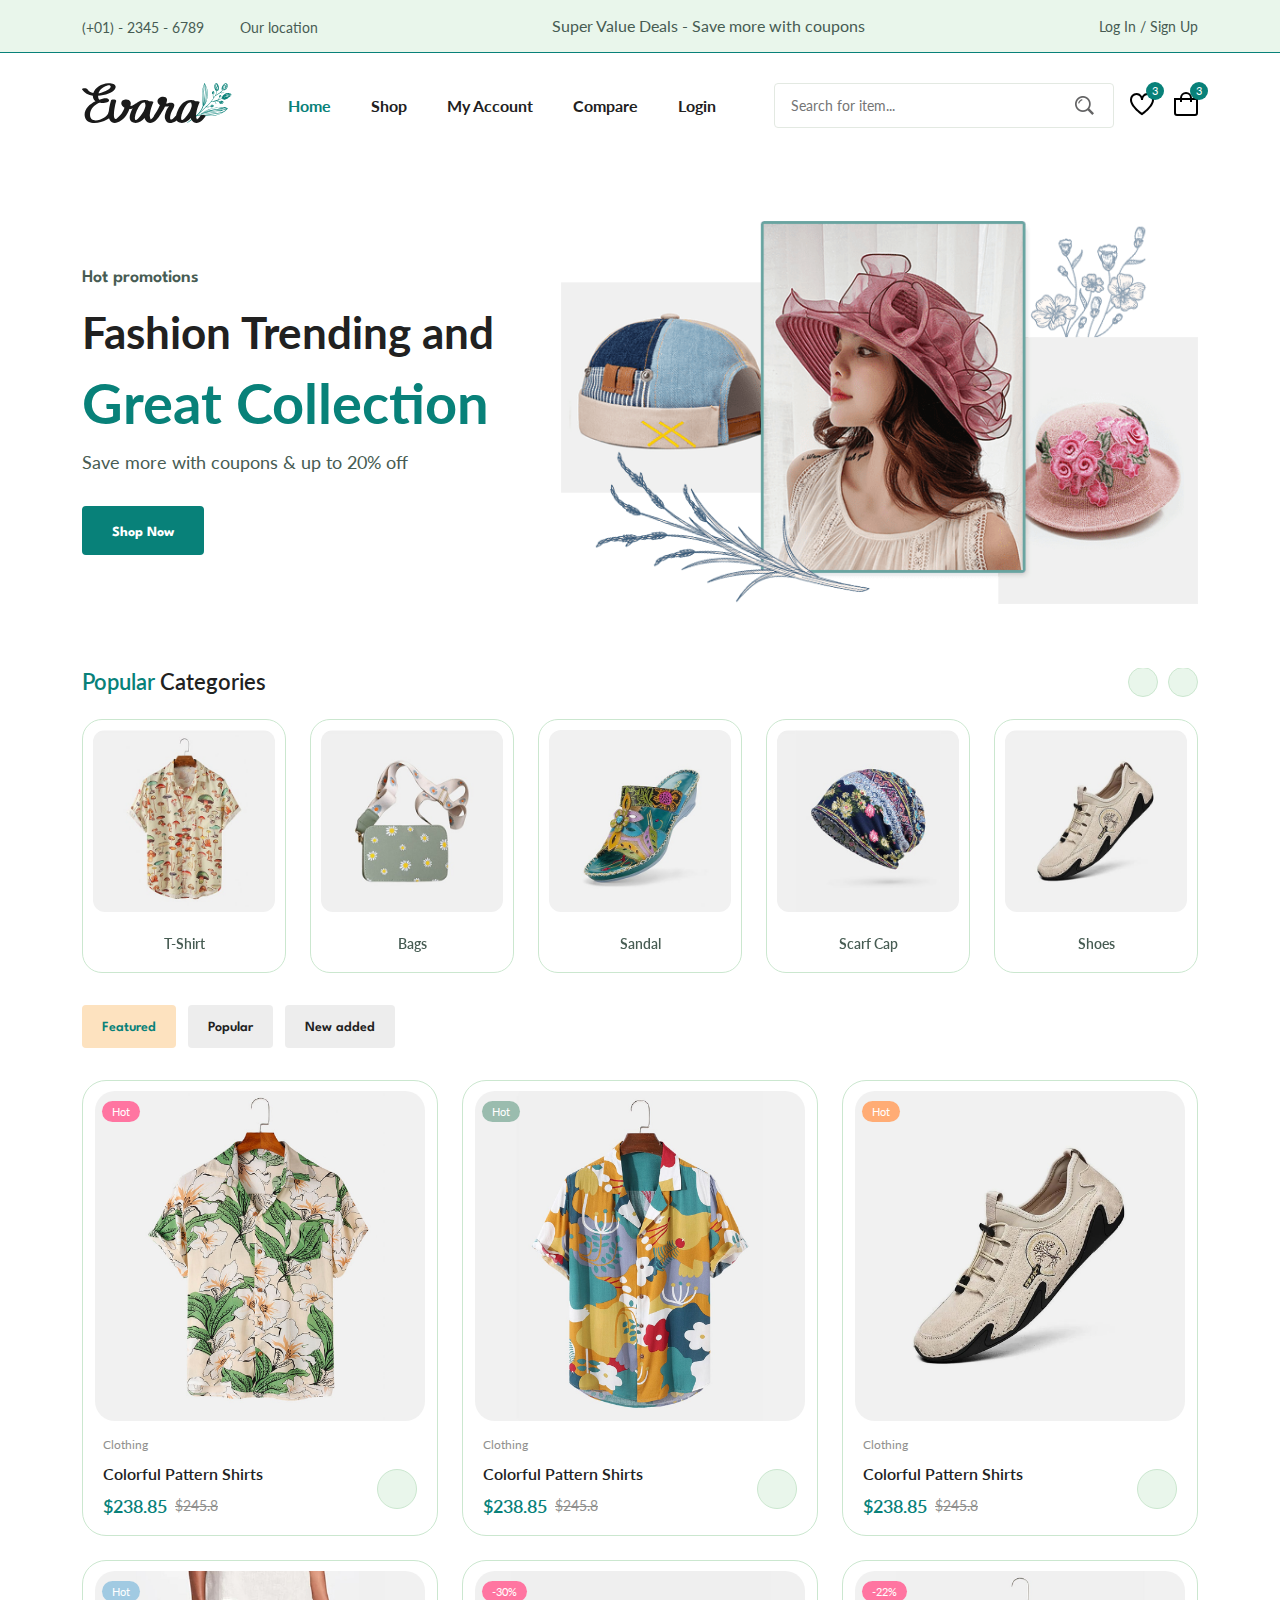
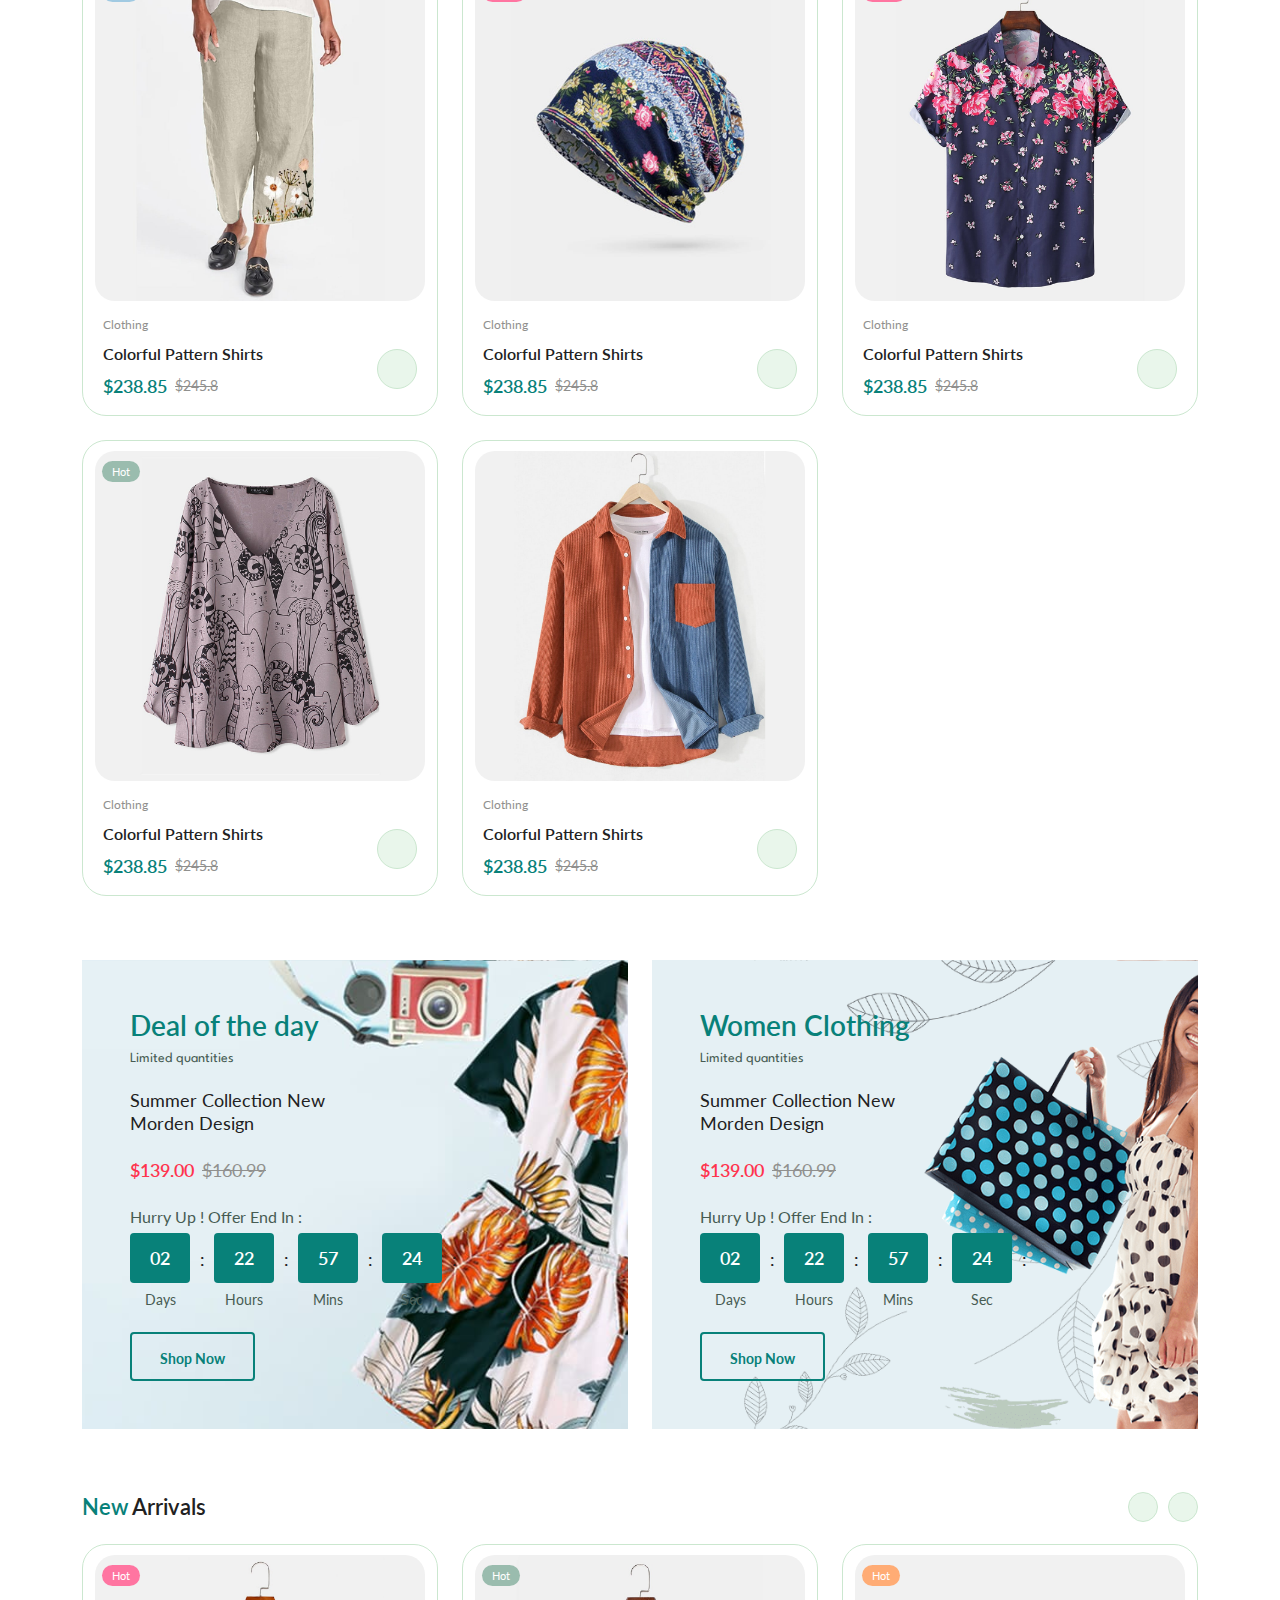
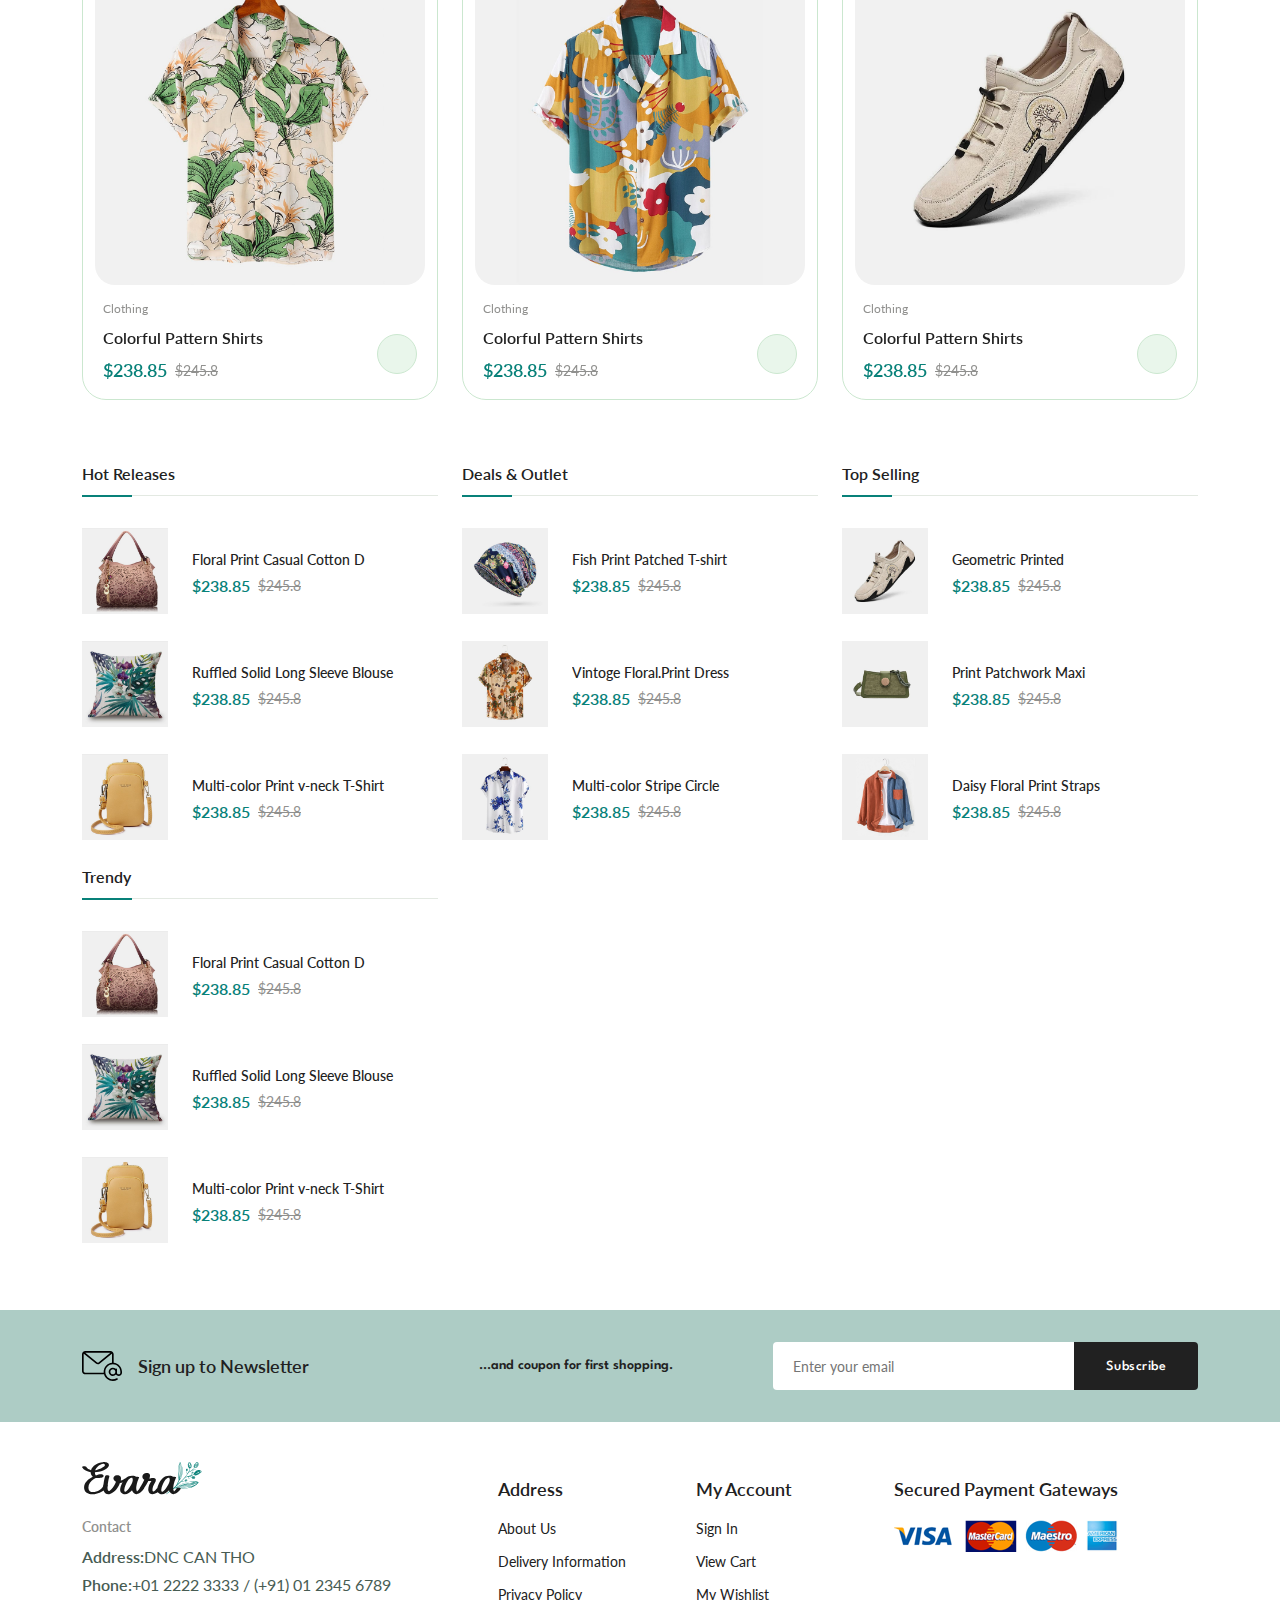
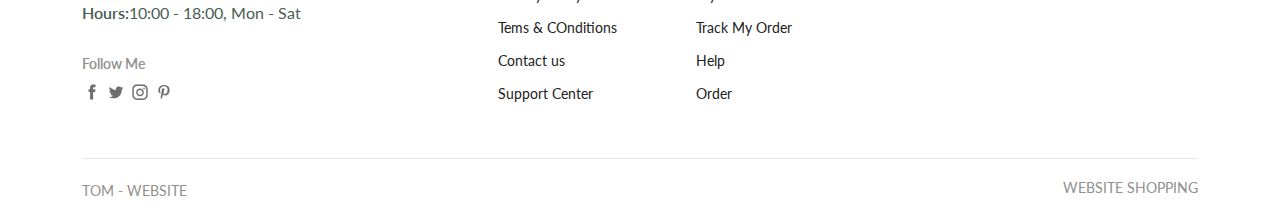
<file: index.html>
<!DOCTYPE html>
<html lang="en">
  <head>
    <meta charset="UTF-8" />
    <meta name="viewport" content="width=device-width, initial-scale=1.0" />

    <!--=============== FLATICON ===============-->
    <link rel="stylesheet" href="https://cdn-uicons.flaticon.com/uicons-regular-straight/css/uicons-regular-straight.css" />

    <!--=============== SWIPER CSS ===============-->
    <link
    rel="stylesheet"
    href="https://cdn.jsdelivr.net/npm/swiper@11/swiper-bundle.min.css"
  />

    <!--=============== CSS ===============-->
    <link rel="stylesheet" href="assets/css/styles.css" />

    <title>Website-shopping</title>
  </head>
  <body>



    <!--=============== HEADER ===============-->
    <header class="header">
      <div class="header__top">
        <div class="header__container container">
          <div class="header__contact">
            <span>(+01) - 2345 - 6789</span>
            <span>Our location</span>
          </div>
          <p class="header_alert-news">
            Super Value Deals - Save more with coupons
          </p>

          <a href="login-register.html" class="header__top-action">
            Log In / Sign Up
          </a>
        </div>
      </div>


      <nav class="nav container">
        <a href="index.html" class="nav__logo">
          <img src="assets/img/logo.svg" alt="" class="nav__logo-img">
        </a>
        <div class="nav__menu" id="nav-menu">
          <!--create when code done do here-->
          <div class="nav__menu-top">
            <a href="index.html" class="nav__menu-logo">
              <img src="assets/img/logo.svg" alt="">
            </a>

            <div class="nav__close" id="nav-close">
              <i class="fi fi-rs-cross-small"></i>
            </div>
          </div>
          <!---->
          <ul class="nav__list">

               <li class="nav__item">
                <a href="index.html" class="nav__link active-link">Home</a>
               </li>

               <li class="nav__item">
                <a href="shop.html" class="nav__link">Shop</a>
               </li>

               <li class="nav__item">
                <a href="accounts.html" class="nav__link">My Account</a>
               </li>

               <li class="nav__item">
                <a href="compare.html" class="nav__link">Compare</a>
               </li>

               <li class="nav__item">
                <a href="login-register.html" class="nav__link">Login</a>
               </li>

          </ul>
          <div class="header__search">
            <input type="text" placeholder="Search for item..." 
            class="form__input"/>
            <button class="search__btn">
              <img src="assets/img/search.png" alt="">
            </button>
          </div>
        </div>

   <div class="header__user-actions">

      <a href="wishlist.html" class="header__action-btn">
        <img src="assets/img/icon-heart.svg" alt="">
        <span class="count">3</span>
      </a>

      <a href="cart.html" class="header__action-btn">
        <img src="assets/img/icon-cart.svg" alt="">
        <span class="count">3</span>
      </a>

      <!--create after when code done-->
      <div class="header__action-btn nav__toggle" id="nav-toggle">
        <img src="assets/img/menu-burger.svg" alt="">
      </div>
      <!---->
    </div>
      </nav>
    </header>




    <!--=============== MAIN ===============-->
    <main class="main">
      <!--=============== HOME ===============-->
      <section class="home section--lg">
        <div class="home__container container grid">
          <div class="home__content">
            <span class="home__subtitle">Hot promotions</span>
            <h1 class="home__title">
              Fashion Trending and <span>Great Collection</span>
            </h1>
            <p class="home__description">
              Save more with coupons & up to 20% off
            </p>
            <a href="" class="btn">Shop Now</a>
          </div>
          <img src="assets/img/home-img.png" alt="" class="home__img">
        </div>
      </section>

      <!--=============== CATEGORIES ===============-->
      <section class="categories container seciton">
        <h3 class="section__title"><span>Popular</span> Categories</h3>
        <div class="categories__container swiper">
          <div class="swiper-wrapper">
            <!--product -->
            <a href="" class="category__item swiper-slide">
              <img src="assets/img/category-1.jpg" alt="" class="category__img">
           
                <h3 class="category__title">T-Shirt</h3>
            </a>

             <!--product -->
             <a href="" class="category__item swiper-slide">
              <img src="assets/img/category-2.jpg" alt="" class="category__img">
           
                <h3 class="category__title">Bags</h3>
            </a>

             <!--product -->
             <a href="" class="category__item swiper-slide">
              <img src="assets/img/category-3.jpg" alt="" class="category__img">
           
                <h3 class="category__title">Sandal</h3>
            </a>

             <!--product -->
             <a href="" class="category__item swiper-slide">
              <img src="assets/img/category-4.jpg" alt="" class="category__img">
           
                <h3 class="category__title">Scarf Cap</h3>
            </a>


             <!--product -->
             <a href="" class="category__item swiper-slide">
              <img src="assets/img/category-5.jpg" alt="" class="category__img">
           
                <h3 class="category__title">Shoes</h3>
            </a>
             <!--product -->
             <a href="" class="category__item swiper-slide">
              <img src="assets/img/category-6.jpg" alt="" class="category__img">
           
                <h3 class="category__title">Pillowcase</h3>
            </a>
             <!--product -->
             <a href="" class="category__item swiper-slide">
              <img src="assets/img/category-7.jpg" alt="" class="category__img">
           
                <h3 class="category__title">Jumpsuit</h3>
            </a>

             <!--product -->
             <a href="" class="category__item swiper-slide">
              <img src="assets/img/category-8.jpg" alt="" class="category__img">
           
                <h3 class="category__title">Hats</h3>
            </a>

          </div>
            <div class="swiper-button-next">
              <i class="fi fi-rs-angle-right"></i>
            </div>
            <div class="swiper-button-prev">
              <i class="fi fi-rs-angle-left"></i>
            </div>
        </div>
      </section>

      <!--=============== PRODUCTS ===============-->
      <section class="products section container">
        <div class="tab__btns">
          <span class="tab__btn active-tab" data-target="#featured">Featured</span>
          <span class="tab__btn" data-target="#popular">Popular</span>
          <span class="tab__btn" data-target="#new">New added</span>
        </div>


      <div class="tab__items">
        <div class="tab__item active-tab"  content  id="featured">
          <div class="products__container grid">
            <!--product-->
            <div class="product__item">
                <div class="product__banner">
                  <a href="" class="product__images">
                    <img src="assets/img/product-9-1.jpg" alt="" class="product__img default">
                    <img src="assets/img/product-9-2.jpg" alt="" class="product__img hover">
                  </a>

                  <div class="product__actions">
                    <a href="#" class="action__btn" aria-label="Quick View">
                      <i class="fi fi-rs-eye"></i>
                    </a>

                    <a href="#" class="action__btn" aria-label="Add to Wishlist">
                      <i class="fi fi-rs-heart"></i>
                    </a>

                    <a href="#" class="action__btn" aria-label="Compare">
                      <i class="fi fi-rs-shuffle"></i>
                    </a>
                  </div>


                  <div class="product__badge light-pink">Hot</div>
                </div>
                <div class="product__content">
                  <span class="product__category">Clothing</span>
                  <a href="">
                    <h3 class="product__title">Colorful Pattern Shirts</h3>
                  </a>
                  <div class="product__rating">
                    <i class="fi fi-rs-star"></i>
                    <i class="fi fi-rs-star"></i>
                    <i class="fi fi-rs-star"></i>
                    <i class="fi fi-rs-star"></i>
                    <i class="fi fi-rs-star"></i>
                  </div>
                  <div class="product__price flex">
                    <span class="new__price">$238.85</span>
                    <span class="old__price">$245.8</span>
                  </div>
                  <a href="" class="action__btn cart__btn" aria-label="Add To Cart">
                    <i class="fi fi-rs-shopping-bag-add"></i>
                  </a>
                </div>
            </div>
               <!--product-->
               <div class="product__item">
                <div class="product__banner">
                  <a href="" class="product__images">
                    <img src="assets/img/product-2-1.jpg" alt="" class="product__img default">
                    <img src="assets/img/product-2-2.jpg" alt="" class="product__img hover">
                  </a>

                  <div class="product__actions">
                    <a href="#" class="action__btn" aria-label="Quick View">
                      <i class="fi fi-rs-eye"></i>
                    </a>

                    <a href="#" class="action__btn" aria-label="Add to Wishlist">
                      <i class="fi fi-rs-heart"></i>
                    </a>

                    <a href="#" class="action__btn" aria-label="Compare">
                      <i class="fi fi-rs-shuffle"></i>
                    </a>
                  </div>


                  <div class="product__badge light-green">Hot</div>
                </div>
                <div class="product__content">
                  <span class="product__category">Clothing</span>
                  <a href="">
                    <h3 class="product__title">Colorful Pattern Shirts</h3>
                  </a>
                  <div class="product__rating">
                    <i class="fi fi-rs-star"></i>
                    <i class="fi fi-rs-star"></i>
                    <i class="fi fi-rs-star"></i>
                    <i class="fi fi-rs-star"></i>
                    <i class="fi fi-rs-star"></i>
                  </div>
                  <div class="product__price flex">
                    <span class="new__price">$238.85</span>
                    <span class="old__price">$245.8</span>
                  </div>
                  <a href="" class="action__btn cart__btn" aria-label="Add To Cart">
                    <i class="fi fi-rs-shopping-bag-add"></i>
                  </a>
                </div>
            </div>
               <!--product-->
               <div class="product__item">
                <div class="product__banner">
                  <a href="" class="product__images">
                    <img src="assets/img/product-3-1.jpg" alt="" class="product__img default">
                    <img src="assets/img/product-3-2.jpg" alt="" class="product__img hover">
                  </a>

                  <div class="product__actions">
                    <a href="#" class="action__btn" aria-label="Quick View">
                      <i class="fi fi-rs-eye"></i>
                    </a>

                    <a href="#" class="action__btn" aria-label="Add to Wishlist">
                      <i class="fi fi-rs-heart"></i>
                    </a>

                    <a href="#" class="action__btn" aria-label="Compare">
                      <i class="fi fi-rs-shuffle"></i>
                    </a>
                  </div>


                  <div class="product__badge light-orange">Hot</div>
                </div>
                <div class="product__content">
                  <span class="product__category">Clothing</span>
                  <a href="">
                    <h3 class="product__title">Colorful Pattern Shirts</h3>
                  </a>
                  <div class="product__rating">
                    <i class="fi fi-rs-star"></i>
                    <i class="fi fi-rs-star"></i>
                    <i class="fi fi-rs-star"></i>
                    <i class="fi fi-rs-star"></i>
                    <i class="fi fi-rs-star"></i>
                  </div>
                  <div class="product__price flex">
                    <span class="new__price">$238.85</span>
                    <span class="old__price">$245.8</span>
                  </div>
                  <a href="" class="action__btn cart__btn" aria-label="Add To Cart">
                    <i class="fi fi-rs-shopping-bag-add"></i>
                  </a>
                </div>
            </div>
               <!--product-->
               <div class="product__item">
                <div class="product__banner">
                  <a href="" class="product__images">
                    <img src="assets/img/product-4-1.jpg" alt="" class="product__img default">
                    <img src="assets/img/product-4-2.jpg" alt="" class="product__img hover">
                  </a>

                  <div class="product__actions">
                    <a href="#" class="action__btn" aria-label="Quick View">
                      <i class="fi fi-rs-eye"></i>
                    </a>

                    <a href="#" class="action__btn" aria-label="Add to Wishlist">
                      <i class="fi fi-rs-heart"></i>
                    </a>

                    <a href="#" class="action__btn" aria-label="Compare">
                      <i class="fi fi-rs-shuffle"></i>
                    </a>
                  </div>


                  <div class="product__badge light-blue">Hot</div>
                </div>
                <div class="product__content">
                  <span class="product__category">Clothing</span>
                  <a href="">
                    <h3 class="product__title">Colorful Pattern Shirts</h3>
                  </a>
                  <div class="product__rating">
                    <i class="fi fi-rs-star"></i>
                    <i class="fi fi-rs-star"></i>
                    <i class="fi fi-rs-star"></i>
                    <i class="fi fi-rs-star"></i>
                    <i class="fi fi-rs-star"></i>
                  </div>
                  <div class="product__price flex">
                    <span class="new__price">$238.85</span>
                    <span class="old__price">$245.8</span>
                  </div>
                  <a href="" class="action__btn cart__btn" aria-label="Add To Cart">
                    <i class="fi fi-rs-shopping-bag-add"></i>
                  </a>
                </div>
            </div>
               <!--product-->
               <div class="product__item">
                <div class="product__banner">
                  <a href="" class="product__images">
                    <img src="assets/img/product-5-1.jpg" alt="" class="product__img default">
                    <img src="assets/img/product-5-2.jpg" alt="" class="product__img hover">
                  </a>

                  <div class="product__actions">
                    <a href="#" class="action__btn" aria-label="Quick View">
                      <i class="fi fi-rs-eye"></i>
                    </a>

                    <a href="#" class="action__btn" aria-label="Add to Wishlist">
                      <i class="fi fi-rs-heart"></i>
                    </a>

                    <a href="#" class="action__btn" aria-label="Compare">
                      <i class="fi fi-rs-shuffle"></i>
                    </a>
                  </div>


                  <div class="product__badge light-pink">-30%</div>
                </div>
                <div class="product__content">
                  <span class="product__category">Clothing</span>
                  <a href="">
                    <h3 class="product__title">Colorful Pattern Shirts</h3>
                  </a>
                  <div class="product__rating">
                    <i class="fi fi-rs-star"></i>
                    <i class="fi fi-rs-star"></i>
                    <i class="fi fi-rs-star"></i>
                    <i class="fi fi-rs-star"></i>
                    <i class="fi fi-rs-star"></i>
                  </div>
                  <div class="product__price flex">
                    <span class="new__price">$238.85</span>
                    <span class="old__price">$245.8</span>
                  </div>
                  <a href="" class="action__btn cart__btn" aria-label="Add To Cart">
                    <i class="fi fi-rs-shopping-bag-add"></i>
                  </a>
                </div>
            </div>
               <!--product-->
               <div class="product__item">
                <div class="product__banner">
                  <a href="" class="product__images">
                    <img src="assets/img/product-6-1.jpg" alt="" class="product__img default">
                    <img src="assets/img/product-6-2.jpg" alt="" class="product__img hover">
                  </a>

                  <div class="product__actions">
                    <a href="#" class="action__btn" aria-label="Quick View">
                      <i class="fi fi-rs-eye"></i>
                    </a>

                    <a href="#" class="action__btn" aria-label="Add to Wishlist">
                      <i class="fi fi-rs-heart"></i>
                    </a>

                    <a href="#" class="action__btn" aria-label="Compare">
                      <i class="fi fi-rs-shuffle"></i>
                    </a>
                  </div>


                  <div class="product__badge light-pink">-22%</div>
                </div>
                <div class="product__content">
                  <span class="product__category">Clothing</span>
                  <a href="">
                    <h3 class="product__title">Colorful Pattern Shirts</h3>
                  </a>
                  <div class="product__rating">
                    <i class="fi fi-rs-star"></i>
                    <i class="fi fi-rs-star"></i>
                    <i class="fi fi-rs-star"></i>
                    <i class="fi fi-rs-star"></i>
                    <i class="fi fi-rs-star"></i>
                  </div>
                  <div class="product__price flex">
                    <span class="new__price">$238.85</span>
                    <span class="old__price">$245.8</span>
                  </div>
                  <a href="" class="action__btn cart__btn" aria-label="Add To Cart">
                    <i class="fi fi-rs-shopping-bag-add"></i>
                  </a>
                </div>
            </div>
               <!--product-->
               <div class="product__item">
                <div class="product__banner">
                  <a href="details.html" class="product__images">
                    <img src="assets/img/product-7-1.jpg" alt="" class="product__img default">
                    <img src="assets/img/product-7-2.jpg" alt="" class="product__img hover">
                  </a>

                  <div class="product__actions">
                    <a href="#" class="action__btn" aria-label="Quick View">
                      <i class="fi fi-rs-eye"></i>
                    </a>

                    <a href="#" class="action__btn" aria-label="Add to Wishlist">
                      <i class="fi fi-rs-heart"></i>
                    </a>

                    <a href="#" class="action__btn" aria-label="Compare">
                      <i class="fi fi-rs-shuffle"></i>
                    </a>
                  </div>


                  <div class="product__badge light-green">Hot</div>
                </div>
                <div class="product__content">
                  <span class="product__category">Clothing</span>
                  <a href="">
                    <h3 class="product__title">Colorful Pattern Shirts</h3>
                  </a>
                  <div class="product__rating">
                    <i class="fi fi-rs-star"></i>
                    <i class="fi fi-rs-star"></i>
                    <i class="fi fi-rs-star"></i>
                    <i class="fi fi-rs-star"></i>
                    <i class="fi fi-rs-star"></i>
                  </div>
                  <div class="product__price flex">
                    <span class="new__price">$238.85</span>
                    <span class="old__price">$245.8</span>
                  </div>
                  <a href="" class="action__btn cart__btn" aria-label="Add To Cart">
                    <i class="fi fi-rs-shopping-bag-add"></i>
                  </a>
                </div>
            </div>
               <!--product-->
               <div class="product__item">
                <div class="product__banner">
                  <a href="details.html" class="product__images">
                    <img src="assets/img/product-8-1.jpg" alt="" class="product__img default">
                    <img src="assets/img/product-8-2.jpg" alt="" class="product__img hover">
                  </a>

                  <div class="product__actions">
                    <a href="details.html" class="action__btn" aria-label="Quick View">
                      <i class="fi fi-rs-eye"></i>
                    </a>

                    <a href="#" class="action__btn" aria-label="Add to Wishlist">
                      <i class="fi fi-rs-heart"></i>
                    </a>

                    <a href="#" class="action__btn" aria-label="Compare">
                      <i class="fi fi-rs-shuffle"></i>
                    </a>
                  </div>


             
                </div>
                <div class="product__content">
                  <span class="product__category">Clothing</span>
                  <a href="details.html">
                    <h3 class="product__title">Colorful Pattern Shirts</h3>
                  </a>
                  <div class="product__rating">
                    <i class="fi fi-rs-star"></i>
                    <i class="fi fi-rs-star"></i>
                    <i class="fi fi-rs-star"></i>
                    <i class="fi fi-rs-star"></i>
                    <i class="fi fi-rs-star"></i>
                  </div>
                  <div class="product__price flex">
                    <span class="new__price">$238.85</span>
                    <span class="old__price">$245.8</span>
                  </div>
                  <a href="" class="action__btn cart__btn" aria-label="Add To Cart">
                    <i class="fi fi-rs-shopping-bag-add"></i>
                  </a>
                </div>
            </div>
          
          </div>
        </div>

        <div class="tab__item"   content   id="popular">
          <div class="products__container grid">
            <!--product-->
            <div class="product__item">
                <div class="product__banner">
                  <a href="details.html" class="product__images">
                    <img src="assets/img/product-1-1.jpg" alt="" class="product__img default">
                    <img src="assets/img/product-1-2.jpg" alt="" class="product__img hover">
                  </a>

                  <div class="product__actions">
                    <a href="#" class="action__btn" aria-label="Quick View">
                      <i class="fi fi-rs-eye"></i>
                    </a>

                    <a href="#" class="action__btn" aria-label="Add to Wishlist">
                      <i class="fi fi-rs-heart"></i>
                    </a>

                    <a href="#" class="action__btn" aria-label="Compare">
                      <i class="fi fi-rs-shuffle"></i>
                    </a>
                  </div>


                  <div class="product__badge light-pink">Hot</div>
                </div>
                <div class="product__content">
                  <span class="product__category">Clothing</span>
                  <a href="">
                    <h3 class="product__title">Colorful Pattern Shirts</h3>
                  </a>
                  <div class="product__rating">
                    <i class="fi fi-rs-star"></i>
                    <i class="fi fi-rs-star"></i>
                    <i class="fi fi-rs-star"></i>
                    <i class="fi fi-rs-star"></i>
                    <i class="fi fi-rs-star"></i>
                  </div>
                  <div class="product__price flex">
                    <span class="new__price">$238.85</span>
                    <span class="old__price">$245.8</span>
                  </div>
                  <a href="" class="action__btn cart__btn" aria-label="Add To Cart">
                    <i class="fi fi-rs-shopping-bag-add"></i>
                  </a>
                </div>
            </div>
               <!--product-->
               <div class="product__item">
                <div class="product__banner">
                  <a href="" class="product__images">
                    <img src="assets/img/product-2-1.jpg" alt="" class="product__img default">
                    <img src="assets/img/product-2-2.jpg" alt="" class="product__img hover">
                  </a>

                  <div class="product__actions">
                    <a href="#" class="action__btn" aria-label="Quick View">
                      <i class="fi fi-rs-eye"></i>
                    </a>

                    <a href="#" class="action__btn" aria-label="Add to Wishlist">
                      <i class="fi fi-rs-heart"></i>
                    </a>

                    <a href="#" class="action__btn" aria-label="Compare">
                      <i class="fi fi-rs-shuffle"></i>
                    </a>
                  </div>


                  <div class="product__badge light-green">Hot</div>
                </div>
                <div class="product__content">
                  <span class="product__category">Clothing</span>
                  <a href="">
                    <h3 class="product__title">Colorful Pattern Shirts</h3>
                  </a>
                  <div class="product__rating">
                    <i class="fi fi-rs-star"></i>
                    <i class="fi fi-rs-star"></i>
                    <i class="fi fi-rs-star"></i>
                    <i class="fi fi-rs-star"></i>
                    <i class="fi fi-rs-star"></i>
                  </div>
                  <div class="product__price flex">
                    <span class="new__price">$238.85</span>
                    <span class="old__price">$245.8</span>
                  </div>
                  <a href="" class="action__btn cart__btn" aria-label="Add To Cart">
                    <i class="fi fi-rs-shopping-bag-add"></i>
                  </a>
                </div>
            </div>
               <!--product-->
               <div class="product__item">
                <div class="product__banner">
                  <a href="" class="product__images">
                    <img src="assets/img/product-10-1.jpg" alt="" class="product__img default">
                    <img src="assets/img/product-10-2.jpg" alt="" class="product__img hover">
                  </a>

                  <div class="product__actions">
                    <a href="#" class="action__btn" aria-label="Quick View">
                      <i class="fi fi-rs-eye"></i>
                    </a>

                    <a href="#" class="action__btn" aria-label="Add to Wishlist">
                      <i class="fi fi-rs-heart"></i>
                    </a>

                    <a href="#" class="action__btn" aria-label="Compare">
                      <i class="fi fi-rs-shuffle"></i>
                    </a>
                  </div>


                  <div class="product__badge light-orange">Hot</div>
                </div>
                <div class="product__content">
                  <span class="product__category">Clothing</span>
                  <a href="">
                    <h3 class="product__title">Colorful Pattern Shirts</h3>
                  </a>
                  <div class="product__rating">
                    <i class="fi fi-rs-star"></i>
                    <i class="fi fi-rs-star"></i>
                    <i class="fi fi-rs-star"></i>
                    <i class="fi fi-rs-star"></i>
                    <i class="fi fi-rs-star"></i>
                  </div>
                  <div class="product__price flex">
                    <span class="new__price">$238.85</span>
                    <span class="old__price">$245.8</span>
                  </div>
                  <a href="" class="action__btn cart__btn" aria-label="Add To Cart">
                    <i class="fi fi-rs-shopping-bag-add"></i>
                  </a>
                </div>
            </div>
               <!--product-->
               <div class="product__item">
                <div class="product__banner">
                  <a href="" class="product__images">
                    <img src="assets/img/product-4-1.jpg" alt="" class="product__img default">
                    <img src="assets/img/product-4-2.jpg" alt="" class="product__img hover">
                  </a>

                  <div class="product__actions">
                    <a href="#" class="action__btn" aria-label="Quick View">
                      <i class="fi fi-rs-eye"></i>
                    </a>

                    <a href="#" class="action__btn" aria-label="Add to Wishlist">
                      <i class="fi fi-rs-heart"></i>
                    </a>

                    <a href="#" class="action__btn" aria-label="Compare">
                      <i class="fi fi-rs-shuffle"></i>
                    </a>
                  </div>


                  <div class="product__badge light-blue">Hot</div>
                </div>
                <div class="product__content">
                  <span class="product__category">Clothing</span>
                  <a href="">
                    <h3 class="product__title">Colorful Pattern Shirts</h3>
                  </a>
                  <div class="product__rating">
                    <i class="fi fi-rs-star"></i>
                    <i class="fi fi-rs-star"></i>
                    <i class="fi fi-rs-star"></i>
                    <i class="fi fi-rs-star"></i>
                    <i class="fi fi-rs-star"></i>
                  </div>
                  <div class="product__price flex">
                    <span class="new__price">$238.85</span>
                    <span class="old__price">$245.8</span>
                  </div>
                  <a href="" class="action__btn cart__btn" aria-label="Add To Cart">
                    <i class="fi fi-rs-shopping-bag-add"></i>
                  </a>
                </div>
            </div>
               <!--product-->
               <div class="product__item">
                <div class="product__banner">
                  <a href="" class="product__images">
                    <img src="assets/img/product-5-1.jpg" alt="" class="product__img default">
                    <img src="assets/img/product-5-2.jpg" alt="" class="product__img hover">
                  </a>

                  <div class="product__actions">
                    <a href="#" class="action__btn" aria-label="Quick View">
                      <i class="fi fi-rs-eye"></i>
                    </a>

                    <a href="#" class="action__btn" aria-label="Add to Wishlist">
                      <i class="fi fi-rs-heart"></i>
                    </a>

                    <a href="#" class="action__btn" aria-label="Compare">
                      <i class="fi fi-rs-shuffle"></i>
                    </a>
                  </div>


                  <div class="product__badge light-pink">-30%</div>
                </div>
                <div class="product__content">
                  <span class="product__category">Clothing</span>
                  <a href="">
                    <h3 class="product__title">Colorful Pattern Shirts</h3>
                  </a>
                  <div class="product__rating">
                    <i class="fi fi-rs-star"></i>
                    <i class="fi fi-rs-star"></i>
                    <i class="fi fi-rs-star"></i>
                    <i class="fi fi-rs-star"></i>
                    <i class="fi fi-rs-star"></i>
                  </div>
                  <div class="product__price flex">
                    <span class="new__price">$238.85</span>
                    <span class="old__price">$245.8</span>
                  </div>
                  <a href="" class="action__btn cart__btn" aria-label="Add To Cart">
                    <i class="fi fi-rs-shopping-bag-add"></i>
                  </a>
                </div>
            </div>
               <!--product-->
               <div class="product__item">
                <div class="product__banner">
                  <a href="" class="product__images">
                    <img src="assets/img/product-11-1.jpg" alt="" class="product__img default">
                    <img src="assets/img/product-11-2.jpg" alt="" class="product__img hover">
                  </a>

                  <div class="product__actions">
                    <a href="#" class="action__btn" aria-label="Quick View">
                      <i class="fi fi-rs-eye"></i>
                    </a>

                    <a href="#" class="action__btn" aria-label="Add to Wishlist">
                      <i class="fi fi-rs-heart"></i>
                    </a>

                    <a href="#" class="action__btn" aria-label="Compare">
                      <i class="fi fi-rs-shuffle"></i>
                    </a>
                  </div>


                  <div class="product__badge light-pink">-22%</div>
                </div>
                <div class="product__content">
                  <span class="product__category">Clothing</span>
                  <a href="">
                    <h3 class="product__title">Colorful Pattern Shirts</h3>
                  </a>
                  <div class="product__rating">
                    <i class="fi fi-rs-star"></i>
                    <i class="fi fi-rs-star"></i>
                    <i class="fi fi-rs-star"></i>
                    <i class="fi fi-rs-star"></i>
                    <i class="fi fi-rs-star"></i>
                  </div>
                  <div class="product__price flex">
                    <span class="new__price">$238.85</span>
                    <span class="old__price">$245.8</span>
                  </div>
                  <a href="" class="action__btn cart__btn" aria-label="Add To Cart">
                    <i class="fi fi-rs-shopping-bag-add"></i>
                  </a>
                </div>
            </div>
               <!--product-->
               <div class="product__item">
                <div class="product__banner">
                  <a href="" class="product__images">
                    <img src="assets/img/product-7-1.jpg" alt="" class="product__img default">
                    <img src="assets/img/product-7-2.jpg" alt="" class="product__img hover">
                  </a>

                  <div class="product__actions">
                    <a href="#" class="action__btn" aria-label="Quick View">
                      <i class="fi fi-rs-eye"></i>
                    </a>

                    <a href="#" class="action__btn" aria-label="Add to Wishlist">
                      <i class="fi fi-rs-heart"></i>
                    </a>

                    <a href="#" class="action__btn" aria-label="Compare">
                      <i class="fi fi-rs-shuffle"></i>
                    </a>
                  </div>


                  <div class="product__badge light-green">Hot</div>
                </div>
                <div class="product__content">
                  <span class="product__category">Clothing</span>
                  <a href="">
                    <h3 class="product__title">Colorful Pattern Shirts</h3>
                  </a>
                  <div class="product__rating">
                    <i class="fi fi-rs-star"></i>
                    <i class="fi fi-rs-star"></i>
                    <i class="fi fi-rs-star"></i>
                    <i class="fi fi-rs-star"></i>
                    <i class="fi fi-rs-star"></i>
                  </div>
                  <div class="product__price flex">
                    <span class="new__price">$238.85</span>
                    <span class="old__price">$245.8</span>
                  </div>
                  <a href="" class="action__btn cart__btn" aria-label="Add To Cart">
                    <i class="fi fi-rs-shopping-bag-add"></i>
                  </a>
                </div>
            </div>
               <!--product-->
               <div class="product__item">
                <div class="product__banner">
                  <a href="details.html" class="product__images">
                    <img src="assets/img/product-8-1.jpg" alt="" class="product__img default">
                    <img src="assets/img/product-8-2.jpg" alt="" class="product__img hover">
                  </a>

                  <div class="product__actions">
                    <a href="details.html" class="action__btn" aria-label="Quick View">
                      <i class="fi fi-rs-eye"></i>
                    </a>

                    <a href="#" class="action__btn" aria-label="Add to Wishlist">
                      <i class="fi fi-rs-heart"></i>
                    </a>

                    <a href="#" class="action__btn" aria-label="Compare">
                      <i class="fi fi-rs-shuffle"></i>
                    </a>
                  </div>


             
                </div>
                <div class="product__content">
                  <span class="product__category">Clothing</span>
                  <a href="details.html">
                    <h3 class="product__title">Colorful Pattern Shirts</h3>
                  </a>
                  <div class="product__rating">
                    <i class="fi fi-rs-star"></i>
                    <i class="fi fi-rs-star"></i>
                    <i class="fi fi-rs-star"></i>
                    <i class="fi fi-rs-star"></i>
                    <i class="fi fi-rs-star"></i>
                  </div>
                  <div class="product__price flex">
                    <span class="new__price">$238.85</span>
                    <span class="old__price">$245.8</span>
                  </div>
                  <a href="" class="action__btn cart__btn" aria-label="Add To Cart">
                    <i class="fi fi-rs-shopping-bag-add"></i>
                  </a>
                </div>
            </div>
          
          </div>
        </div>

        <div class="tab__item"  content    id="new">
          <div class="products__container grid">
            <!--product-->
            <div class="product__item">
                <div class="product__banner">
                  <a href="" class="product__images">
                    <img src="assets/img/product-1-1.jpg" alt="" class="product__img default">
                    <img src="assets/img/product-1-2.jpg" alt="" class="product__img hover">
                  </a>

                  <div class="product__actions">
                    <a href="#" class="action__btn" aria-label="Quick View">
                      <i class="fi fi-rs-eye"></i>
                    </a>

                    <a href="#" class="action__btn" aria-label="Add to Wishlist">
                      <i class="fi fi-rs-heart"></i>
                    </a>

                    <a href="#" class="action__btn" aria-label="Compare">
                      <i class="fi fi-rs-shuffle"></i>
                    </a>
                  </div>


                  <div class="product__badge light-pink">Hot</div>
                </div>
                <div class="product__content">
                  <span class="product__category">Clothing</span>
                  <a href="">
                    <h3 class="product__title">Colorful Pattern Shirts</h3>
                  </a>
                  <div class="product__rating">
                    <i class="fi fi-rs-star"></i>
                    <i class="fi fi-rs-star"></i>
                    <i class="fi fi-rs-star"></i>
                    <i class="fi fi-rs-star"></i>
                    <i class="fi fi-rs-star"></i>
                  </div>
                  <div class="product__price flex">
                    <span class="new__price">$238.85</span>
                    <span class="old__price">$245.8</span>
                  </div>
                  <a href="" class="action__btn cart__btn" aria-label="Add To Cart">
                    <i class="fi fi-rs-shopping-bag-add"></i>
                  </a>
                </div>
            </div>
               <!--product-->
               <div class="product__item">
                <div class="product__banner">
                  <a href="" class="product__images">
                    <img src="assets/img/product-12-1.jpg" alt="" class="product__img default">
                    <img src="assets/img/product-12-2.jpg" alt="" class="product__img hover">
                  </a>

                  <div class="product__actions">
                    <a href="#" class="action__btn" aria-label="Quick View">
                      <i class="fi fi-rs-eye"></i>
                    </a>

                    <a href="#" class="action__btn" aria-label="Add to Wishlist">
                      <i class="fi fi-rs-heart"></i>
                    </a>

                    <a href="#" class="action__btn" aria-label="Compare">
                      <i class="fi fi-rs-shuffle"></i>
                    </a>
                  </div>


                  <div class="product__badge light-green">Hot</div>
                </div>
                <div class="product__content">
                  <span class="product__category">Clothing</span>
                  <a href="">
                    <h3 class="product__title">Colorful Pattern Shirts</h3>
                  </a>
                  <div class="product__rating">
                    <i class="fi fi-rs-star"></i>
                    <i class="fi fi-rs-star"></i>
                    <i class="fi fi-rs-star"></i>
                    <i class="fi fi-rs-star"></i>
                    <i class="fi fi-rs-star"></i>
                  </div>
                  <div class="product__price flex">
                    <span class="new__price">$238.85</span>
                    <span class="old__price">$245.8</span>
                  </div>
                  <a href="" class="action__btn cart__btn" aria-label="Add To Cart">
                    <i class="fi fi-rs-shopping-bag-add"></i>
                  </a>
                </div>
            </div>
               <!--product-->
               <div class="product__item">
                <div class="product__banner">
                  <a href="" class="product__images">
                    <img src="assets/img/product-3-1.jpg" alt="" class="product__img default">
                    <img src="assets/img/product-3-2.jpg" alt="" class="product__img hover">
                  </a>

                  <div class="product__actions">
                    <a href="#" class="action__btn" aria-label="Quick View">
                      <i class="fi fi-rs-eye"></i>
                    </a>

                    <a href="#" class="action__btn" aria-label="Add to Wishlist">
                      <i class="fi fi-rs-heart"></i>
                    </a>

                    <a href="#" class="action__btn" aria-label="Compare">
                      <i class="fi fi-rs-shuffle"></i>
                    </a>
                  </div>


                  <div class="product__badge light-orange">Hot</div>
                </div>
                <div class="product__content">
                  <span class="product__category">Clothing</span>
                  <a href="">
                    <h3 class="product__title">Colorful Pattern Shirts</h3>
                  </a>
                  <div class="product__rating">
                    <i class="fi fi-rs-star"></i>
                    <i class="fi fi-rs-star"></i>
                    <i class="fi fi-rs-star"></i>
                    <i class="fi fi-rs-star"></i>
                    <i class="fi fi-rs-star"></i>
                  </div>
                  <div class="product__price flex">
                    <span class="new__price">$238.85</span>
                    <span class="old__price">$245.8</span>
                  </div>
                  <a href="" class="action__btn cart__btn" aria-label="Add To Cart">
                    <i class="fi fi-rs-shopping-bag-add"></i>
                  </a>
                </div>
            </div>
               <!--product-->
               <div class="product__item">
                <div class="product__banner">
                  <a href="" class="product__images">
                    <img src="assets/img/product-13-1.jpg" alt="" class="product__img default">
                    <img src="assets/img/product-13-2.jpg" alt="" class="product__img hover">
                  </a>

                  <div class="product__actions">
                    <a href="#" class="action__btn" aria-label="Quick View">
                      <i class="fi fi-rs-eye"></i>
                    </a>

                    <a href="#" class="action__btn" aria-label="Add to Wishlist">
                      <i class="fi fi-rs-heart"></i>
                    </a>

                    <a href="#" class="action__btn" aria-label="Compare">
                      <i class="fi fi-rs-shuffle"></i>
                    </a>
                  </div>


                  <div class="product__badge light-blue">Hot</div>
                </div>
                <div class="product__content">
                  <span class="product__category">Clothing</span>
                  <a href="">
                    <h3 class="product__title">Colorful Pattern Shirts</h3>
                  </a>
                  <div class="product__rating">
                    <i class="fi fi-rs-star"></i>
                    <i class="fi fi-rs-star"></i>
                    <i class="fi fi-rs-star"></i>
                    <i class="fi fi-rs-star"></i>
                    <i class="fi fi-rs-star"></i>
                  </div>
                  <div class="product__price flex">
                    <span class="new__price">$238.85</span>
                    <span class="old__price">$245.8</span>
                  </div>
                  <a href="" class="action__btn cart__btn" aria-label="Add To Cart">
                    <i class="fi fi-rs-shopping-bag-add"></i>
                  </a>
                </div>
            </div>
               <!--product-->
               <div class="product__item">
                <div class="product__banner">
                  <a href="" class="product__images">
                    <img src="assets/img/product-10-1.jpg" alt="" class="product__img default">
                    <img src="assets/img/product-10-2.jpg" alt="" class="product__img hover">
                  </a>

                  <div class="product__actions">
                    <a href="#" class="action__btn" aria-label="Quick View">
                      <i class="fi fi-rs-eye"></i>
                    </a>

                    <a href="#" class="action__btn" aria-label="Add to Wishlist">
                      <i class="fi fi-rs-heart"></i>
                    </a>

                    <a href="#" class="action__btn" aria-label="Compare">
                      <i class="fi fi-rs-shuffle"></i>
                    </a>
                  </div>


                  <div class="product__badge light-pink">-30%</div>
                </div>
                <div class="product__content">
                  <span class="product__category">Clothing</span>
                  <a href="">
                    <h3 class="product__title">Colorful Pattern Shirts</h3>
                  </a>
                  <div class="product__rating">
                    <i class="fi fi-rs-star"></i>
                    <i class="fi fi-rs-star"></i>
                    <i class="fi fi-rs-star"></i>
                    <i class="fi fi-rs-star"></i>
                    <i class="fi fi-rs-star"></i>
                  </div>
                  <div class="product__price flex">
                    <span class="new__price">$238.85</span>
                    <span class="old__price">$245.8</span>
                  </div>
                  <a href="" class="action__btn cart__btn" aria-label="Add To Cart">
                    <i class="fi fi-rs-shopping-bag-add"></i>
                  </a>
                </div>
            </div>
               <!--product-->
               <div class="product__item">
                <div class="product__banner">
                  <a href="" class="product__images">
                    <img src="assets/img/product-6-1.jpg" alt="" class="product__img default">
                    <img src="assets/img/product-6-2.jpg" alt="" class="product__img hover">
                  </a>

                  <div class="product__actions">
                    <a href="#" class="action__btn" aria-label="Quick View">
                      <i class="fi fi-rs-eye"></i>
                    </a>

                    <a href="#" class="action__btn" aria-label="Add to Wishlist">
                      <i class="fi fi-rs-heart"></i>
                    </a>

                    <a href="#" class="action__btn" aria-label="Compare">
                      <i class="fi fi-rs-shuffle"></i>
                    </a>
                  </div>


                  <div class="product__badge light-pink">-22%</div>
                </div>
                <div class="product__content">
                  <span class="product__category">Clothing</span>
                  <a href="">
                    <h3 class="product__title">Colorful Pattern Shirts</h3>
                  </a>
                  <div class="product__rating">
                    <i class="fi fi-rs-star"></i>
                    <i class="fi fi-rs-star"></i>
                    <i class="fi fi-rs-star"></i>
                    <i class="fi fi-rs-star"></i>
                    <i class="fi fi-rs-star"></i>
                  </div>
                  <div class="product__price flex">
                    <span class="new__price">$238.85</span>
                    <span class="old__price">$245.8</span>
                  </div>
                  <a href="" class="action__btn cart__btn" aria-label="Add To Cart">
                    <i class="fi fi-rs-shopping-bag-add"></i>
                  </a>
                </div>
            </div>
               <!--product-->
               <div class="product__item">
                <div class="product__banner">
                  <a href="details.html" class="product__images">
                    <img src="assets/img/product-9-1.jpg" alt="" class="product__img default">
                    <img src="assets/img/product-9-2.jpg" alt="" class="product__img hover">
                  </a>

                  <div class="product__actions">
                    <a href="#" class="action__btn" aria-label="Quick View">
                      <i class="fi fi-rs-eye"></i>
                    </a>

                    <a href="#" class="action__btn" aria-label="Add to Wishlist">
                      <i class="fi fi-rs-heart"></i>
                    </a>

                    <a href="#" class="action__btn" aria-label="Compare">
                      <i class="fi fi-rs-shuffle"></i>
                    </a>
                  </div>


                  <div class="product__badge light-green">Hot</div>
                </div>
                <div class="product__content">
                  <span class="product__category">Clothing</span>
                  <a href="">
                    <h3 class="product__title">Colorful Pattern Shirts</h3>
                  </a>
                  <div class="product__rating">
                    <i class="fi fi-rs-star"></i>
                    <i class="fi fi-rs-star"></i>
                    <i class="fi fi-rs-star"></i>
                    <i class="fi fi-rs-star"></i>
                    <i class="fi fi-rs-star"></i>
                  </div>
                  <div class="product__price flex">
                    <span class="new__price">$238.85</span>
                    <span class="old__price">$245.8</span>
                  </div>
                  <a href="" class="action__btn cart__btn" aria-label="Add To Cart">
                    <i class="fi fi-rs-shopping-bag-add"></i>
                  </a>
                </div>
            </div>
               <!--product-->
               <div class="product__item">
                <div class="product__banner">
                  <a href="" class="product__images">
                    <img src="assets/img/product-8-1.jpg" alt="" class="product__img default">
                    <img src="assets/img/product-8-2.jpg" alt="" class="product__img hover">
                  </a>

                  <div class="product__actions">
                    <a href="#" class="action__btn" aria-label="Quick View">
                      <i class="fi fi-rs-eye"></i>
                    </a>

                    <a href="#" class="action__btn" aria-label="Add to Wishlist">
                      <i class="fi fi-rs-heart"></i>
                    </a>

                    <a href="#" class="action__btn" aria-label="Compare">
                      <i class="fi fi-rs-shuffle"></i>
                    </a>
                  </div>


             
                </div>
                <div class="product__content">
                  <span class="product__category">Clothing</span>
                  <a href="">
                    <h3 class="product__title">Colorful Pattern Shirts</h3>
                  </a>
                  <div class="product__rating">
                    <i class="fi fi-rs-star"></i>
                    <i class="fi fi-rs-star"></i>
                    <i class="fi fi-rs-star"></i>
                    <i class="fi fi-rs-star"></i>
                    <i class="fi fi-rs-star"></i>
                  </div>
                  <div class="product__price flex">
                    <span class="new__price">$238.85</span>
                    <span class="old__price">$245.8</span>
                  </div>
                  <a href="" class="action__btn cart__btn" aria-label="Add To Cart">
                    <i class="fi fi-rs-shopping-bag-add"></i>
                  </a>
                </div>
            </div>
          
          </div>
        </div>

      </div>
      </section>

      <!--=============== DEALS ===============-->
      <section class="deals section">
        <div class="deals__container container grid">
          <!--note sale-->
          <div class="deals__item">
            <div class="deals__group">
              <h3 class="deals__brand">Deal of the day</h3>
              <span class="deals__category">Limited quantities</span>
            </div>

            <h4 class="deals__title">Summer Collection New Morden Design</h4>
         
            <div class="deals__price flex">
              <span class="new__price">$139.00</span>
              <span class="old__price">$160.99</span>
            </div>

            <div class="deals__group">
              <p class="deals__countdown-text">Hurry Up ! Offer End In :</p>
             
              <div class="countdown">
                <div class="countdown__amount">
                  <p class="countdown__period">02</p>
                  <span class="unit">Days</span>
                </div>

                <div class="countdown__amount">
                  <p class="countdown__period">22</p>
                  <span class="unit">Hours</span>
                </div>

                <div class="countdown__amount">
                  <p class="countdown__period">57</p>
                  <span class="unit">Mins</span>
                </div>

                <div class="countdown__amount">
                  <p class="countdown__period">24</p>
                  <span class="unit">Sec</span>
                </div>

              </div>
            </div>


            <div class="deals__btn">
             <a href="" class="btn btn--md">Shop Now</a>
            </div>
          </div>
 <!--note sale-->
 <div class="deals__item">
  <div class="deals__group">
    <h3 class="deals__brand">Women Clothing</h3>
    <span class="deals__category">Limited quantities</span>
  </div>

  <h4 class="deals__title">Summer Collection New Morden Design</h4>

  <div class="deals__price flex">
    <span class="new__price">$139.00</span>
    <span class="old__price">$160.99</span>
  </div>

  <div class="deals__group">
    <p class="deals__countdown-text">Hurry Up ! Offer End In :</p>
   
    <div class="countdown">
      <div class="countdown__amount">
        <p class="countdown__period">02</p>
        <span class="unit">Days</span>
      </div>

      <div class="countdown__amount">
        <p class="countdown__period">22</p>
        <span class="unit">Hours</span>
      </div>

      <div class="countdown__amount">
        <p class="countdown__period">57</p>
        <span class="unit">Mins</span>
      </div>

      <div class="countdown__amount">
        <p class="countdown__period">24</p>
        <span class="unit">Sec</span>
      </div>

    </div>
  </div>


  <div class="deals__btn">
   <a href="" class="btn btn--md">Shop Now</a>
  </div>
</div>  
        </div>
      </section>

      <!--=============== NEW ARRIVALS ===============-->
      <section class="new__arrivals container section">
       
        <h3 class="section__title"><span>New </span>Arrivals</h3>
       
       
        <div class="new__container swiper">
          <div class="swiper-wrapper">
               <!--product-->
               <div class="product__item swiper-slide">
                <div class="product__banner">
                  <a href="" class="product__images">
                    <img src="assets/img/product-9-1.jpg" alt="" class="product__img default">
                    <img src="assets/img/product-9-2.jpg" alt="" class="product__img hover">
                  </a>

                  <div class="product__actions">
                    <a href="#" class="action__btn" aria-label="Quick View">
                      <i class="fi fi-rs-eye"></i>
                    </a>

                    <a href="#" class="action__btn" aria-label="Add to Wishlist">
                      <i class="fi fi-rs-heart"></i>
                    </a>

                    <a href="#" class="action__btn" aria-label="Compare">
                      <i class="fi fi-rs-shuffle"></i>
                    </a>
                  </div>


                  <div class="product__badge light-pink">Hot</div>
                </div>
                <div class="product__content">
                  <span class="product__category">Clothing</span>
                  <a href="">
                    <h3 class="product__title">Colorful Pattern Shirts</h3>
                  </a>
                  <div class="product__rating">
                    <i class="fi fi-rs-star"></i>
                    <i class="fi fi-rs-star"></i>
                    <i class="fi fi-rs-star"></i>
                    <i class="fi fi-rs-star"></i>
                    <i class="fi fi-rs-star"></i>
                  </div>
                  <div class="product__price flex">
                    <span class="new__price">$238.85</span>
                    <span class="old__price">$245.8</span>
                  </div>
                  <a href="" class="action__btn cart__btn" aria-label="Add To Cart">
                    <i class="fi fi-rs-shopping-bag-add"></i>
                  </a>
                </div>
            </div>
               <!--product-->
               <div class="product__item swiper-slide">
                <div class="product__banner">
                  <a href="" class="product__images">
                    <img src="assets/img/product-2-1.jpg" alt="" class="product__img default">
                    <img src="assets/img/product-2-2.jpg" alt="" class="product__img hover">
                  </a>

                  <div class="product__actions">
                    <a href="#" class="action__btn" aria-label="Quick View">
                      <i class="fi fi-rs-eye"></i>
                    </a>

                    <a href="#" class="action__btn" aria-label="Add to Wishlist">
                      <i class="fi fi-rs-heart"></i>
                    </a>

                    <a href="#" class="action__btn" aria-label="Compare">
                      <i class="fi fi-rs-shuffle"></i>
                    </a>
                  </div>


                  <div class="product__badge light-green">Hot</div>
                </div>
                <div class="product__content">
                  <span class="product__category">Clothing</span>
                  <a href="">
                    <h3 class="product__title">Colorful Pattern Shirts</h3>
                  </a>
                  <div class="product__rating">
                    <i class="fi fi-rs-star"></i>
                    <i class="fi fi-rs-star"></i>
                    <i class="fi fi-rs-star"></i>
                    <i class="fi fi-rs-star"></i>
                    <i class="fi fi-rs-star"></i>
                  </div>
                  <div class="product__price flex">
                    <span class="new__price">$238.85</span>
                    <span class="old__price">$245.8</span>
                  </div>
                  <a href="" class="action__btn cart__btn" aria-label="Add To Cart">
                    <i class="fi fi-rs-shopping-bag-add"></i>
                  </a>
                </div>
            </div>
               <!--product-->
               <div class="product__item swiper-slide">
                <div class="product__banner">
                  <a href="" class="product__images">
                    <img src="assets/img/product-3-1.jpg" alt="" class="product__img default">
                    <img src="assets/img/product-3-2.jpg" alt="" class="product__img hover">
                  </a>

                  <div class="product__actions">
                    <a href="#" class="action__btn" aria-label="Quick View">
                      <i class="fi fi-rs-eye"></i>
                    </a>

                    <a href="#" class="action__btn" aria-label="Add to Wishlist">
                      <i class="fi fi-rs-heart"></i>
                    </a>

                    <a href="#" class="action__btn" aria-label="Compare">
                      <i class="fi fi-rs-shuffle"></i>
                    </a>
                  </div>


                  <div class="product__badge light-orange">Hot</div>
                </div>
                <div class="product__content">
                  <span class="product__category">Clothing</span>
                  <a href="">
                    <h3 class="product__title">Colorful Pattern Shirts</h3>
                  </a>
                  <div class="product__rating">
                    <i class="fi fi-rs-star"></i>
                    <i class="fi fi-rs-star"></i>
                    <i class="fi fi-rs-star"></i>
                    <i class="fi fi-rs-star"></i>
                    <i class="fi fi-rs-star"></i>
                  </div>
                  <div class="product__price flex">
                    <span class="new__price">$238.85</span>
                    <span class="old__price">$245.8</span>
                  </div>
                  <a href="" class="action__btn cart__btn" aria-label="Add To Cart">
                    <i class="fi fi-rs-shopping-bag-add"></i>
                  </a>
                </div>
            </div>
               <!--product-->
               <div class="product__item swiper-slide">
                <div class="product__banner">
                  <a href="" class="product__images">
                    <img src="assets/img/product-4-1.jpg" alt="" class="product__img default">
                    <img src="assets/img/product-4-2.jpg" alt="" class="product__img hover">
                  </a>

                  <div class="product__actions">
                    <a href="#" class="action__btn" aria-label="Quick View">
                      <i class="fi fi-rs-eye"></i>
                    </a>

                    <a href="#" class="action__btn" aria-label="Add to Wishlist">
                      <i class="fi fi-rs-heart"></i>
                    </a>

                    <a href="#" class="action__btn" aria-label="Compare">
                      <i class="fi fi-rs-shuffle"></i>
                    </a>
                  </div>


                  <div class="product__badge light-blue">Hot</div>
                </div>
                <div class="product__content">
                  <span class="product__category">Clothing</span>
                  <a href="">
                    <h3 class="product__title">Colorful Pattern Shirts</h3>
                  </a>
                  <div class="product__rating">
                    <i class="fi fi-rs-star"></i>
                    <i class="fi fi-rs-star"></i>
                    <i class="fi fi-rs-star"></i>
                    <i class="fi fi-rs-star"></i>
                    <i class="fi fi-rs-star"></i>
                  </div>
                  <div class="product__price flex">
                    <span class="new__price">$238.85</span>
                    <span class="old__price">$245.8</span>
                  </div>
                  <a href="" class="action__btn cart__btn" aria-label="Add To Cart">
                    <i class="fi fi-rs-shopping-bag-add"></i>
                  </a>
                </div>
            </div>
               <!--product-->
               <div class="product__item swiper-slide">
                <div class="product__banner">
                  <a href="" class="product__images">
                    <img src="assets/img/product-5-1.jpg" alt="" class="product__img default">
                    <img src="assets/img/product-5-2.jpg" alt="" class="product__img hover">
                  </a>

                  <div class="product__actions">
                    <a href="#" class="action__btn" aria-label="Quick View">
                      <i class="fi fi-rs-eye"></i>
                    </a>

                    <a href="#" class="action__btn" aria-label="Add to Wishlist">
                      <i class="fi fi-rs-heart"></i>
                    </a>

                    <a href="#" class="action__btn" aria-label="Compare">
                      <i class="fi fi-rs-shuffle"></i>
                    </a>
                  </div>


                  <div class="product__badge light-pink">-30%</div>
                </div>
                <div class="product__content">
                  <span class="product__category">Clothing</span>
                  <a href="">
                    <h3 class="product__title">Colorful Pattern Shirts</h3>
                  </a>
                  <div class="product__rating">
                    <i class="fi fi-rs-star"></i>
                    <i class="fi fi-rs-star"></i>
                    <i class="fi fi-rs-star"></i>
                    <i class="fi fi-rs-star"></i>
                    <i class="fi fi-rs-star"></i>
                  </div>
                  <div class="product__price flex">
                    <span class="new__price">$238.85</span>
                    <span class="old__price">$245.8</span>
                  </div>
                  <a href="" class="action__btn cart__btn" aria-label="Add To Cart">
                    <i class="fi fi-rs-shopping-bag-add"></i>
                  </a>
                </div>
            </div>
               <!--product-->
               <div class="product__item swiper-slide">
                <div class="product__banner">
                  <a href="" class="product__images">
                    <img src="assets/img/product-6-1.jpg" alt="" class="product__img default">
                    <img src="assets/img/product-6-2.jpg" alt="" class="product__img hover">
                  </a>

                  <div class="product__actions">
                    <a href="#" class="action__btn" aria-label="Quick View">
                      <i class="fi fi-rs-eye"></i>
                    </a>

                    <a href="#" class="action__btn" aria-label="Add to Wishlist">
                      <i class="fi fi-rs-heart"></i>
                    </a>

                    <a href="#" class="action__btn" aria-label="Compare">
                      <i class="fi fi-rs-shuffle"></i>
                    </a>
                  </div>


                  <div class="product__badge light-pink">-22%</div>
                </div>
                <div class="product__content">
                  <span class="product__category">Clothing</span>
                  <a href="">
                    <h3 class="product__title">Colorful Pattern Shirts</h3>
                  </a>
                  <div class="product__rating">
                    <i class="fi fi-rs-star"></i>
                    <i class="fi fi-rs-star"></i>
                    <i class="fi fi-rs-star"></i>
                    <i class="fi fi-rs-star"></i>
                    <i class="fi fi-rs-star"></i>
                  </div>
                  <div class="product__price flex">
                    <span class="new__price">$238.85</span>
                    <span class="old__price">$245.8</span>
                  </div>
                  <a href="" class="action__btn cart__btn" aria-label="Add To Cart">
                    <i class="fi fi-rs-shopping-bag-add"></i>
                  </a>
                </div>
            </div>
               <!--product-->
               <div class="product__item swiper-slide">
                <div class="product__banner">
                  <a href="" class="product__images">
                    <img src="assets/img/product-7-1.jpg" alt="" class="product__img default">
                    <img src="assets/img/product-7-2.jpg" alt="" class="product__img hover">
                  </a>

                  <div class="product__actions">
                    <a href="#" class="action__btn" aria-label="Quick View">
                      <i class="fi fi-rs-eye"></i>
                    </a>

                    <a href="#" class="action__btn" aria-label="Add to Wishlist">
                      <i class="fi fi-rs-heart"></i>
                    </a>

                    <a href="#" class="action__btn" aria-label="Compare">
                      <i class="fi fi-rs-shuffle"></i>
                    </a>
                  </div>


                  <div class="product__badge light-green">Hot</div>
                </div>
                <div class="product__content">
                  <span class="product__category">Clothing</span>
                  <a href="">
                    <h3 class="product__title">Colorful Pattern Shirts</h3>
                  </a>
                  <div class="product__rating">
                    <i class="fi fi-rs-star"></i>
                    <i class="fi fi-rs-star"></i>
                    <i class="fi fi-rs-star"></i>
                    <i class="fi fi-rs-star"></i>
                    <i class="fi fi-rs-star"></i>
                  </div>
                  <div class="product__price flex">
                    <span class="new__price">$238.85</span>
                    <span class="old__price">$245.8</span>
                  </div>
                  <a href="" class="action__btn cart__btn" aria-label="Add To Cart">
                    <i class="fi fi-rs-shopping-bag-add"></i>
                  </a>
                </div>
            </div>
          </div>

            <div class="swiper-button-next">
              <i class="fi fi-rs-angle-right"></i>
            </div>
            <div class="swiper-button-prev">
              <i class="fi fi-rs-angle-left"></i>
            </div>
        </div>
      </section>

      <!--=============== SHOWCASE ===============-->
      <section class="showcase section">
        <div class="showcase__container container grid">
         <!--show-->
          <div class="showcase__wrapper">
            <h3 class="section__title">Hot Releases</h3>

            <div class="showcase__item">
              <a href="details.html" class="showcase__img-box">
                <img src="assets/img/showcase-img-1.jpg" alt="" class="showcase__img-box">
              </a>
              <div class="showcase__content">
                <a href="details.html">
                 <h4 class="showcase__title">
                  Floral Print Casual Cotton D
                </h4>
                </a>
                <div class="showcase__price flex">
                  <span class="new__price">$238.85</span>
                  <span class="old__price">$245.8</span>
                </div>
              </div>
            </div>

            <div class="showcase__item">
              <a href="details.html" class="showcase__img-box">
                <img src="assets/img/showcase-img-2.jpg" alt="" class="showcase__img-box">
              </a>
              <div class="showcase__content">
                <a href="details.html">
                 <h4 class="showcase__title">
                 Ruffled Solid Long Sleeve Blouse
                </h4>
                </a>
                <div class="showcase__price flex">
                  <span class="new__price">$238.85</span>
                  <span class="old__price">$245.8</span>
                </div>
              </div>
            </div>

            <div class="showcase__item">
              <a href="details.html" class="showcase__img-box">
                <img src="assets/img/showcase-img-3.jpg" alt="" class="showcase__img-box">
              </a>
              <div class="showcase__content">
                <a href="details.html">
                 <h4 class="showcase__title">
                 Multi-color Print v-neck T-Shirt
                </h4>
                </a>
                <div class="showcase__price flex">
                  <span class="new__price">$238.85</span>
                  <span class="old__price">$245.8</span>
                </div>
              </div>
            </div>

          </div>

            <!--show-->
            <div class="showcase__wrapper">
              <h3 class="section__title">Deals & Outlet</h3>
  
              <div class="showcase__item">
                <a href="details.html" class="showcase__img-box">
                  <img src="assets/img/showcase-img-4.jpg" alt="" class="showcase__img-box">
                </a>
                <div class="showcase__content">
                  <a href="details.html">
                   <h4 class="showcase__title">
                  Fish Print Patched T-shirt
                  </h4>
                  </a>
                  <div class="showcase__price flex">
                    <span class="new__price">$238.85</span>
                    <span class="old__price">$245.8</span>
                  </div>
                </div>
              </div>
  
              <div class="showcase__item">
                <a href="details.html" class="showcase__img-box">
                  <img src="assets/img/showcase-img-5.jpg" alt="" class="showcase__img-box">
                </a>
                <div class="showcase__content">
                  <a href="details.html">
                   <h4 class="showcase__title">
                   Vintoge Floral.Print Dress
                  </h4>
                  </a>
                  <div class="showcase__price flex">
                    <span class="new__price">$238.85</span>
                    <span class="old__price">$245.8</span>
                  </div>
                </div>
              </div>
  
              <div class="showcase__item">
                <a href="details.html" class="showcase__img-box">
                  <img src="assets/img/showcase-img-6.jpg" alt="" class="showcase__img-box">
                </a>
                <div class="showcase__content">
                  <a href="details.html">
                   <h4 class="showcase__title">
                  Multi-color Stripe Circle
                  </h4>
                  </a>
                  <div class="showcase__price flex">
                    <span class="new__price">$238.85</span>
                    <span class="old__price">$245.8</span>
                  </div>
                </div>
              </div>
  
            </div>


              <!--show-->
          <div class="showcase__wrapper">
            <h3 class="section__title">Top Selling</h3>

            <div class="showcase__item">
              <a href="details.html" class="showcase__img-box">
                <img src="assets/img/showcase-img-7.jpg" alt="" class="showcase__img-box">
              </a>
              <div class="showcase__content">
                <a href="details.html">
                 <h4 class="showcase__title">
                 Geometric Printed
                </h4>
                </a>
                <div class="showcase__price flex">
                  <span class="new__price">$238.85</span>
                  <span class="old__price">$245.8</span>
                </div>
              </div>
            </div>

            <div class="showcase__item">
              <a href="details.html" class="showcase__img-box">
                <img src="assets/img/showcase-img-8.jpg" alt="" class="showcase__img-box">
              </a>
              <div class="showcase__content">
                <a href="details.html">
                 <h4 class="showcase__title">
                 Print Patchwork Maxi
                </h4>
                </a>
                <div class="showcase__price flex">
                  <span class="new__price">$238.85</span>
                  <span class="old__price">$245.8</span>
                </div>
              </div>
            </div>

            <div class="showcase__item">
              <a href="details.html" class="showcase__img-box">
                <img src="assets/img/showcase-img-9.jpg" alt="" class="showcase__img-box">
              </a>
              <div class="showcase__content">
                <a href="details.html">
                 <h4 class="showcase__title">
                Daisy Floral Print Straps
                </h4>
                </a>
                <div class="showcase__price flex">
                  <span class="new__price">$238.85</span>
                  <span class="old__price">$245.8</span>
                </div>
              </div>
            </div>

          </div>


            <!--show-->
            <div class="showcase__wrapper">
              <h3 class="section__title">Trendy</h3>
  
              <div class="showcase__item">
                <a href="details.html" class="showcase__img-box">
                  <img src="assets/img/showcase-img-1.jpg" alt="" class="showcase__img-box">
                </a>
                <div class="showcase__content">
                  <a href="details.html">
                   <h4 class="showcase__title">
                    Floral Print Casual Cotton D
                  </h4>
                  </a>
                  <div class="showcase__price flex">
                    <span class="new__price">$238.85</span>
                    <span class="old__price">$245.8</span>
                  </div>
                </div>
              </div>
  
              <div class="showcase__item">
                <a href="details.html" class="showcase__img-box">
                  <img src="assets/img/showcase-img-2.jpg" alt="" class="showcase__img-box">
                </a>
                <div class="showcase__content">
                  <a href="details.html">
                   <h4 class="showcase__title">
                   Ruffled Solid Long Sleeve Blouse
                  </h4>
                  </a>
                  <div class="showcase__price flex">
                    <span class="new__price">$238.85</span>
                    <span class="old__price">$245.8</span>
                  </div>
                </div>
              </div>
  
              <div class="showcase__item">
                <a href="details.html" class="showcase__img-box">
                  <img src="assets/img/showcase-img-3.jpg" alt="" class="showcase__img-box">
                </a>
                <div class="showcase__content">
                  <a href="details.html">
                   <h4 class="showcase__title">
                   Multi-color Print v-neck T-Shirt
                  </h4>
                  </a>
                  <div class="showcase__price flex">
                    <span class="new__price">$238.85</span>
                    <span class="old__price">$245.8</span>
                  </div>
                </div>
              </div>
  
            </div>


        </div>
      </section>

      <!--=============== NEWSLETTER ===============-->
      <section class="newsletter section home__newsletter">
        <div class="newsletter__container container grid">
          <h3 class="newsletter__title flex">
            <img src="assets/img/icon-email.svg" alt="" class="newsletter__icon">
            Sign up to Newsletter
          </h3>
          <p class="newsletter__description">
            ...and coupon for first shopping.
          </p>
          <form action="" class="newsletter__form">
            <input type="text"  placeholder="Enter your email" class="newsletter__input">
            <button type="submit" class="newsletter__btn">Subscribe</button>
          </form>
        </div>
      </section>
    </main>

    <!--=============== FOOTER ===============-->
    <footer class="footer container">
      <div class="footer__container grid">

        <div class="footer__content">
          <a href="index.html" class="footer__logo">
            <img src="assets/img/logo.svg" alt="" class="footer__logo-img">
          </a>
          <h4 class="footer__subtitle">Contact</h4>

          <p class="footer__description">
          <span>Address:</span>DNC CAN THO
          </p>

          <p class="footer__description">
            <span>Phone:</span>+01 2222 3333 / (+91) 01 2345 6789
            </p>
  
            <p class="footer__description">
              <span>Hours:</span>10:00 - 18:00, Mon - Sat
              </p>

              <div class="footer__social">
                <h4 class="footer__subtitle">Follow Me</h4>
                <div class="footer__social-links flex">
                  <a href="">
                    <img src="assets/img/icon-facebook.svg" alt="" class="footer__social-icon">
                  </a>
                  <a href="">
                    <img src="assets/img/icon-twitter.svg" alt="" class="footer__social-icon">
                  </a>
                  <a href="">
                    <img src="assets/img/icon-instagram.svg" alt="" class="footer__social-icon">
                  </a>
                  <a href="">
                    <img src="assets/img/icon-pinterest.svg" alt="" class="footer__social-icon">
                  </a>
                </div>
              </div>
        </div>

        <div class="footer__content">
          <h3 class="footer__title">Address</h3>
          <ul class="footer__links">
            <li><a href="" class="footer__link">About Us</a></li>
            <li><a href="" class="footer__link">Delivery Information</a></li>
            <li><a href="" class="footer__link">Privacy Policy</a></li>
            <li><a href="" class="footer__link">Tems & COnditions</a></li>
            <li><a href="" class="footer__link">Contact us</a></li>
            <li><a href="" class="footer__link">Support Center</a></li>
          </ul>
        </div>

        <div class="footer__content">
          <h3 class="footer__title">My Account</h3>
          <ul class="footer__links">
            <li><a href="" class="footer__link">Sign In</a></li>
            <li><a href="" class="footer__link">View Cart</a></li>
            <li><a href="" class="footer__link">My Wishlist</a></li>
            <li><a href="" class="footer__link">Track My Order</a></li>
            <li><a href="" class="footer__link">Help</a></li>
            <li><a href="" class="footer__link">Order</a></li>
          </ul>
        </div>


        <div class="footer__content">
          <h3 class="footer__title">Secured Payment Gateways</h3>
          <img src="assets/img/payment-method.png" alt="" class="payment__img">
        </div>
      </div>

      <div class="footer__bottom">
        <p class="copyright">TOM - WEBSITE</p>
        <span class="designer">WEBSITE SHOPPING</span>
      </div>
    </footer>

    <!--=============== SWIPER JS ===============-->
    <script src="https://cdn.jsdelivr.net/npm/swiper@11/swiper-bundle.min.js"></script>

    <!--=============== MAIN JS ===============-->
    <script src="assets/js/main.js"></script>
  </body>
</html>
</file>
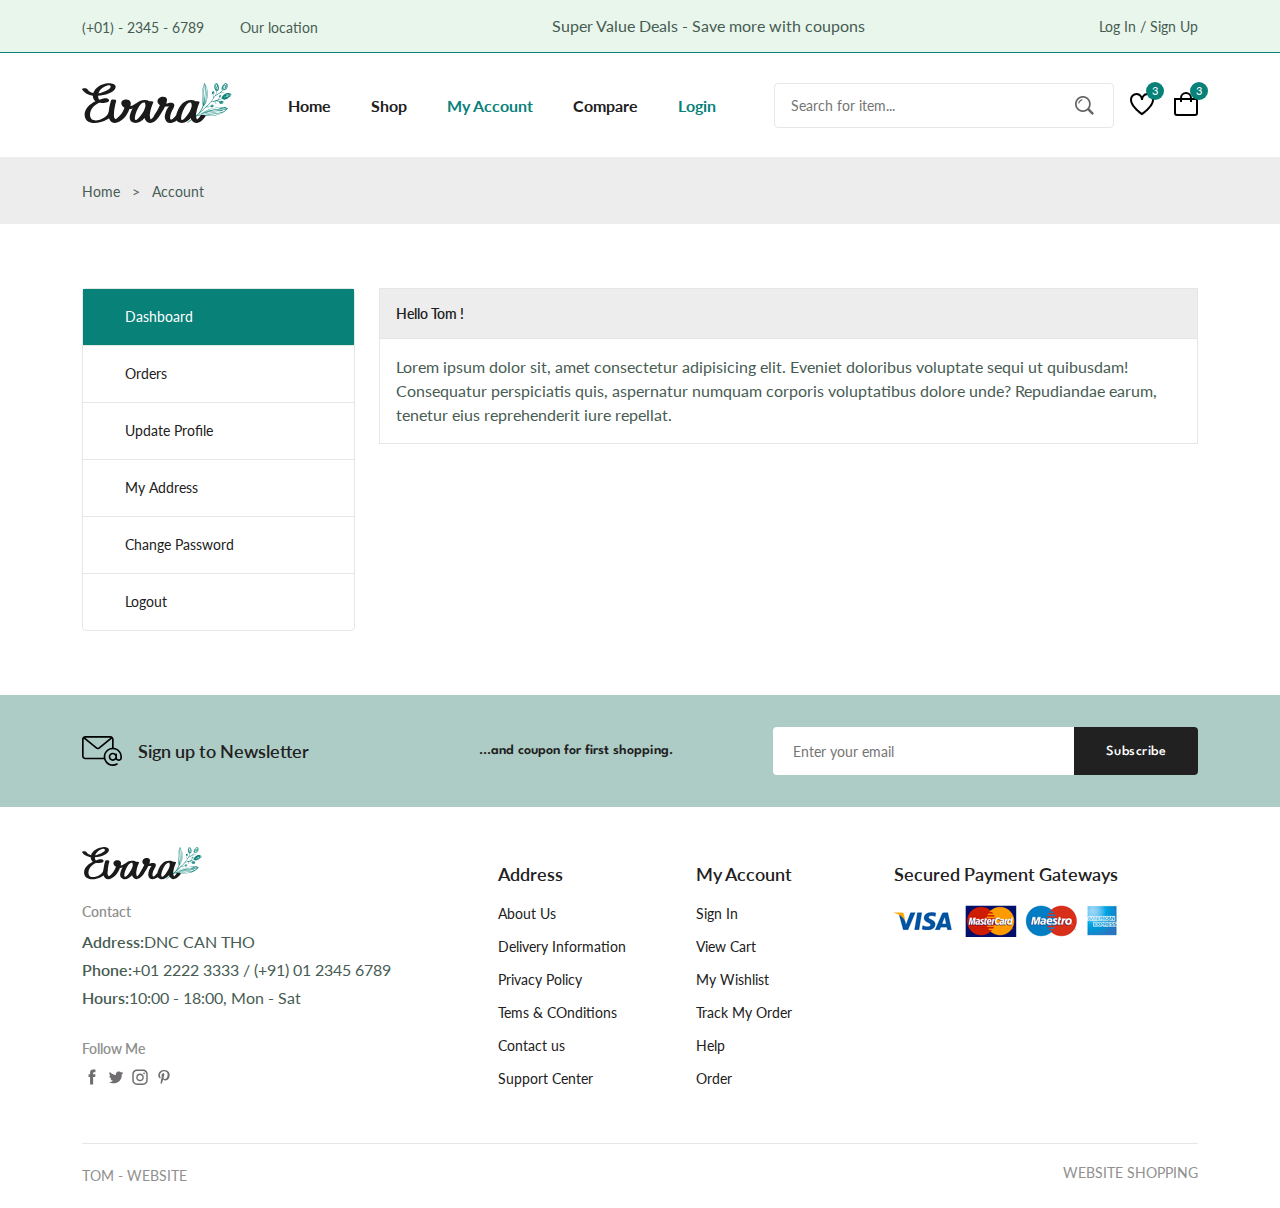
<file: accounts.html>
<!DOCTYPE html>
<html lang="en">
  <head>
    <meta charset="UTF-8" />
    <meta name="viewport" content="width=device-width, initial-scale=1.0" />

    <!--=============== FLATICON ===============-->
    <link rel="stylesheet" href="https://cdn-uicons.flaticon.com/uicons-regular-straight/css/uicons-regular-straight.css" />

    <!--=============== SWIPER CSS ===============-->
    <link
    rel="stylesheet"
    href="https://cdn.jsdelivr.net/npm/swiper@11/swiper-bundle.min.css"
  />

    <!--=============== CSS ===============-->
    <link rel="stylesheet" href="assets/css/styles.css" />

    <title>Website-shopping</title>
  </head>
  <body>
    <!--=============== HEADER ===============-->
    <header class="header">
      <div class="header__top">
        <div class="header__container container">
          <div class="header__contact">
            <span>(+01) - 2345 - 6789</span> 
            <span>Our location</span>
          </div>
          <p class="header_alert-news">
            Super Value Deals - Save more with coupons
          </p>

          <a href="login-register.html" class="header__top-action">
            Log In / Sign Up
          </a>
        </div>
      </div>


      <nav class="nav container">
        <a href="index.html" class="nav__logo">
          <img src="assets/img/logo.svg" alt="" class="nav__logo-img">
        </a>
        <div class="nav__menu" id="nav-menu">
          <ul class="nav__list">

               <li class="nav__item">
                <a href="index.html" class="nav__link">Home</a>
               </li>

               <li class="nav__item">
                <a href="shop.html" class="nav__link">Shop</a>
               </li>

               <li class="nav__item">
                <a href="accounts.html" class="nav__link active-link">My Account</a>
               </li>

               <li class="nav__item">
                <a href="compare.html" class="nav__link">Compare</a>
               </li>

               <li class="nav__item">
                <a href="login-register.html" class="nav__link active-link">Login</a>
               </li>

          </ul>
          <div class="header__search">
            <input type="text" placeholder="Search for item..." 
            class="form__input"/>
            <button class="search__btn">
              <img src="assets/img/search.png" alt="">
            </button>
          </div>
        </div>

   <div class="header__user-actions">

      <a href="wishlist.html" class="header__action-btn">
        <img src="assets/img/icon-heart.svg" alt="">
        <span class="count">3</span>
      </a>

      <a href="cart.html" class="header__action-btn">
        <img src="assets/img/icon-cart.svg" alt="">
        <span class="count">3</span>
      </a>
    </div>
      </nav>
    </header>

    <!--=============== MAIN ===============-->
    <main class="main">
      <!--=============== BREADCRUMB ===============-->
      <section class="breadcrumb">
        <ul class="breadcrumb__list flex container">
          <li><a href="index.html" class="breadcrumb__link">Home</a></li>
          <li><span class="breadcrumb__link">></span></li>
          <li><span class="breadcrumb__link">Account</span></li>
          
        </ul>
      </section>

      <!--=============== ACCOUNTS ===============-->
      <section class="accounts section--lg">
        <div class="accounts__container container grid">
          <div class="account__tabs">

            <p class="account__tab active-tab" data-target="#dashboard">
              <i class="fi fi-rs-settings-sliders"></i> Dashboard
            </p>

            <p class="account__tab" data-target="#order">
              <i class="fi fi-rs-shopping-bag"></i> Orders
            </p>

            <p class="account__tab" data-target="#update">
              <i class="fi fi-rs-user"></i> Update Profile
            </p>

            <p class="account__tab" data-target="#address">
              <i class="fi fi-rs-marker"></i> My Address
            </p>

            <p class="account__tab" data-target="#change-password">
              <i class="fi fi-rs-user"></i> Change Password
            </p>

            <p class="account__tab">
              <i class="fi fi-rs-exit"></i> Logout
            </p>


 
          </div>

          <div class="tabs__content">

              <div class="tab__content active-tab" content id="dashboard">
                <h3 class="tab__header">Hello Tom !</h3>
                <div class="tab__body">
                  <p class="tab__description">
                    Lorem ipsum dolor sit, amet consectetur adipisicing elit. Eveniet doloribus voluptate sequi ut quibusdam! Consequatur perspiciatis quis, aspernatur numquam corporis voluptatibus dolore unde? Repudiandae earum, tenetur eius reprehenderit iure repellat.
                  </p>
                </div>
              </div>


              <div class="tab__content" content id="order">
                <h3 class="tab__header">Your Order</h3>

                <div class="tab__body">
                  <table class="placed__order-table">
                    <tr>
                      <th>Orders</th>
                      <th>Date</th>
                      <th>Status</th>
                      <th>Total</th>
                      <th>Actions</th>
                    </tr>

                    <tr>
                      <td>#1357</td>
                      <td>March 45,2024</td>
                      <td>Processing</td>
                      <td>$125.00</td>
                      <td><a href="" class="view__order">View</a></td>
                    </tr>


                    <tr>
                      <td>#2468</td>
                      <td>June 29,2000</td>
                      <td>Completed</td>
                      <td>$364.00</td>
                      <td><a href="" class="view__order">View</a></td>
                    </tr> 

                    <tr>
                      <td>#2366</td>
                      <td>June 29,2000</td>
                      <td>Completed</td>
                      <td>$284.00</td>
                      <td><a href="" class="view__order">View</a></td>
                    </tr> 

                  </table>
                </div>
              </div>

              <div class="tab__content" content id="update">
                <h3 class="tab__header">Update Profile</h3>
                <div class="tab__body">
                  <form action="" class="form grid">
                    <input type="text" placeholder="Username"  class="form__input">
                 
                    <div class="form__btn">
                      <button class="btn btn--md">Save</button>
                    </div>
                  </form>
                </div>
              </div>
            

              <div class="tab__content" content id="address">
                <h3 class="tab__header">Shipping Address</h3>

                <div class="tab__body">
                  <address class="address">
                    3522 Interstate <br> 
                    75 Business Spur, <br>
                    Sault Ste <br>
                     Marie  MI 197004 
                    Viet Nam
                  </address>
                  <p class="city">Viet Nam</p>
                  <a href="" class="edit">Edit</a>
                </div>
              </div>


              <div class="tab__content" content id="change-password">
                <h3 class="tab__header">Change Password</h3>

                <div class="tab__body">
                  <form action="" class="form grid">
                    <input type="password" placeholder="Current Password" class="form__input">
                    <input type="password" placeholder="New Password" class="form__input">
                    <input type="password" placeholder="Confirm Password" class="form__input">
                    <div class="form__btn">
                      <button class="btn btn--md">Save</button>
                    </div>
                  </form>
                </div>
              </div>

          </div>
        </div>
      </section>

      <!--=============== NEWSLETTER ===============-->
      <section class="newsletter section">
        <div class="newsletter__container container grid">
          <h3 class="newsletter__title flex">
            <img src="assets/img/icon-email.svg" alt="" class="newsletter__icon">
            Sign up to Newsletter
          </h3>
          <p class="newsletter__description">
            ...and coupon for first shopping.
          </p>
          <form action="" class="newsletter__form">
            <input type="text"  placeholder="Enter your email" class="newsletter__input">
            <button type="submit" class="newsletter__btn">Subscribe</button>
          </form>
        </div>
      </section>
    </main>

    <!--=============== FOOTER ===============-->
    <footer class="footer container">
      <div class="footer__container grid">

        <div class="footer__content">
          <a href="index.html" class="footer__logo">
            <img src="assets/img/logo.svg" alt="" class="footer__logo-img">
          </a>
          <h4 class="footer__subtitle">Contact</h4>

          <p class="footer__description">
          <span>Address:</span>DNC CAN THO
          </p>

          <p class="footer__description">
            <span>Phone:</span>+01 2222 3333 / (+91) 01 2345 6789
            </p>
  
            <p class="footer__description">
              <span>Hours:</span>10:00 - 18:00, Mon - Sat
              </p>

              <div class="footer__social">
                <h4 class="footer__subtitle">Follow Me</h4>
                <div class="footer__social-links flex">
                  <a href="">
                    <img src="assets/img/icon-facebook.svg" alt="" class="footer__social-icon">
                  </a>
                  <a href="">
                    <img src="assets/img/icon-twitter.svg" alt="" class="footer__social-icon">
                  </a>
                  <a href="">
                    <img src="assets/img/icon-instagram.svg" alt="" class="footer__social-icon">
                  </a>
                  <a href="">
                    <img src="assets/img/icon-pinterest.svg" alt="" class="footer__social-icon">
                  </a>
                </div>
              </div>
        </div>

        <div class="footer__content">
          <h3 class="footer__title">Address</h3>
          <ul class="footer__links">
            <li><a href="" class="footer__link">About Us</a></li>
            <li><a href="" class="footer__link">Delivery Information</a></li>
            <li><a href="" class="footer__link">Privacy Policy</a></li>
            <li><a href="" class="footer__link">Tems & COnditions</a></li>
            <li><a href="" class="footer__link">Contact us</a></li>
            <li><a href="" class="footer__link">Support Center</a></li>
          </ul>
        </div>

        <div class="footer__content">
          <h3 class="footer__title">My Account</h3>
          <ul class="footer__links">
            <li><a href="" class="footer__link">Sign In</a></li>
            <li><a href="" class="footer__link">View Cart</a></li>
            <li><a href="" class="footer__link">My Wishlist</a></li>
            <li><a href="" class="footer__link">Track My Order</a></li>
            <li><a href="" class="footer__link">Help</a></li>
            <li><a href="" class="footer__link">Order</a></li>
          </ul>
        </div>


        <div class="footer__content">
          <h3 class="footer__title">Secured Payment Gateways</h3>
          <img src="assets/img/payment-method.png" alt="" class="payment__img">
        </div>
      </div>

      <div class="footer__bottom">
        <p class="copyright">TOM - WEBSITE</p>
        <span class="designer">WEBSITE SHOPPING</span>
      </div>
    </footer>

    <!--=============== SWIPER JS ===============-->
    <script src="https://cdn.jsdelivr.net/npm/swiper@11/swiper-bundle.min.js"></script>

    <!--=============== MAIN JS ===============-->
    <script src="assets/js/main.js"></script>
  </body>
</html>
</file>
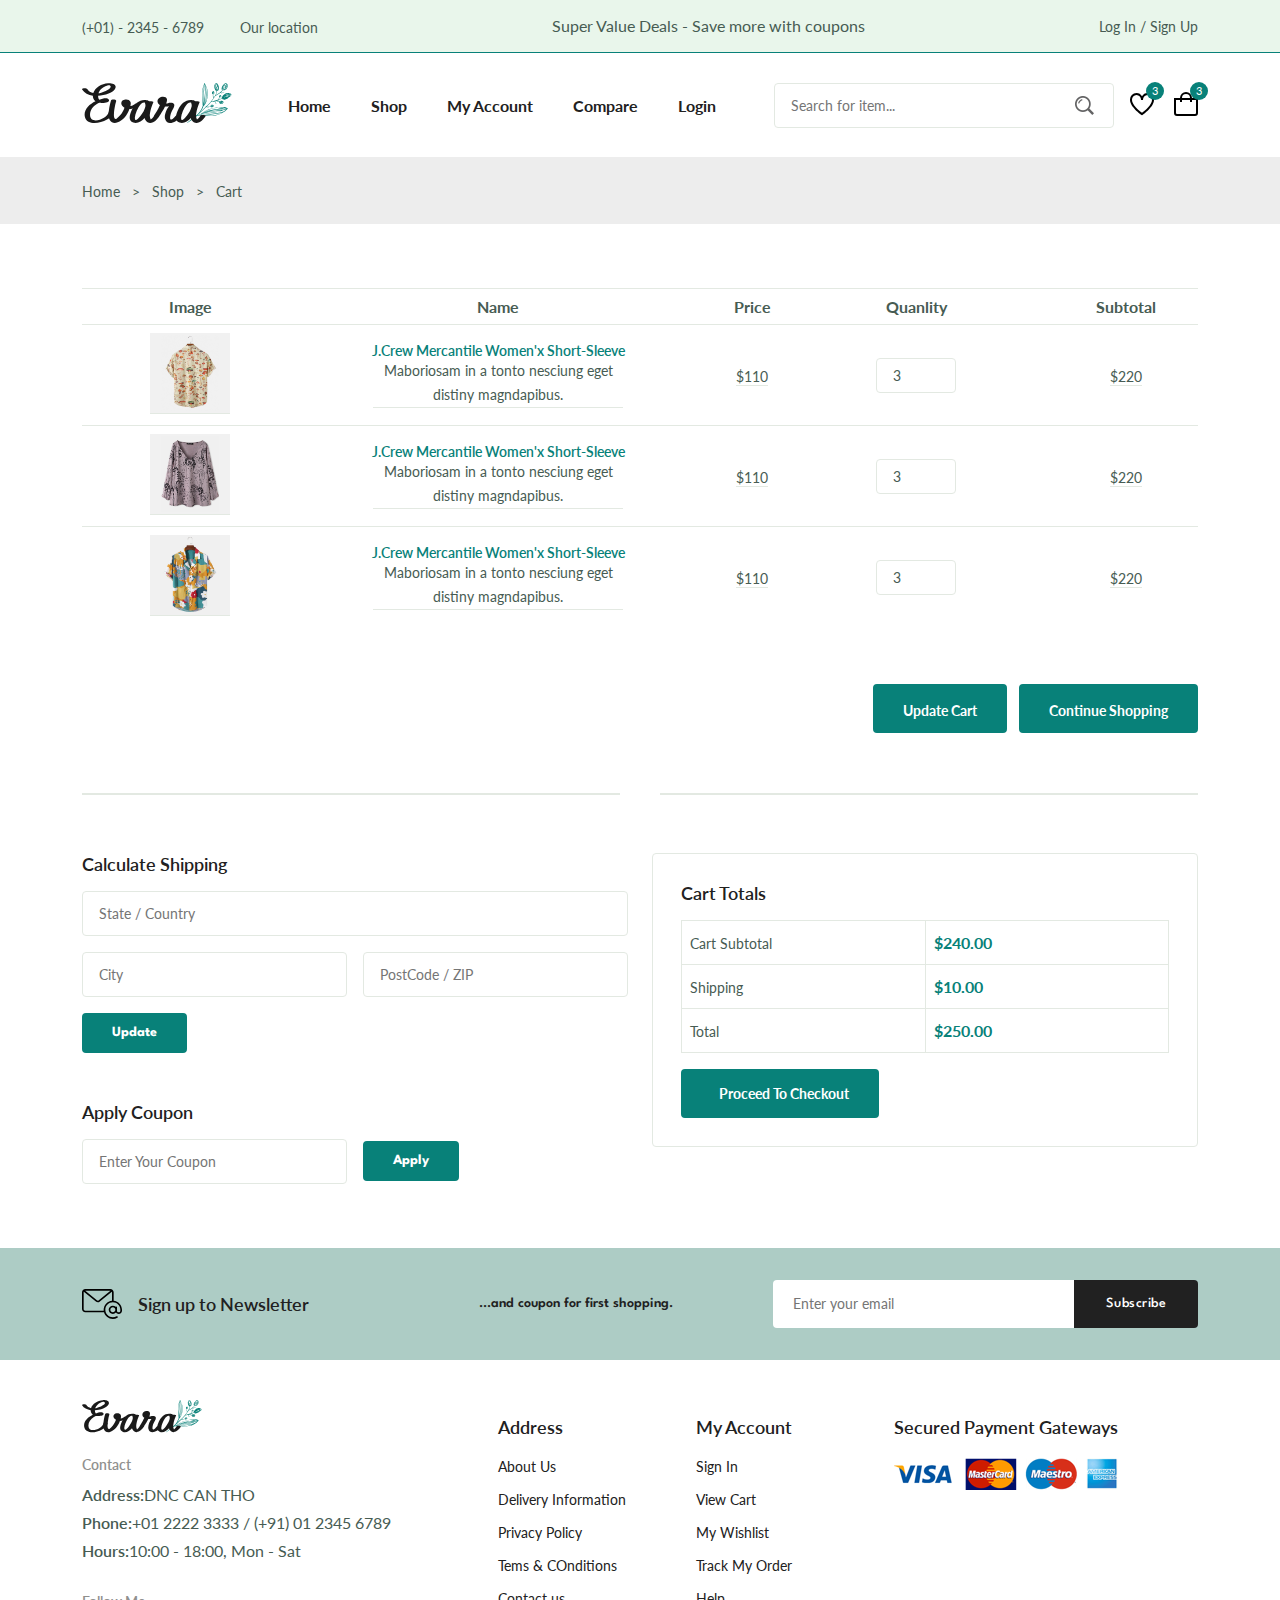
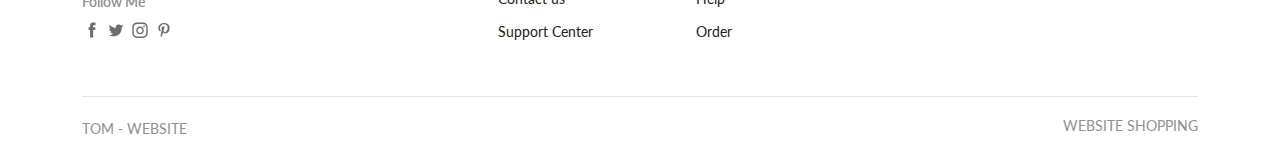
<file: cart.html>
<!DOCTYPE html>
<html lang="en">
  <head>
    <meta charset="UTF-8" />
    <meta name="viewport" content="width=device-width, initial-scale=1.0" />

    <!--=============== FLATICON ===============-->
    <link rel="stylesheet" href="https://cdn-uicons.flaticon.com/uicons-regular-straight/css/uicons-regular-straight.css" />

    <!--=============== SWIPER CSS ===============-->
    <link
    rel="stylesheet"
    href="https://cdn.jsdelivr.net/npm/swiper@11/swiper-bundle.min.css"
  />

    <!--=============== CSS ===============-->
    <link rel="stylesheet" href="assets/css/styles.css" />
    <title>Website-shopping</title>
  </head>
  <body>
    <!--=============== HEADER ===============-->
    <header class="header">
      <div class="header__top">
        <div class="header__container container">
          <div class="header__contact">
            <span>(+01) - 2345 - 6789</span> 
            <span>Our location</span>
          </div>
          <p class="header_alert-news">
            Super Value Deals - Save more with coupons
          </p>

          <a href="login-register.html" class="header__top-action">
            Log In / Sign Up
          </a>
        </div>
      </div>


      <nav class="nav container">
        <a href="index.html" class="nav__logo">
          <img src="assets/img/logo.svg" alt="" class="nav__logo-img">
        </a>
        <div class="nav__menu" id="nav-menu">
          <ul class="nav__list">

               <li class="nav__item">
                <a href="index.html" class="nav__link">Home</a>
               </li>

               <li class="nav__item">
                <a href="shop.html" class="nav__link">Shop</a>
               </li>

               <li class="nav__item">
                <a href="accounts.html" class="nav__link">My Account</a>
               </li>

               <li class="nav__item">
                <a href="compare.html" class="nav__link">Compare</a>
               </li>

               <li class="nav__item">
                <a href="login-register.html" class="nav__link">Login</a>
               </li>

          </ul>
          <div class="header__search">
            <input type="text" placeholder="Search for item..." 
            class="form__input"/>
            <button class="search__btn">
              <img src="assets/img/search.png" alt="">
            </button>
          </div>
        </div>

   <div class="header__user-actions">

      <a href="wishlist.html" class="header__action-btn">
        <img src="assets/img/icon-heart.svg" alt="">
        <span class="count">3</span>
      </a>

      <a href="cart.html" class="header__action-btn">
        <img src="assets/img/icon-cart.svg" alt="">
        <span class="count">3</span>
      </a>
    </div>
      </nav>
    </header>

    <!--=============== MAIN ===============-->
    <main class="main">
      <!--=============== BREADCRUMB ===============-->
      <section class="breadcrumb">
        <ul class="breadcrumb__list flex container">
          <li><a href="index.html" class="breadcrumb__link">Home</a></li>
          <li><span class="breadcrumb__link">></span></li>
          <li><span class="breadcrumb__link">Shop</span></li>
          <li><span class="breadcrumb__link">></span></li>
          <li><span class="breadcrumb__link">Cart</span></li>
        </ul>
      </section>

      <!--=============== CART ===============-->
      <section class="cart section--lg container">
        <div class="table__container">
          <table class="table">

            <tr>
              <th>Image</th>
              <th>Name</th>
              <th>Price</th>
              <th>Quanlity</th>
              <th>Subtotal</th>
              <th>Remove</th>
            </tr>

            <tr>

              <td><img src="assets/img/product-1-2.jpg" alt="" class="table__img"></td>
              
              <td>
                <h3 class="table__title">
                  J.Crew Mercantile Women'x Short-Sleeve 
                </h3>
                <p class="table__description">
                  Maboriosam in a tonto nesciung eget distiny magndapibus.
                </p>
              </td>
              
              <td>
                <span class="table__price">$110</span>
              </td>
              
              <td><input type="number"  value="3"  class="quantity"></td>

              <td>
                <span class="table__subtotal">$220</span>
              </td>

              <td>
                <i class="fi fi-rs-trash table__trash"></i>
              </td>

            </tr>

            <tr>

              <td><img src="assets/img/product-7-1.jpg" alt="" class="table__img"></td>
              
              <td>
                <h3 class="table__title">
                  J.Crew Mercantile Women'x Short-Sleeve 
                </h3>
                <p class="table__description">
                  Maboriosam in a tonto nesciung eget distiny magndapibus.
                </p>
              </td>
              
              <td>
                <span class="table__price">$110</span>
              </td>
              
              <td><input type="number"  value="3"  class="quantity"></td>

              <td>
                <span class="table__subtotal">$220</span>
              </td>

              <td>
                <i class="fi fi-rs-trash table__trash"></i>
              </td>

            </tr>

            <tr>

              <td><img src="assets/img/product-2-1.jpg" alt="" class="table__img"></td>
              
              <td>
                <h3 class="table__title">
                  J.Crew Mercantile Women'x Short-Sleeve 
                </h3>
                <p class="table__description">
                  Maboriosam in a tonto nesciung eget distiny magndapibus.
                </p>
              </td>
              
              <td>
                <span class="table__price">$110</span>
              </td>
              
              <td><input type="number"  value="3"  class="quantity"></td>

              <td>
                <span class="table__subtotal">$220</span>
              </td>

              <td>
                <i class="fi fi-rs-trash table__trash"></i>
              </td>

            </tr>

          </table>
        </div>

        <div class="cart__actions">
          <a href="" class="btn flex btn--md">
            <i class="fi-rs-shuffle"></i> Update Cart
          </a>

          <a href="" class="btn flex btn--md">
            <i class="fi-rs-shopping-bag"></i> Continue Shopping
          </a>

          
        </div>

          <div class="divider">
            <i class="fi fi-rs-fingerprint"></i>
          </div>
          <div class="cart__group grid">
             <div>
              <div class="cart__shipping">
                <h3 class="section__title">Calculate Shipping</h3>
              
              <form action="" class="form grid">

                <input type="text"  placeholder="State / Country" class="form__input">
              
                  <div class="form__group grid">
                    <input type="text"  placeholder="City" class="form__input">
                    <input type="text"  placeholder="PostCode / ZIP" class="form__input">
                  </div >

                  <div class="form__btn">
                    <button class="btn flex btn--sm">
                      <i class="fi-rs-shuffle"></i> Update
                    </button>
                  </div>
              </form>

              </div>

              <div class="cart__coupon">
                <h3 class="section__title">Apply Coupon</h3>
                <form action="" class="coupon__form form grid">
                  <div class="form__group grid">
                    <input type="text" class="form__input" placeholder="Enter Your Coupon">
                  
                    <div class="form__btn">
                      <button class="btn flex btn--sm">
                        <i class="fi-rs-label"></i> Apply
                      </button>
                    </div>
                  </div>
                </form>

              </div>
            </div>

             <div class="cart__total">
              <h3 class="section__title">Cart Totals</h3>
             
              <table class="cart__total-table">

                <tr>
                  <td><span class="cart__total-title"> Cart Subtotal</span></td>
                  <td><span class="cart__total-price">$240.00</span></td>
                </tr>

                <tr>
                  <td><span class="cart__total-title"> Shipping</span></td>
                  <td><span class="cart__total-price">$10.00</span></td>
                </tr>

                <tr>
                  <td><span class="cart__total-title"> Total</span></td>
                  <td><span class="cart__total-price">$250.00</span></td>
                </tr>

              </table>
              
              
              <a href="checkout.html" class="btn flex btn--md">
                <i class="fi fi-rs-box-alt"></i> Proceed To Checkout
              </a>
            </div>
          </div>
      </section>

      <!--=============== NEWSLETTER ===============-->
      <section class="newsletter section">
        <div class="newsletter__container container grid">
          <h3 class="newsletter__title flex">
            <img src="assets/img/icon-email.svg" alt="" class="newsletter__icon">
            Sign up to Newsletter
          </h3>
          <p class="newsletter__description">
            ...and coupon for first shopping.
          </p>
          <form action="" class="newsletter__form">
            <input type="text"  placeholder="Enter your email" class="newsletter__input">
            <button type="submit" class="newsletter__btn">Subscribe</button>
          </form>
        </div>
      </section>
    </main>

    <!--=============== FOOTER ===============-->
    <footer class="footer container">
      <div class="footer__container grid">

        <div class="footer__content">
          <a href="index.html" class="footer__logo">
            <img src="assets/img/logo.svg" alt="" class="footer__logo-img">
          </a>
          <h4 class="footer__subtitle">Contact</h4>

          <p class="footer__description">
          <span>Address:</span>DNC CAN THO
          </p>

          <p class="footer__description">
            <span>Phone:</span>+01 2222 3333 / (+91) 01 2345 6789
            </p>
  
            <p class="footer__description">
              <span>Hours:</span>10:00 - 18:00, Mon - Sat
              </p>

              <div class="footer__social">
                <h4 class="footer__subtitle">Follow Me</h4>
                <div class="footer__social-links flex">
                  <a href="">
                    <img src="assets/img/icon-facebook.svg" alt="" class="footer__social-icon">
                  </a>
                  <a href="">
                    <img src="assets/img/icon-twitter.svg" alt="" class="footer__social-icon">
                  </a>
                  <a href="">
                    <img src="assets/img/icon-instagram.svg" alt="" class="footer__social-icon">
                  </a>
                  <a href="">
                    <img src="assets/img/icon-pinterest.svg" alt="" class="footer__social-icon">
                  </a>
                </div>
              </div>
        </div>

        <div class="footer__content">
          <h3 class="footer__title">Address</h3>
          <ul class="footer__links">
            <li><a href="" class="footer__link">About Us</a></li>
            <li><a href="" class="footer__link">Delivery Information</a></li>
            <li><a href="" class="footer__link">Privacy Policy</a></li>
            <li><a href="" class="footer__link">Tems & COnditions</a></li>
            <li><a href="" class="footer__link">Contact us</a></li>
            <li><a href="" class="footer__link">Support Center</a></li>
          </ul>
        </div>

        <div class="footer__content">
          <h3 class="footer__title">My Account</h3>
          <ul class="footer__links">
            <li><a href="" class="footer__link">Sign In</a></li>
            <li><a href="" class="footer__link">View Cart</a></li>
            <li><a href="" class="footer__link">My Wishlist</a></li>
            <li><a href="" class="footer__link">Track My Order</a></li>
            <li><a href="" class="footer__link">Help</a></li>
            <li><a href="" class="footer__link">Order</a></li>
          </ul>
        </div>


        <div class="footer__content">
          <h3 class="footer__title">Secured Payment Gateways</h3>
          <img src="assets/img/payment-method.png" alt="" class="payment__img">
        </div>
      </div>

      <div class="footer__bottom">
        <p class="copyright">TOM - WEBSITE</p>
        <span class="designer">WEBSITE SHOPPING</span>
      </div>
    </footer>

    <!--=============== SWIPER JS ===============-->
    <script src="https://cdn.jsdelivr.net/npm/swiper@11/swiper-bundle.min.js"></script>

    <!--=============== MAIN JS ===============-->
    <script src="assets/js/main.js"></script>
  </body>
</html>
</file>
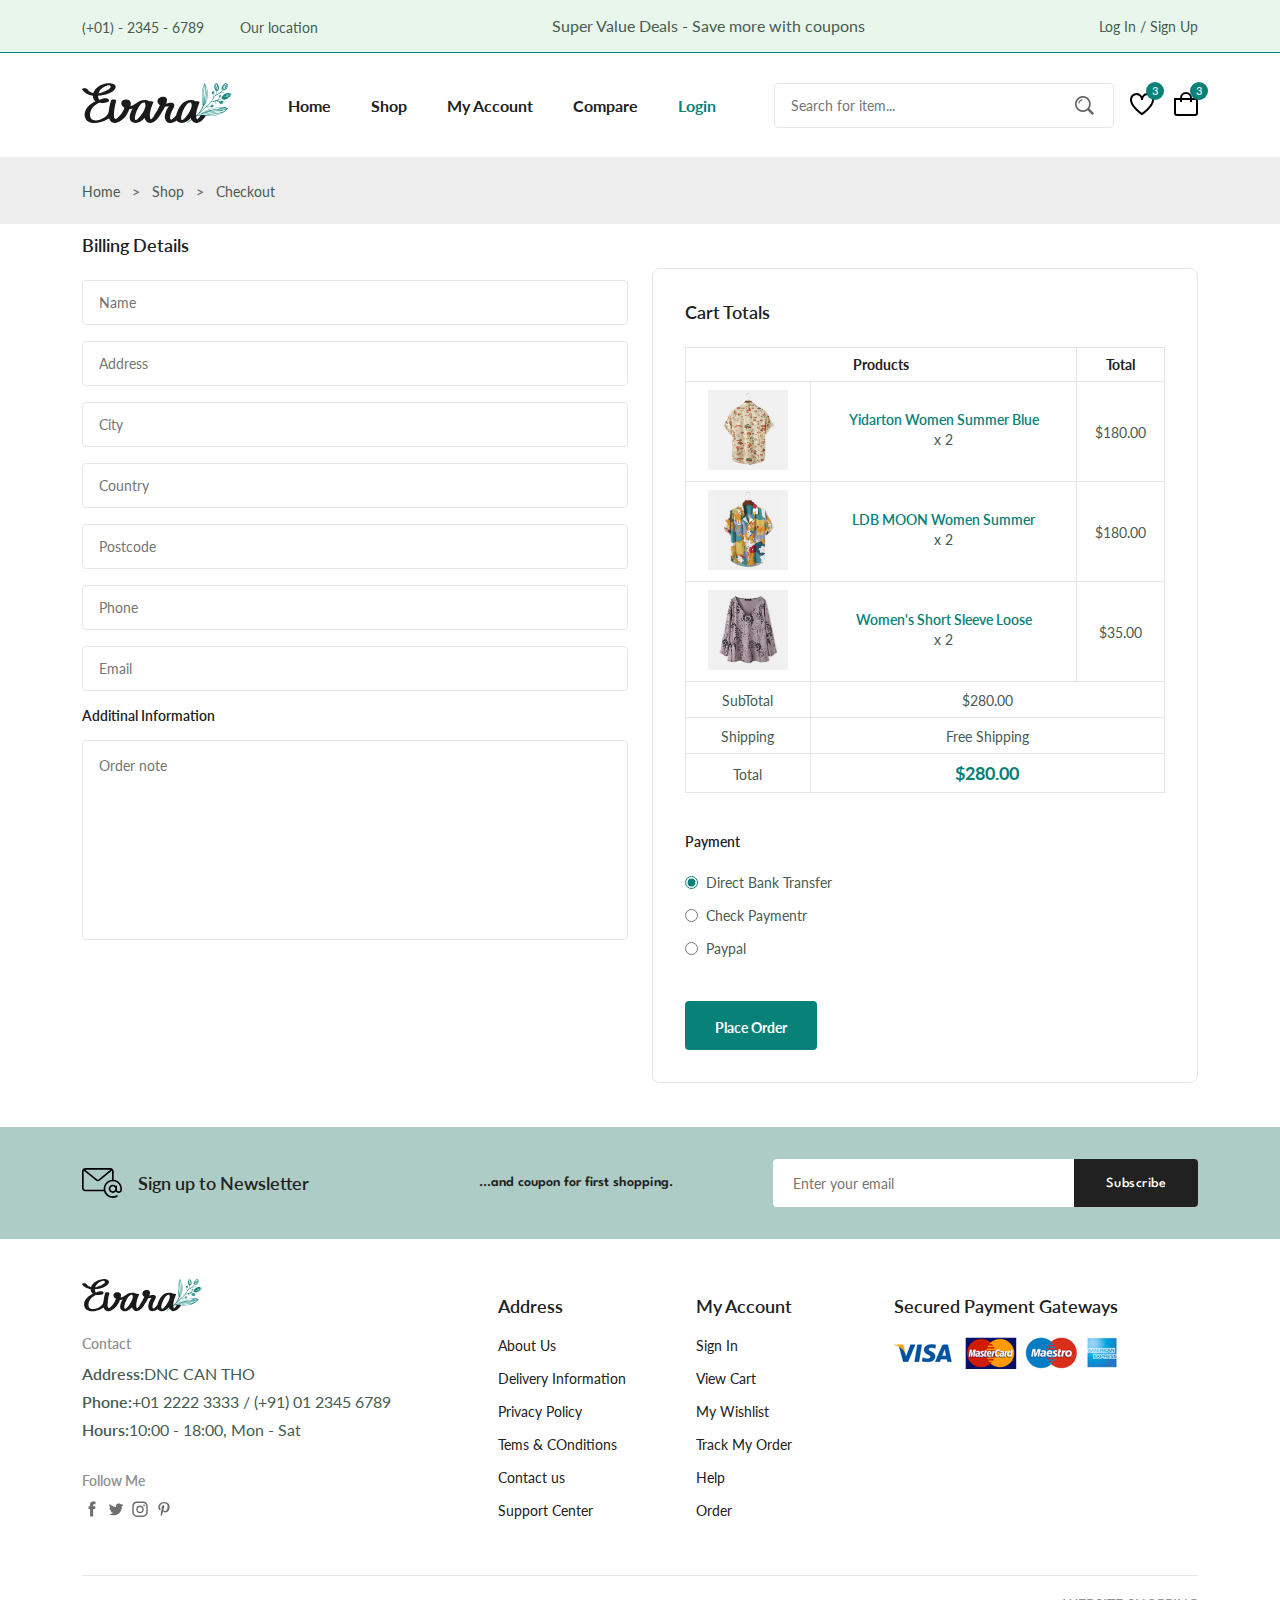
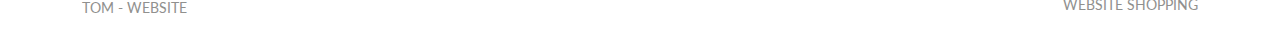
<file: checkout.html>
<!DOCTYPE html>
<html lang="en">
  <head>
    <meta charset="UTF-8" />
    <meta name="viewport" content="width=device-width, initial-scale=1.0" />

    <!--=============== FLATICON ===============-->
    <link rel="stylesheet" href="https://cdn-uicons.flaticon.com/uicons-regular-straight/css/uicons-regular-straight.css" />

    <!--=============== SWIPER CSS ===============-->
    <link
    rel="stylesheet"
    href="https://cdn.jsdelivr.net/npm/swiper@11/swiper-bundle.min.css"
  />

    <!--=============== CSS ===============-->
    <link rel="stylesheet" href="assets/css/styles.css" />

    <title>Website-shopping</title>
  </head>
  <body>
    <!--=============== HEADER ===============-->
    <header class="header">
      <div class="header__top">
        <div class="header__container container">
          <div class="header__contact">
            <span>(+01) - 2345 - 6789</span> 
            <span>Our location</span>
          </div>
          <p class="header_alert-news">
            Super Value Deals - Save more with coupons
          </p>

          <a href="login-register.html" class="header__top-action">
            Log In / Sign Up
          </a>
        </div>
      </div>


      <nav class="nav container">
        <a href="index.html" class="nav__logo">
          <img src="assets/img/logo.svg" alt="" class="nav__logo-img">
        </a>
        <div class="nav__menu" id="nav-menu">
          <ul class="nav__list">

               <li class="nav__item">
                <a href="index.html" class="nav__link">Home</a>
               </li>

               <li class="nav__item">
                <a href="shop.html" class="nav__link">Shop</a>
               </li>

               <li class="nav__item">
                <a href="accounts.html" class="nav__link">My Account</a>
               </li>

               <li class="nav__item">
                <a href="compare.html" class="nav__link">Compare</a>
               </li>

               <li class="nav__item">
                <a href="login-register.html" class="nav__link active-link">Login</a>
               </li>

          </ul>
          <div class="header__search">
            <input type="text" placeholder="Search for item..." 
            class="form__input"/>
            <button class="search__btn">
              <img src="assets/img/search.png" alt="">
            </button>
          </div>
        </div>

   <div class="header__user-actions">

      <a href="wishlist.html" class="header__action-btn">
        <img src="assets/img/icon-heart.svg" alt="">
        <span class="count">3</span>
      </a>

      <a href="cart.html" class="header__action-btn">
        <img src="assets/img/icon-cart.svg" alt="">
        <span class="count">3</span>
      </a>
    </div>
      </nav>
    </header>

    <!--=============== MAIN ===============-->
    <main class="main">
      <!--=============== BREADCRUMB ===============-->
      <section class="breadcrumb">
        <ul class="breadcrumb__list flex container">
          <li><a href="index.html" class="breadcrumb__link">Home</a></li>
          <li><span class="breadcrumb__link">></span></li>
          <li><span class="breadcrumb__link">Shop</span></li>
          <li><span class="breadcrumb__link">></span></li>
          <li><span class="breadcrumb__link">Checkout</span></li>
        </ul>
      </section>

      <!--=============== CHECKOUT ===============-->
      <section class="checkout seciton--lg">
        <div class="checkout__container container grid">
          <div class="checkout__group">
            <h3 class="section__title" style="margin-top: 10px;">Billing Details</h3>
            <form action="" class="form grid">
              <input type="text"  placeholder="Name" class="form__input">
              <input type="text"  placeholder="Address" class="form__input">
              <input type="text"  placeholder="City" class="form__input">
              <input type="text"  placeholder="Country" class="form__input">
              <input type="text"  placeholder="Postcode" class="form__input">
              <input type="text"  placeholder="Phone" class="form__input">
              <input type="email"  placeholder="Email" class="form__input">
            
              <h3 class="checkout__title">Additinal Information</h3>

              <textarea name="" placeholder="Order note" cols="30" rows="10" class="form__input textarea"></textarea>
            </form>
           
          </div>

          <div class="checkout__group">
            <h3 class="section__title">Cart Totals</h3>

            <table class="order__table">
              <tr>
               <th colspan="2">Products</th>
               <th>Total</th>
              </tr>

              <tr>
                <td><img src="assets/img/product-1-2.jpg" alt="" class="order__img"></td>
                <td>
                  <h3 class="table__title">Yidarton Women Summer Blue</h3>
                  <p class="table__quantity">x 2</p>
                </td>

                <td><span class="table__price">$180.00</span></td>
              
              </tr>

              <tr>
                <td><img src="assets/img/product-2-1.jpg" alt="" class="order__img"></td>
                <td>
                  <h3 class="table__title">LDB MOON Women Summer</h3>
                  <p class="table__quantity">x 2</p>
                </td>

                <td><span class="table__price">$180.00</span></td>
              
              </tr>

              <tr>
                <td><img src="assets/img/product-7-1.jpg" alt="" class="order__img"></td>
                <td>
                  <h3 class="table__title">Women's Short Sleeve Loose</h3>
                  <p class="table__quantity">x 2</p>
                </td>

                <td><span class="table__price">$35.00</span></td>
              
              </tr>

              <tr>
               <td> <span class="order__subtitle">SubTotal</span></td>
                <td colspan="2"><span class="table__price">$280.00</span></td>
              </tr>

              <tr>
               <td> <span class="order__subtitle">Shipping</span></td>
                <td colspan="2"><span class="table__price">Free Shipping</span></td>
              </tr>

              <tr>
                <td> <span class="order__subtitle">Total</span></td>
                 <td colspan="2"><span class="order__grand-total">$280.00</span></td>
               </tr>
             
            </table>

            <div class="payment__methods">
              <h3 class="checkout__title payment__title">Payment</h3>


              <div class="payment__option flex">
                <input type="radio" name="radio" checked class="payment__input">
                <label for="" class="payment__label">Direct Bank Transfer</label>
              </div>

              <div class="payment__option flex">
                <input type="radio" name="radio" class="payment__input">
                <label for="" class="payment__label">Check Paymentr</label>
              </div>

              <div class="payment__option flex">
                <input type="radio" name="radio" class="payment__input">
                <label for="" class="payment__label">Paypal</label>
              </div>
            </div>
            <button class="btn btn--md">Place Order</button>
          </div>
        </div>
      </section>

      <!--=============== NEWSLETTER ===============-->
      <section class="newsletter section">
        <div class="newsletter__container container grid">
          <h3 class="newsletter__title flex">
            <img src="assets/img/icon-email.svg" alt="" class="newsletter__icon">
            Sign up to Newsletter
          </h3>
          <p class="newsletter__description">
            ...and coupon for first shopping.
          </p>
          <form action="" class="newsletter__form">
            <input type="text"  placeholder="Enter your email" class="newsletter__input">
            <button type="submit" class="newsletter__btn">Subscribe</button>
          </form>
        </div>
      </section>
    </main>

    <!--=============== FOOTER ===============-->
    <footer class="footer container">
      <div class="footer__container grid">

        <div class="footer__content">
          <a href="index.html" class="footer__logo">
            <img src="assets/img/logo.svg" alt="" class="footer__logo-img">
          </a>
          <h4 class="footer__subtitle">Contact</h4>

          <p class="footer__description">
          <span>Address:</span>DNC CAN THO
          </p>

          <p class="footer__description">
            <span>Phone:</span>+01 2222 3333 / (+91) 01 2345 6789
            </p>
  
            <p class="footer__description">
              <span>Hours:</span>10:00 - 18:00, Mon - Sat
              </p>

              <div class="footer__social">
                <h4 class="footer__subtitle">Follow Me</h4>
                <div class="footer__social-links flex">
                  <a href="">
                    <img src="assets/img/icon-facebook.svg" alt="" class="footer__social-icon">
                  </a>
                  <a href="">
                    <img src="assets/img/icon-twitter.svg" alt="" class="footer__social-icon">
                  </a>
                  <a href="">
                    <img src="assets/img/icon-instagram.svg" alt="" class="footer__social-icon">
                  </a>
                  <a href="">
                    <img src="assets/img/icon-pinterest.svg" alt="" class="footer__social-icon">
                  </a>
                </div>
              </div>
        </div>

        <div class="footer__content">
          <h3 class="footer__title">Address</h3>
          <ul class="footer__links">
            <li><a href="" class="footer__link">About Us</a></li>
            <li><a href="" class="footer__link">Delivery Information</a></li>
            <li><a href="" class="footer__link">Privacy Policy</a></li>
            <li><a href="" class="footer__link">Tems & COnditions</a></li>
            <li><a href="" class="footer__link">Contact us</a></li>
            <li><a href="" class="footer__link">Support Center</a></li>
          </ul>
        </div>

        <div class="footer__content">
          <h3 class="footer__title">My Account</h3>
          <ul class="footer__links">
            <li><a href="" class="footer__link">Sign In</a></li>
            <li><a href="" class="footer__link">View Cart</a></li>
            <li><a href="" class="footer__link">My Wishlist</a></li>
            <li><a href="" class="footer__link">Track My Order</a></li>
            <li><a href="" class="footer__link">Help</a></li>
            <li><a href="" class="footer__link">Order</a></li>
          </ul>
        </div>


        <div class="footer__content">
          <h3 class="footer__title">Secured Payment Gateways</h3>
          <img src="assets/img/payment-method.png" alt="" class="payment__img">
        </div>
      </div>

      <div class="footer__bottom">
        <p class="copyright">TOM - WEBSITE</p>
        <span class="designer">WEBSITE SHOPPING</span>
      </div>
    </footer>

    <!--=============== SWIPER JS ===============-->
    <script src="https://cdn.jsdelivr.net/npm/swiper@11/swiper-bundle.min.js"></script>

    <!--=============== MAIN JS ===============-->
    <script src="assets/js/main.js"></script>
  </body>
</html>
</file>
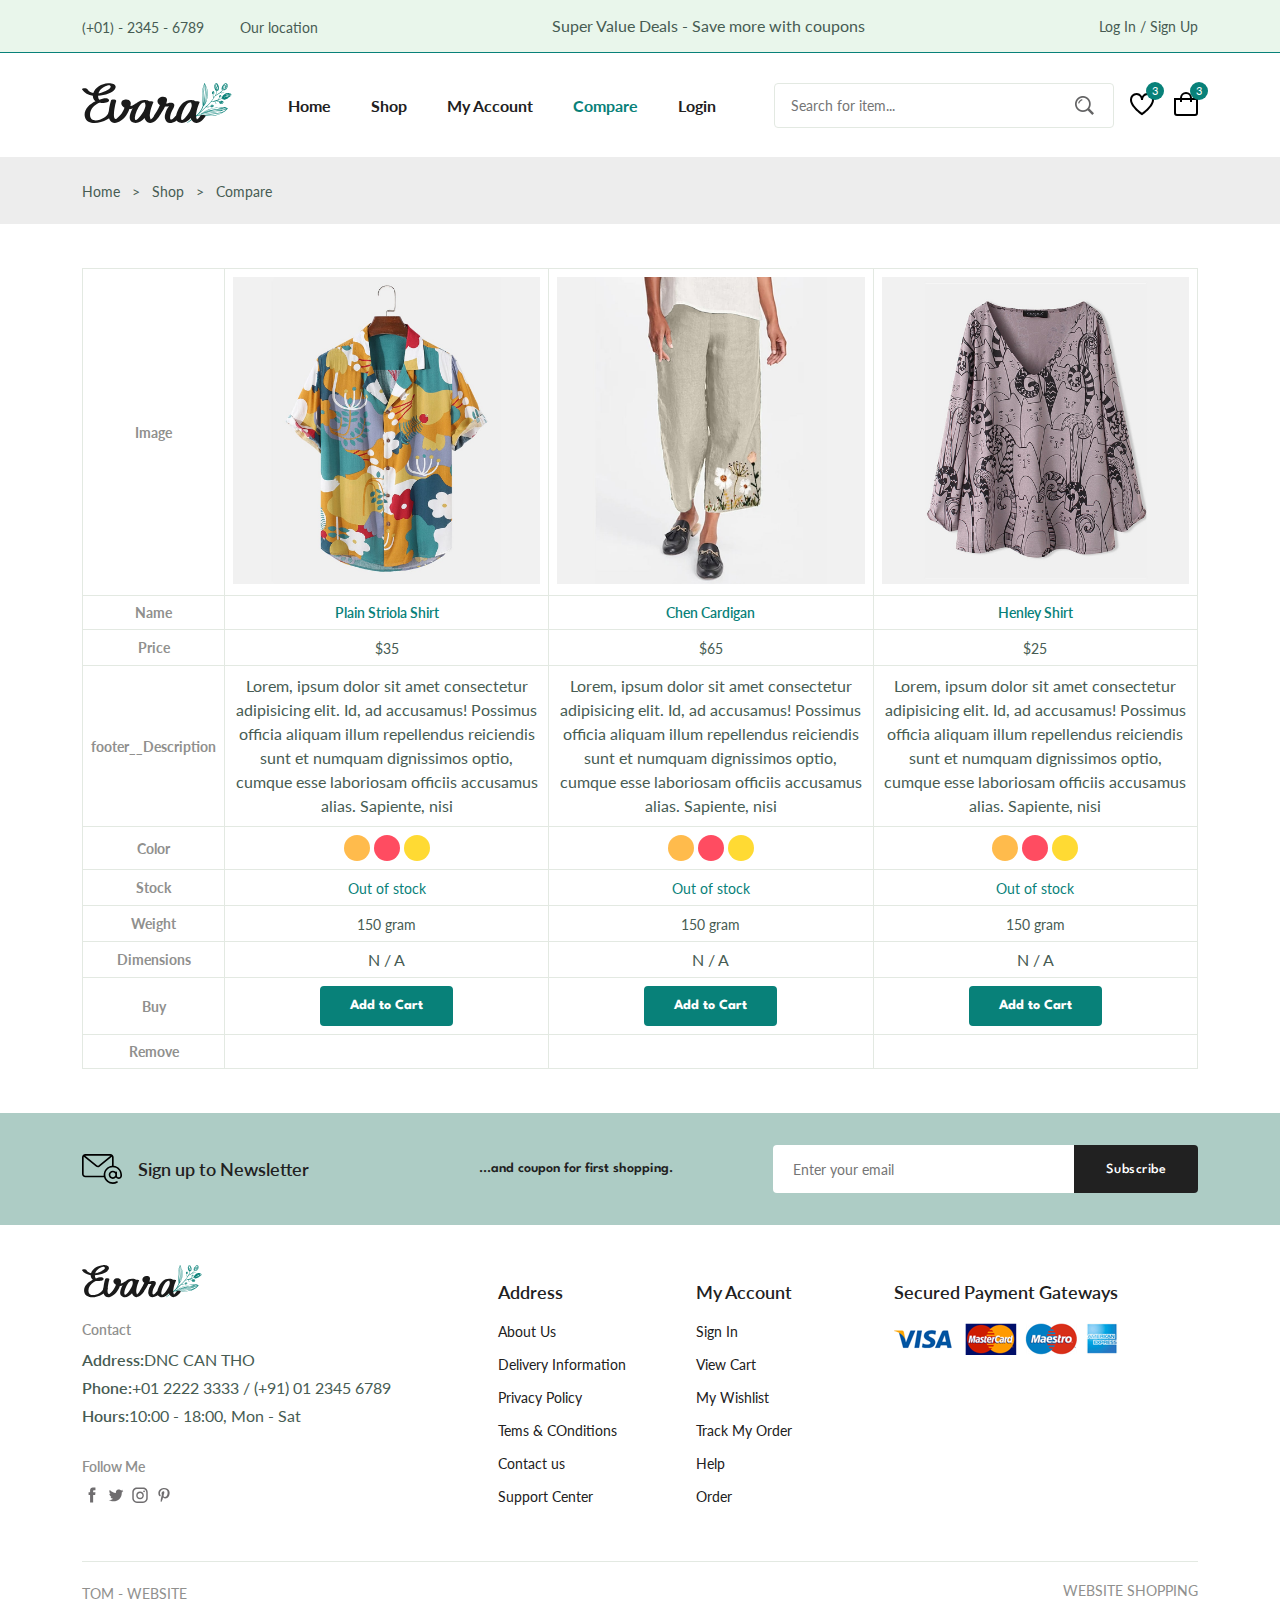
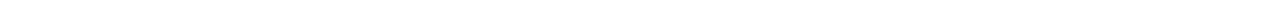
<file: compare.html>
<!DOCTYPE html>
<html lang="en">
  <head>
    <meta charset="UTF-8" />
    <meta name="viewport" content="width=device-width, initial-scale=1.0" />

     <!--=============== FLATICON ===============-->
     <link rel="stylesheet" href="https://cdn-uicons.flaticon.com/uicons-regular-straight/css/uicons-regular-straight.css" />

     <!--=============== SWIPER CSS ===============-->
     <link
     rel="stylesheet"
     href="https://cdn.jsdelivr.net/npm/swiper@11/swiper-bundle.min.css"
   />
 
     <!--=============== CSS ===============-->
     <link rel="stylesheet" href="assets/css/styles.css" />

    <title>Website-shopping</title>
  </head>
  <body>
    <!--=============== HEADER ===============-->
    <header class="header">
      <div class="header__top">
        <div class="header__container container">
          <div class="header__contact">
            <span>(+01) - 2345 - 6789</span> 
            <span>Our location</span>
          </div>
          <p class="header_alert-news">
            Super Value Deals - Save more with coupons
          </p>

          <a href="login-register.html" class="header__top-action">
            Log In / Sign Up
          </a>
        </div>
      </div>


      <nav class="nav container">
        <a href="index.html" class="nav__logo">
          <img src="assets/img/logo.svg" alt="" class="nav__logo-img">
        </a>
        <div class="nav__menu" id="nav-menu">
          <ul class="nav__list">

               <li class="nav__item">
                <a href="index.html" class="nav__link">Home</a>
               </li>

               <li class="nav__item">
                <a href="shop.html" class="nav__link">Shop</a>
               </li>

               <li class="nav__item">
                <a href="accounts.html" class="nav__link">My Account</a>
               </li>

               <li class="nav__item">
                <a href="compare.html" class="nav__link active-link">Compare</a>
               </li>

               <li class="nav__item">
                <a href="login-register.html" class="nav__link">Login</a>
               </li>

          </ul>
          <div class="header__search">
            <input type="text" placeholder="Search for item..." 
            class="form__input"/>
            <button class="search__btn">
              <img src="assets/img/search.png" alt="">
            </button>
          </div>
        </div>

   <div class="header__user-actions">

      <a href="wishlist.html" class="header__action-btn">
        <img src="assets/img/icon-heart.svg" alt="">
        <span class="count">3</span>
      </a>

      <a href="cart.html" class="header__action-btn">
        <img src="assets/img/icon-cart.svg" alt="">
        <span class="count">3</span>
      </a>
    </div>
      </nav>
    </header>

    <!--=============== MAIN ===============-->
    <main class="main">
      <!--=============== BREADCRUMB ===============-->
      <section class="breadcrumb">
        <ul class="breadcrumb__list flex container">
          <li><a href="index.html" class="breadcrumb__link">Home</a></li>
          <li><span class="breadcrumb__link">></span></li>
          <li><span class="breadcrumb__link">Shop</span></li>
          <li><span class="breadcrumb__link">></span></li>
          <li><span class="breadcrumb__link">Compare</span></li>
        </ul>
      </section>

      <!--=============== COMPARE ===============-->
      <section class="compare container seciton--lg">
        <table class="compare__table">
          <tr>
            <th>Image</th>
            <td><img src="assets/img/product-2-1.jpg" alt="" class="compare__img"></td>
            <td><img src="assets/img/product-4-1.jpg" alt="" class="compare__img"></td>
            <td><img src="assets/img/product-7-1.jpg" alt="" class="compare__img"></td>
            
          </tr>

          <tr>
            <th>Name</th>
            <td><h3 class="table__title">Plain Striola Shirt</h3></td>
            <td><h3 class="table__title">Chen Cardigan</h3></td>
            <td><h3 class="table__title">Henley Shirt</h3></td>
          </tr>

          <tr>
              <th>Price</th>
              <td><span class="table__price">$35</span></td>
              <td><span class="table__price">$65</span></td>
              <td><span class="table__price">$25</span></td>
          </tr>

          <tr>
            <th>footer__Description</th>
            <td>
              <p>
                Lorem, ipsum dolor sit amet consectetur adipisicing elit. Id, ad accusamus! Possimus officia aliquam illum repellendus reiciendis sunt et numquam dignissimos optio, cumque esse laboriosam officiis accusamus alias. Sapiente, nisi
              </p>
            </td>

            <td>
              <p>
                Lorem, ipsum dolor sit amet consectetur adipisicing elit. Id, ad accusamus! Possimus officia aliquam illum repellendus reiciendis sunt et numquam dignissimos optio, cumque esse laboriosam officiis accusamus alias. Sapiente, nisi
              </p>
            </td>

            <td>
              <p>
                Lorem, ipsum dolor sit amet consectetur adipisicing elit. Id, ad accusamus! Possimus officia aliquam illum repellendus reiciendis sunt et numquam dignissimos optio, cumque esse laboriosam officiis accusamus alias. Sapiente, nisi
              </p>
            </td>
          </tr>

          <tr>
            <th>Color</th>

            <td>
              <ul class="color__list compare__color">
              <li>
                <a href="#" class="color__link" style="background-color: hsl(37, 100%, 65%);"></a>
              </li>
  
              <li>
                <a href="#" class="color__link" style="background-color: hsl(353, 100%, 65%);"></a>
              </li>
            
              <li>
                <a href="#" class="color__link" style="background-color: hsl(49, 100%, 60%);"></a>
              </li>
            </ul>
          </td>    

          <td>
            <ul class="color__list compare__color">
            <li>
              <a href="#" class="color__link" style="background-color: hsl(37, 100%, 65%);"></a>
            </li>

            <li>
              <a href="#" class="color__link" style="background-color: hsl(353, 100%, 65%);"></a>
            </li>
          
            <li>
              <a href="#" class="color__link" style="background-color: hsl(49, 100%, 60%);"></a>
            </li>
          </ul>
        </td>  

        <td>
          <ul class="color__list compare__color">
          <li>
            <a href="#" class="color__link" style="background-color: hsl(37, 100%, 65%);"></a>
          </li>

          <li>
            <a href="#" class="color__link" style="background-color: hsl(353, 100%, 65%);"></a>
          </li>
        
          <li>
            <a href="#" class="color__link" style="background-color: hsl(49, 100%, 60%);"></a>
          </li>
        </ul>
      </td>  
        </tr>

          <tr>
            <th>Stock</th>
            <td><span class="table__stock">Out of stock</span></td>
            <td><span class="table__stock">Out of stock</span></td>
            <td><span class="table__stock">Out of stock</span></td>
          </tr>


          <tr>
            <th>Weight</th>
            <td><span class="table__weight">150 gram</span></td>
            <td><span class="table__weight">150 gram</span></td>
            <td><span class="table__weight">150 gram</span></td>
          </tr>

          <tr>
            <th>Dimensions</th>
            <td><span class="table__dimension">N / A</span></td>
            <td><span class="table__dimension">N / A</span></td>
            <td><span class="table__dimension">N / A</span></td>
          </tr>


          <tr>
            <th>Buy</th>
            <td><a href="" class="btn btn--sm">Add to Cart</a></td>
            <td><a href="" class="btn btn--sm">Add to Cart</a></td>
            <td><a href="" class="btn btn--sm">Add to Cart</a></td>
          </tr>

          
          <tr>
            <th>Remove</th>
            <td><i class="fi fi-rs-trash table__trash"></i></td>
            <td><i class="fi fi-rs-trash table__trash"></i></td>
            <td><i class="fi fi-rs-trash table__trash"></i></td>
          </tr>
        </table>
      </section>








      <!--=============== NEWSLETTER ===============-->
      <section class="newsletter section">
        <div class="newsletter__container container grid">
          <h3 class="newsletter__title flex">
            <img src="assets/img/icon-email.svg" alt="" class="newsletter__icon">
            Sign up to Newsletter
          </h3>
          <p class="newsletter__description">
            ...and coupon for first shopping.
          </p>
          <form action="" class="newsletter__form">
            <input type="text"  placeholder="Enter your email" class="newsletter__input">
            <button type="submit" class="newsletter__btn">Subscribe</button>
          </form>
        </div>
      </section>
    </main>

    <!--=============== FOOTER ===============-->
    <footer class="footer container">
      <div class="footer__container grid">

        <div class="footer__content">
          <a href="index.html" class="footer__logo">
            <img src="assets/img/logo.svg" alt="" class="footer__logo-img">
          </a>
          <h4 class="footer__subtitle">Contact</h4>

          <p class="footer__description">
          <span>Address:</span>DNC CAN THO
          </p>

          <p class="footer__description">
            <span>Phone:</span>+01 2222 3333 / (+91) 01 2345 6789
            </p>
  
            <p class="footer__description">
              <span>Hours:</span>10:00 - 18:00, Mon - Sat
              </p>

              <div class="footer__social">
                <h4 class="footer__subtitle">Follow Me</h4>
                <div class="footer__social-links flex">
                  <a href="">
                    <img src="assets/img/icon-facebook.svg" alt="" class="footer__social-icon">
                  </a>
                  <a href="">
                    <img src="assets/img/icon-twitter.svg" alt="" class="footer__social-icon">
                  </a>
                  <a href="">
                    <img src="assets/img/icon-instagram.svg" alt="" class="footer__social-icon">
                  </a>
                  <a href="">
                    <img src="assets/img/icon-pinterest.svg" alt="" class="footer__social-icon">
                  </a>
                </div>
              </div>
        </div>

        <div class="footer__content">
          <h3 class="footer__title">Address</h3>
          <ul class="footer__links">
            <li><a href="" class="footer__link">About Us</a></li>
            <li><a href="" class="footer__link">Delivery Information</a></li>
            <li><a href="" class="footer__link">Privacy Policy</a></li>
            <li><a href="" class="footer__link">Tems & COnditions</a></li>
            <li><a href="" class="footer__link">Contact us</a></li>
            <li><a href="" class="footer__link">Support Center</a></li>
          </ul>
        </div>

        <div class="footer__content">
          <h3 class="footer__title">My Account</h3>
          <ul class="footer__links">
            <li><a href="" class="footer__link">Sign In</a></li>
            <li><a href="" class="footer__link">View Cart</a></li>
            <li><a href="" class="footer__link">My Wishlist</a></li>
            <li><a href="" class="footer__link">Track My Order</a></li>
            <li><a href="" class="footer__link">Help</a></li>
            <li><a href="" class="footer__link">Order</a></li>
          </ul>
        </div>


        <div class="footer__content">
          <h3 class="footer__title">Secured Payment Gateways</h3>
          <img src="assets/img/payment-method.png" alt="" class="payment__img">
        </div>
      </div>

      <div class="footer__bottom">
        <p class="copyright">TOM - WEBSITE</p>
        <span class="designer">WEBSITE SHOPPING</span>
      </div>
    </footer>

    <!--=============== SWIPER JS ===============-->
    <script src="https://cdn.jsdelivr.net/npm/swiper@11/swiper-bundle.min.js"></script>

    <!--=============== MAIN JS ===============-->
    <script src="assets/js/main.js"></script>
  </body>
</html>
</file>
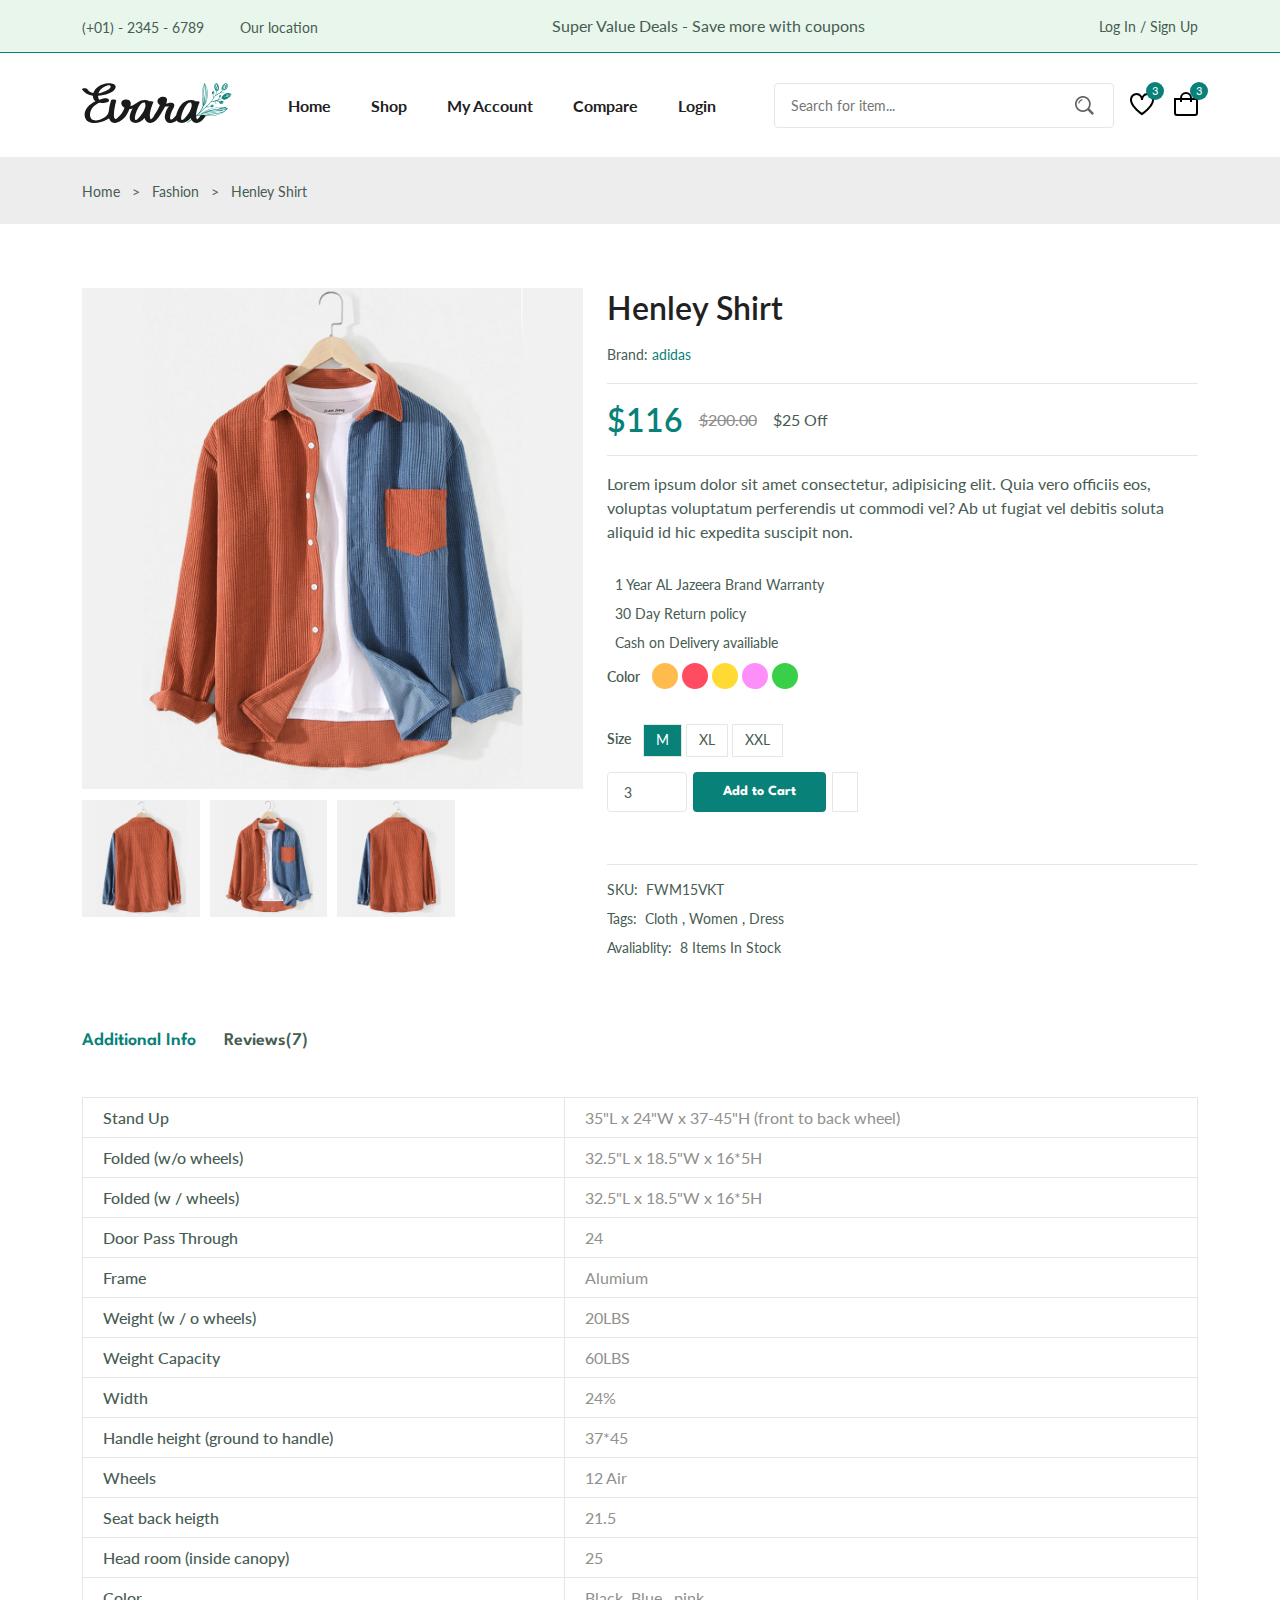
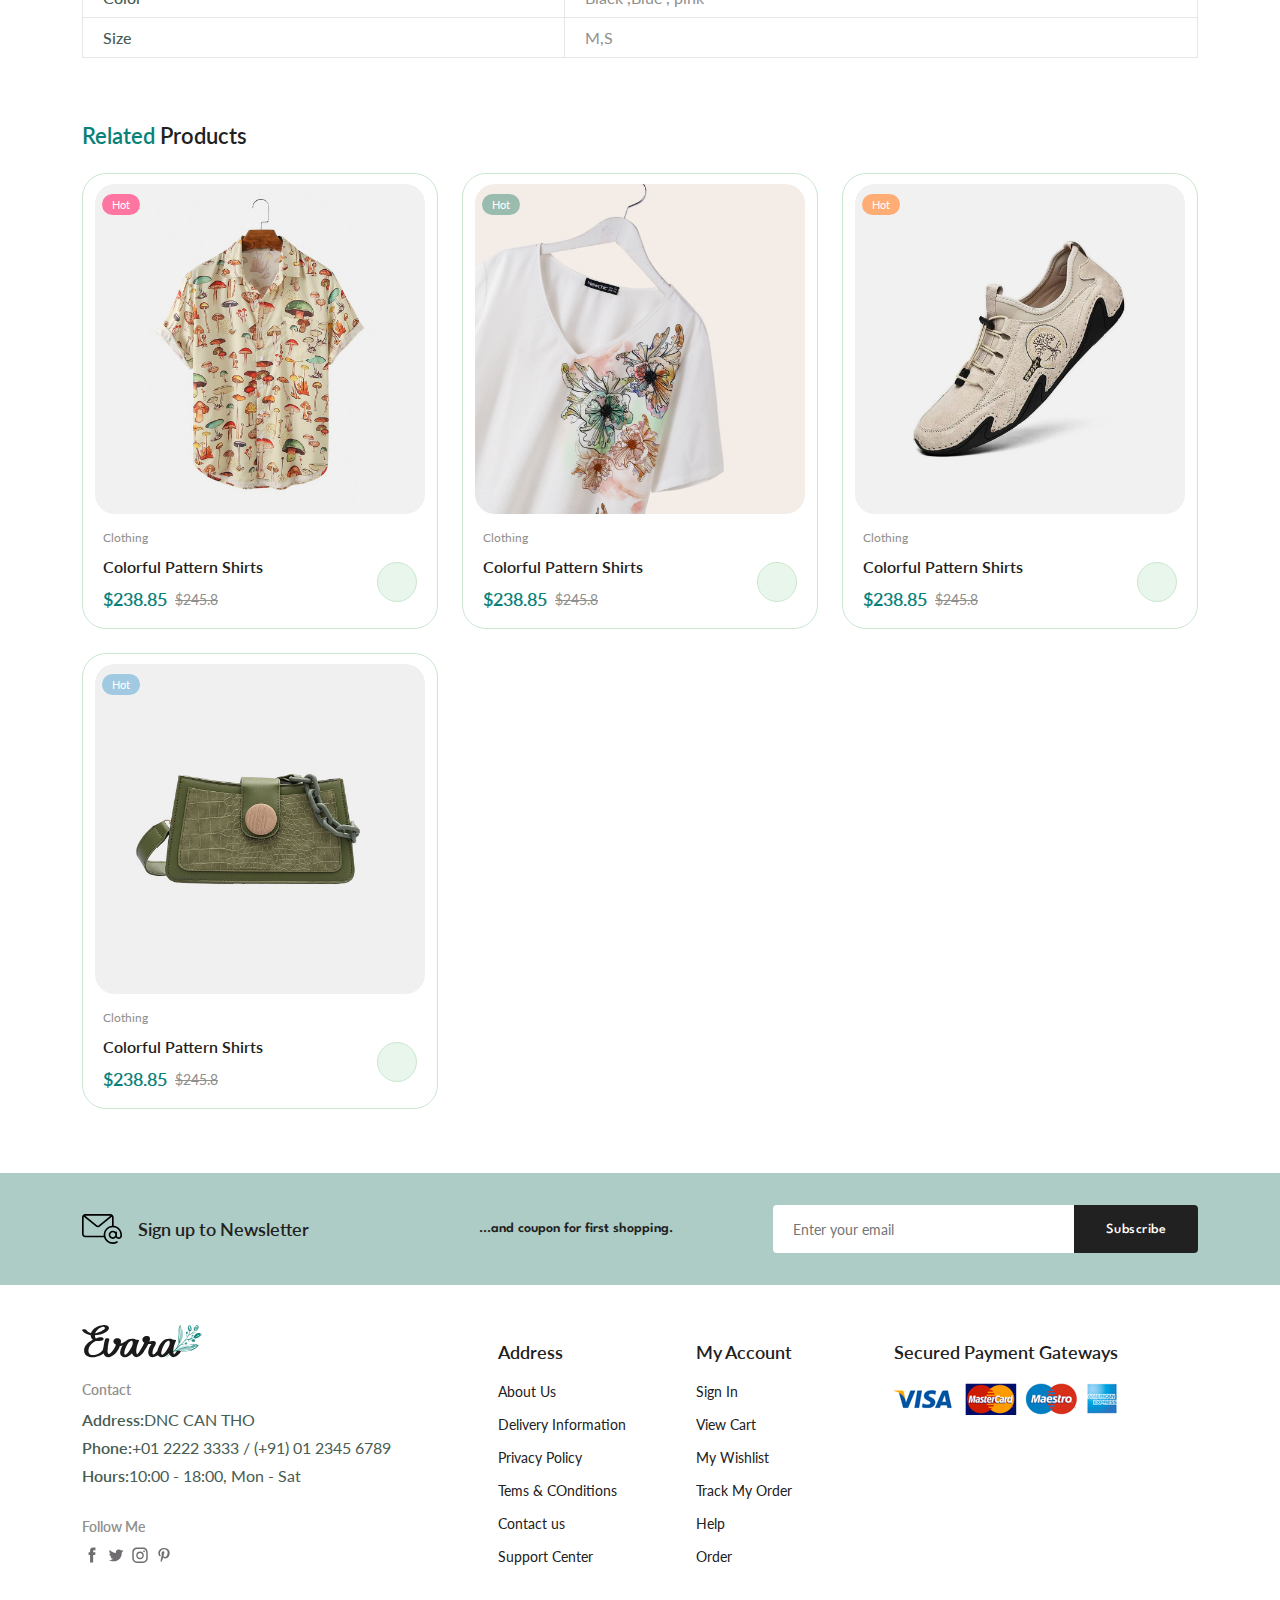
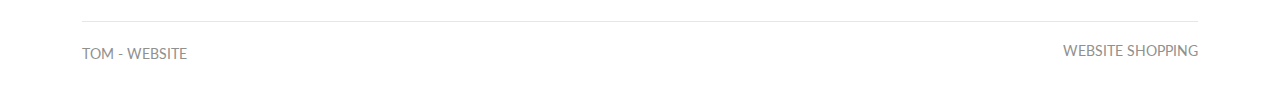
<file: details.html>
<!DOCTYPE html>
<html lang="en">
  <head>
    <meta charset="UTF-8" />
    <meta name="viewport" content="width=device-width, initial-scale=1.0" />

    <!--=============== FLATICON ===============-->
    <link rel="stylesheet" href="https://cdn-uicons.flaticon.com/uicons-regular-straight/css/uicons-regular-straight.css" />

    <!--=============== SWIPER CSS ===============-->
    <link
    rel="stylesheet"
    href="https://cdn.jsdelivr.net/npm/swiper@11/swiper-bundle.min.css"
  />

    <!--=============== CSS ===============-->
    <link rel="stylesheet" href="assets/css/styles.css" />

    <title>Website-shopping</title>
  </head>
  <body>
    <!--=============== HEADER ===============-->
    <header class="header">
      <div class="header__top">
        <div class="header__container container">
          <div class="header__contact">
            <span>(+01) - 2345 - 6789</span> 
            <span>Our location</span>
          </div>
          <p class="header_alert-news">
            Super Value Deals - Save more with coupons
          </p>

          <a href="login-register.html" class="header__top-action">
            Log In / Sign Up
          </a>
        </div>
      </div>


      <nav class="nav container">
        <a href="index.html" class="nav__logo">
          <img src="assets/img/logo.svg" alt="" class="nav__logo-img">
        </a>
        <div class="nav__menu" id="nav-menu">
          <ul class="nav__list">

               <li class="nav__item">
                <a href="index.html" class="nav__link">Home</a>
               </li>

               <li class="nav__item">
                <a href="shop.html" class="nav__link">Shop</a>
               </li>

               <li class="nav__item">
                <a href="accounts.html" class="nav__link">My Account</a>
               </li>

               <li class="nav__item">
                <a href="compare.html" class="nav__link">Compare</a>
               </li>

               <li class="nav__item">
                <a href="login-register.html" class="nav__link">Login</a>
               </li>

          </ul>
          <div class="header__search">
            <input type="text" placeholder="Search for item..." 
            class="form__input"/>
            <button class="search__btn">
              <img src="assets/img/search.png" alt="">
            </button>
          </div>
        </div>

   <div class="header__user-actions">

      <a href="wishlist.html" class="header__action-btn">
        <img src="assets/img/icon-heart.svg" alt="">
        <span class="count">3</span>
      </a>

      <a href="cart.html" class="header__action-btn">
        <img src="assets/img/icon-cart.svg" alt="">
        <span class="count">3</span>
      </a>
    </div>
      </nav>
    </header>

    <!--=============== MAIN ===============-->
    <main class="main">
      <!--=============== BREADCRUMB ===============-->
      <section class="breadcrumb">
        <ul class="breadcrumb__list flex container">
          <li><a href="index.html" class="breadcrumb__link">Home</a></li>
          <li><span class="breadcrumb__link">></span></li>
          <li><span class="breadcrumb__link">Fashion</span></li>
          <li><span class="breadcrumb__link">></span></li>
          <li><span class="breadcrumb__link">Henley Shirt</span></li>
        </ul>
      </section>

      <!--=============== DETAILS ===============-->
      <section class="details section--lg">
        <div class="details__container container grid">
          <div class="details__group">
            <img src="assets/img/product-8-1.jpg" alt="" class="details__img">
        <div class="details__small-images grid">
        
          <img src="assets/img/product-8-2.jpg" alt="" class="details__small-img">
          <img src="assets/img/product-8-1.jpg" alt="" class="details__small-img">
          <img src="assets/img/product-8-2.jpg" alt="" class="details__small-img">
        </div>
            
          </div>

          <div class="details__group">
            <h3 class="details__title">Henley Shirt</h3>
            <p class="details__brand">Brand: <span>adidas</span></p>

            <div class="details__price flex">
              <span class="new__price">$116</span>
              <span class="old__price">$200.00</span>
              <span class="save__price">$25 Off</span>
            </div>

            <p class="short__description">Lorem ipsum dolor sit amet consectetur, adipisicing elit. Quia vero officiis eos, voluptas voluptatum perferendis ut commodi vel? Ab ut fugiat vel debitis soluta aliquid id hic expedita suscipit non.</p>
          
            <ul class="product__list">
           
            <li class="list__item flex">
              <i class="fi-rs-crown"></i> 1 Year AL Jazeera Brand Warranty
            </li>

            <li class="list__item flex">
              <i class="fi-rs-refresh"></i> 30 Day Return policy
            </li>

            <li class="list__item flex">
              <i class="fi-rs-credit-card"></i> Cash on Delivery availiable
            </li>
            
          </ul>

          <div class="details__size flex">
            <span class="details__color-title">Color</span>
          <ul class="color__list">
        
            <li>
              <a href="#" class="color__link" style="background-color: hsl(37, 100%, 65%);"></a>
            </li>

            <li>
              <a href="#" class="color__link" style="background-color: hsl(353, 100%, 65%);"></a>
            </li>
          
            <li>
              <a href="#" class="color__link" style="background-color: hsl(49, 100%, 60%);"></a>
            </li>

            <li>
              <a href="#" class="color__link" style="background-color: hsl(304, 100%, 78%);"></a>
            </li>

            <li>
              <a href="#" class="color__link" style="background-color: hsl(126, 61%, 52%);"></a>
            </li>
        
          </ul>
          
          </div>

          <div class="details__color flex">
            <span class="details__size-title">Size</span>
          <ul class="size__list">
            <li>
              <a href="#" class="size__link size-active">M</a>
            </li>

            <li>
              <a href="#" class="size__link">XL</a>
            </li>

            <li>
              <a href="#" class="size__link">XXL</a>
            </li>
          </ul>
          </div>

          <div class="details__action">
            <input type="number" class="quantity" value="3">

            <a href="#" class="btn btn--sm">Add to Cart</a>
         
            <a href="#" class="details__action-btn">
              <i class="fi fi-rs-heart"></i>
            </a>
          </div>

          <ul class="details__meta">

            <li class="meta__list flex"><span>SKU:</span> FWM15VKT</li>
            <li class="meta__list flex"><span>Tags:</span>Cloth , Women , Dress</li>
            <li class="meta__list flex"><span>Avaliablity:</span>8 Items In Stock</li>
          
          </ul>

          </div>
        </div>
      </section>

      <!--=============== DETAILS TAB ===============-->
      <section class="details__tab container">
        <div class="detail__tabs">
          <span class="detail__tab active-tab" data-target="#info">
            Additional Info
          </span>
          <span class="detail__tab" data-target="#reviews">Reviews(7)</span>
        </div>

        <div class="details__tabs-content">
          <div class="details__tab-content active-tab" content id="info">
            <table class="info__table">

              <tr>
                <th>Stand Up</th>
                <td>35"L x 24"W x 37-45"H (front to back wheel)</td>
              </tr>

              <tr>
                <th>Folded (w/o wheels)</th>
                <td>32.5"L x 18.5"W x 16*5H</td>
              </tr>

              <tr>
                <th>Folded (w / wheels)</th>
                <td>32.5"L x 18.5"W x 16*5H</td>
              </tr>

              <tr>
                <th>Door Pass Through</th>
                <td>24</td>
              </tr>

              <tr>
                <th>Frame</th>
                <td>Alumium</td>
              </tr>

              <tr>
                <th>Weight (w / o wheels)</th>
                <td>20LBS</td>
              </tr>

              <tr>
                <th>Weight Capacity</th>
                <td>60LBS</td>
              </tr>

              <tr>
                <th>Width</th>
                <td>24%</td>
              </tr>

              <tr>
                <th>Handle height (ground to handle)</th>
                <td>37*45</td>
              </tr>

              <tr>
                <th>Wheels</th>
                <td>12 Air</td>
              </tr>

              <tr>
                <th>Seat back heigth</th>
                <td>21.5</td>
              </tr>

              <tr>
                <th>Head room (inside canopy)</th>
                <td>25</td>
              </tr>

              <tr>
                <th>Color</th>
                <td>Black ,Blue , pink</td>
              </tr>

              <tr>
                <th>Size</th>
                <td>M,S</td>
              </tr>


            </table>
          </div>

          <div class="details__tab-content" content id="reviews">
            <div class="reviews__container grid">
              <!--review-->
              <div class="review__single">
               <div>
                <img src="assets/img/avatar-1.jpg" alt="" class="review__img">
                <h4 class="review__title">Jacky Chan</h4>
              </div>

              <div class="review__data">
                  <div class="review__rating"> 
                  <i class="fi fi-rs-star"></i>
                  <i class="fi fi-rs-star"></i>
                  <i class="fi fi-rs-star"></i>
                  <i class="fi fi-rs-star"></i>
                  <i class="fi fi-rs-star"></i>
                  </div>
                  <p class="review__description">
                    Thank you very fast shipping from Poland only 3days.
                  </p>

                  <span class="review__date">December 4, 2024 at 3:12 pm</span>
              </div>
              </div>
             
               <!--review-->
               <div class="review__single">
                <div>
                 <img src="assets/img/avatar-2.jpg" alt="" class="review__img">
                 <h4 class="review__title">Jacky Chan</h4>
               </div>
 
               <div class="review__data">
                   <div class="review__rating"> 
                   <i class="fi fi-rs-star"></i>
                   <i class="fi fi-rs-star"></i>
                   <i class="fi fi-rs-star"></i>
                   <i class="fi fi-rs-star"></i>
                   <i class="fi fi-rs-star"></i>
                   </div>
                   <p class="review__description">
                     Thank you very fast shipping from Poland only 3days.
                   </p>
 
                   <span class="review__date">December 4, 2024 at 3:12 pm</span>
               </div>
               </div>
            
                <!--review-->
              <div class="review__single">
                <div>
                 <img src="assets/img/avatar-3.jpg" alt="" class="review__img">
                 <h4 class="review__title">Jacky Chan</h4>
               </div>
 
               <div class="review__data">
                   <div class="review__rating"> 
                   <i class="fi fi-rs-star"></i>
                   <i class="fi fi-rs-star"></i>
                   <i class="fi fi-rs-star"></i>
                   <i class="fi fi-rs-star"></i>
                   <i class="fi fi-rs-star"></i>
                   </div>
                   <p class="review__description">
                     Thank you very fast shipping from Poland only 3days.
                   </p>
 
                   <span class="review__date">December 4, 2024 at 3:12 pm</span>
               </div>
               </div>
              
            </div>

            <div class="rate__product">

              <h4 class="review__form-title">Add a review</h4>
             
              <div class="review__rating">
                <i class="fi fi-rs-star" style="color:black;"></i>
                <i class="fi fi-rs-star" style="color:black;"></i>
                <i class="fi fi-rs-star" style="color:black;"></i>
                <i class="fi fi-rs-star" style="color:black;"></i>
                <i class="fi fi-rs-star" style="color:black;"></i>
              </div>

              <form action="" class="form grid">
                
                <textarea class="form__input textarea" placeholder="Write Comment"></textarea>
                
                <div class="form__group grid">
                  <input type="text" placeholder="Name" class="form__input">
                  <input type="email" placeholder="Email" class="form__input">
                </div>

                <div class="form__btn">
                  <button class="btn">Submit Review</button>
                </div>
              </form>
            </div>
          </div>
        </div>
      </section>

      <!--=============== PRODUCTS ===============-->
      <section class="products container section--lg">
        <h3 class="section__title"><span>Related</span> Products</h3>

        <div class="products__container grid">
          <!--product-->
          <div class="product__item">
              <div class="product__banner">
                <a href="" class="product__images">
                  <img src="assets/img/product-1-1.jpg" alt="" class="product__img default">
                  <img src="assets/img/product-1-2.jpg" alt="" class="product__img hover">
                </a>

                <div class="product__actions">
                  <a href="#" class="action__btn" aria-label="Quick View">
                    <i class="fi fi-rs-eye"></i>
                  </a>

                  <a href="#" class="action__btn" aria-label="Add to Wishlist">
                    <i class="fi fi-rs-heart"></i>
                  </a>

                  <a href="#" class="action__btn" aria-label="Compare">
                    <i class="fi fi-rs-shuffle"></i>
                  </a>
                </div>


                <div class="product__badge light-pink">Hot</div>
              </div>
              <div class="product__content">
                <span class="product__category">Clothing</span>
                <a href="">
                  <h3 class="product__title">Colorful Pattern Shirts</h3>
                </a>
                <div class="product__rating">
                  <i class="fi fi-rs-star"></i>
                  <i class="fi fi-rs-star"></i>
                  <i class="fi fi-rs-star"></i>
                  <i class="fi fi-rs-star"></i>
                  <i class="fi fi-rs-star"></i>
                </div>
                <div class="product__price flex">
                  <span class="new__price">$238.85</span>
                  <span class="old__price">$245.8</span>
                </div>
                <a href="" class="action__btn cart__btn" aria-label="Add To Cart">
                  <i class="fi fi-rs-shopping-bag-add"></i>
                </a>
              </div>
          </div>
             <!--product-->
             <div class="product__item">
              <div class="product__banner">
                <a href="" class="product__images">
                  <img src="assets/img/product-12-1.jpg" alt="" class="product__img default">
                  <img src="assets/img/product-12-2.jpg" alt="" class="product__img hover">
                </a>

                <div class="product__actions">
                  <a href="#" class="action__btn" aria-label="Quick View">
                    <i class="fi fi-rs-eye"></i>
                  </a>

                  <a href="#" class="action__btn" aria-label="Add to Wishlist">
                    <i class="fi fi-rs-heart"></i>
                  </a>

                  <a href="#" class="action__btn" aria-label="Compare">
                    <i class="fi fi-rs-shuffle"></i>
                  </a>
                </div>


                <div class="product__badge light-green">Hot</div>
              </div>
              <div class="product__content">
                <span class="product__category">Clothing</span>
                <a href="">
                  <h3 class="product__title">Colorful Pattern Shirts</h3>
                </a>
                <div class="product__rating">
                  <i class="fi fi-rs-star"></i>
                  <i class="fi fi-rs-star"></i>
                  <i class="fi fi-rs-star"></i>
                  <i class="fi fi-rs-star"></i>
                  <i class="fi fi-rs-star"></i>
                </div>
                <div class="product__price flex">
                  <span class="new__price">$238.85</span>
                  <span class="old__price">$245.8</span>
                </div>
                <a href="" class="action__btn cart__btn" aria-label="Add To Cart">
                  <i class="fi fi-rs-shopping-bag-add"></i>
                </a>
              </div>
          </div>
             <!--product-->
             <div class="product__item">
              <div class="product__banner">
                <a href="" class="product__images">
                  <img src="assets/img/product-3-1.jpg" alt="" class="product__img default">
                  <img src="assets/img/product-3-2.jpg" alt="" class="product__img hover">
                </a>

                <div class="product__actions">
                  <a href="#" class="action__btn" aria-label="Quick View">
                    <i class="fi fi-rs-eye"></i>
                  </a>

                  <a href="#" class="action__btn" aria-label="Add to Wishlist">
                    <i class="fi fi-rs-heart"></i>
                  </a>

                  <a href="#" class="action__btn" aria-label="Compare">
                    <i class="fi fi-rs-shuffle"></i>
                  </a>
                </div>


                <div class="product__badge light-orange">Hot</div>
              </div>
              <div class="product__content">
                <span class="product__category">Clothing</span>
                <a href="">
                  <h3 class="product__title">Colorful Pattern Shirts</h3>
                </a>
                <div class="product__rating">
                  <i class="fi fi-rs-star"></i>
                  <i class="fi fi-rs-star"></i>
                  <i class="fi fi-rs-star"></i>
                  <i class="fi fi-rs-star"></i>
                  <i class="fi fi-rs-star"></i>
                </div>
                <div class="product__price flex">
                  <span class="new__price">$238.85</span>
                  <span class="old__price">$245.8</span>
                </div>
                <a href="" class="action__btn cart__btn" aria-label="Add To Cart">
                  <i class="fi fi-rs-shopping-bag-add"></i>
                </a>
              </div>
          </div>
             <!--product-->
             <div class="product__item">
              <div class="product__banner">
                <a href="" class="product__images">
                  <img src="assets/img/product-13-1.jpg" alt="" class="product__img default">
                  <img src="assets/img/product-13-2.jpg" alt="" class="product__img hover">
                </a>

                <div class="product__actions">
                  <a href="#" class="action__btn" aria-label="Quick View">
                    <i class="fi fi-rs-eye"></i>
                  </a>

                  <a href="#" class="action__btn" aria-label="Add to Wishlist">
                    <i class="fi fi-rs-heart"></i>
                  </a>

                  <a href="#" class="action__btn" aria-label="Compare">
                    <i class="fi fi-rs-shuffle"></i>
                  </a>
                </div>


                <div class="product__badge light-blue">Hot</div>
              </div>
              <div class="product__content">
                <span class="product__category">Clothing</span>
                <a href="">
                  <h3 class="product__title">Colorful Pattern Shirts</h3>
                </a>
                <div class="product__rating">
                  <i class="fi fi-rs-star"></i>
                  <i class="fi fi-rs-star"></i>
                  <i class="fi fi-rs-star"></i>
                  <i class="fi fi-rs-star"></i>
                  <i class="fi fi-rs-star"></i>
                </div>
                <div class="product__price flex">
                  <span class="new__price">$238.85</span>
                  <span class="old__price">$245.8</span>
                </div>
                <a href="" class="action__btn cart__btn" aria-label="Add To Cart">
                  <i class="fi fi-rs-shopping-bag-add"></i>
                </a>
              </div>
          </div>
        </div>

      </section>

      <!--=============== NEWSLETTER ===============-->
      <section class="newsletter section">
        <div class="newsletter__container container grid">
          <h3 class="newsletter__title flex">
            <img src="assets/img/icon-email.svg" alt="" class="newsletter__icon">
            Sign up to Newsletter
          </h3>
          <p class="newsletter__description">
            ...and coupon for first shopping.
          </p>
          <form action="" class="newsletter__form">
            <input type="text"  placeholder="Enter your email" class="newsletter__input">
            <button type="submit" class="newsletter__btn">Subscribe</button>
          </form>
        </div>
      </section>
    </main>

    <!--=============== FOOTER ===============-->
    <footer class="footer container">
      <div class="footer__container grid">

        <div class="footer__content">
          <a href="index.html" class="footer__logo">
            <img src="assets/img/logo.svg" alt="" class="footer__logo-img">
          </a>
          <h4 class="footer__subtitle">Contact</h4>

          <p class="footer__description">
          <span>Address:</span>DNC CAN THO
          </p>

          <p class="footer__description">
            <span>Phone:</span>+01 2222 3333 / (+91) 01 2345 6789
            </p>
  
            <p class="footer__description">
              <span>Hours:</span>10:00 - 18:00, Mon - Sat
              </p>

              <div class="footer__social">
                <h4 class="footer__subtitle">Follow Me</h4>
                <div class="footer__social-links flex">
                  <a href="">
                    <img src="assets/img/icon-facebook.svg" alt="" class="footer__social-icon">
                  </a>
                  <a href="">
                    <img src="assets/img/icon-twitter.svg" alt="" class="footer__social-icon">
                  </a>
                  <a href="">
                    <img src="assets/img/icon-instagram.svg" alt="" class="footer__social-icon">
                  </a>
                  <a href="">
                    <img src="assets/img/icon-pinterest.svg" alt="" class="footer__social-icon">
                  </a>
                </div>
              </div>
        </div>

        <div class="footer__content">
          <h3 class="footer__title">Address</h3>
          <ul class="footer__links">
            <li><a href="" class="footer__link">About Us</a></li>
            <li><a href="" class="footer__link">Delivery Information</a></li>
            <li><a href="" class="footer__link">Privacy Policy</a></li>
            <li><a href="" class="footer__link">Tems & COnditions</a></li>
            <li><a href="" class="footer__link">Contact us</a></li>
            <li><a href="" class="footer__link">Support Center</a></li>
          </ul>
        </div>

        <div class="footer__content">
          <h3 class="footer__title">My Account</h3>
          <ul class="footer__links">
            <li><a href="" class="footer__link">Sign In</a></li>
            <li><a href="" class="footer__link">View Cart</a></li>
            <li><a href="" class="footer__link">My Wishlist</a></li>
            <li><a href="" class="footer__link">Track My Order</a></li>
            <li><a href="" class="footer__link">Help</a></li>
            <li><a href="" class="footer__link">Order</a></li>
          </ul>
        </div>


        <div class="footer__content">
          <h3 class="footer__title">Secured Payment Gateways</h3>
          <img src="assets/img/payment-method.png" alt="" class="payment__img">
        </div>
      </div>

      <div class="footer__bottom">
        <p class="copyright">TOM - WEBSITE</p>
        <span class="designer">WEBSITE SHOPPING</span>
      </div>
    </footer>

    <!--=============== SWIPER JS ===============-->
    <script src="https://cdn.jsdelivr.net/npm/swiper@11/swiper-bundle.min.js"></script>

    <!--=============== MAIN JS ===============-->
    <script src="assets/js/main.js"></script>
  </body>
</html>
</file>
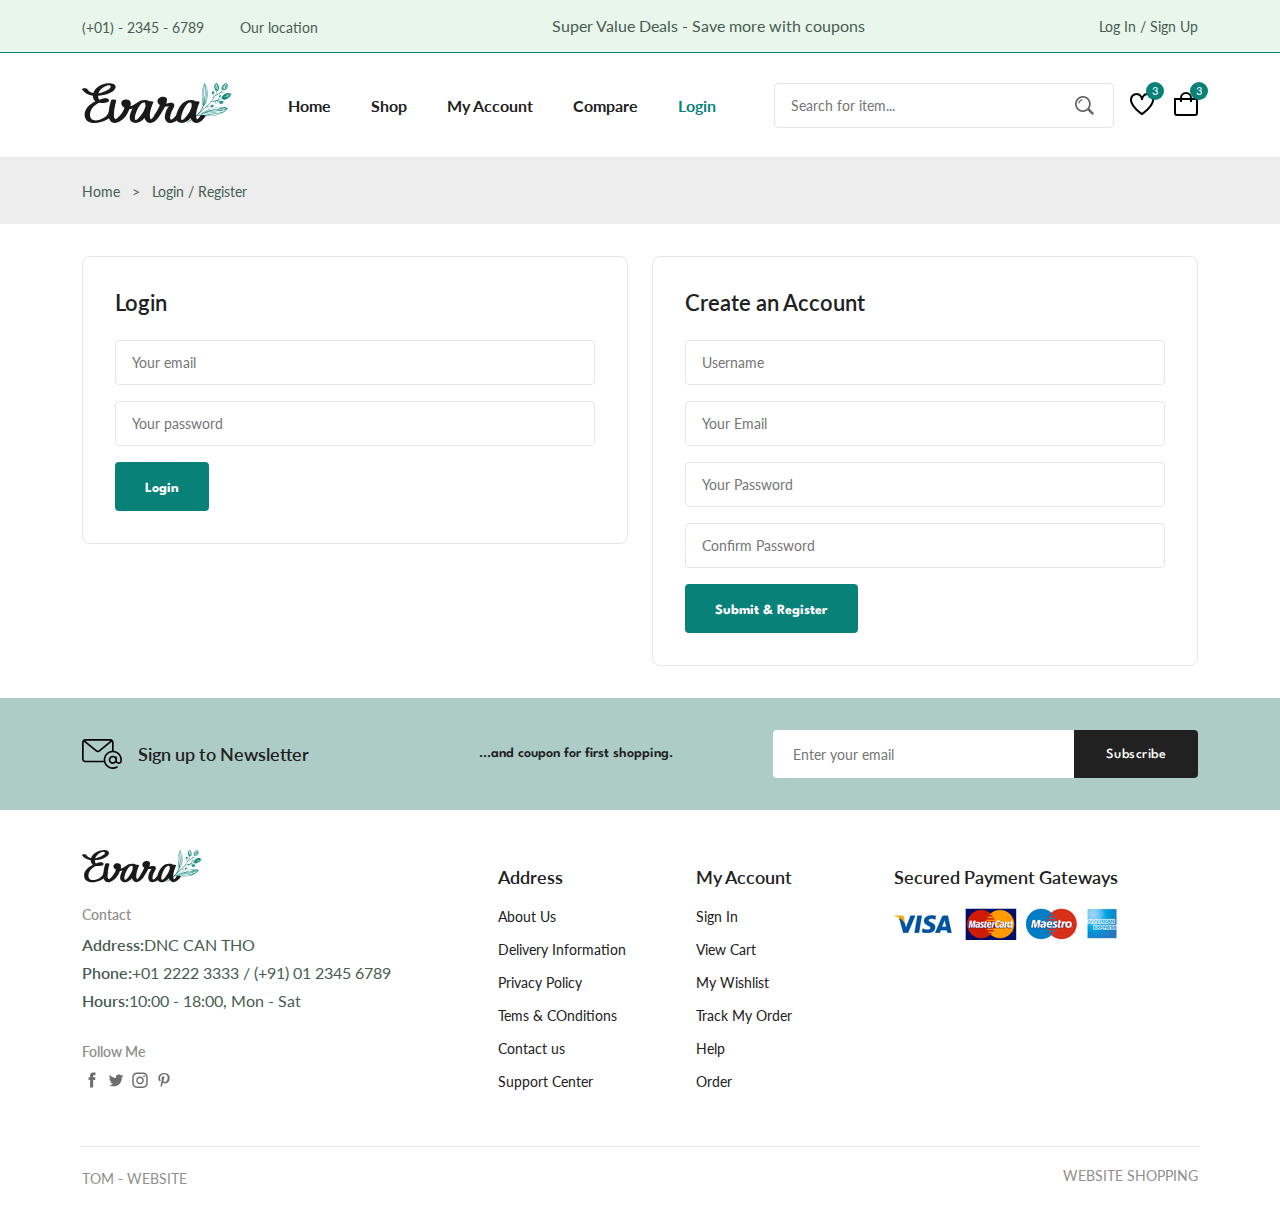
<file: login-register.html>
<!DOCTYPE html>
<html lang="en">
  <head>
    <meta charset="UTF-8" />
    <meta name="viewport" content="width=device-width, initial-scale=1.0" />

    <!--=============== FLATICON ===============-->
    <link rel="stylesheet" href="https://cdn-uicons.flaticon.com/uicons-regular-straight/css/uicons-regular-straight.css" />

    <!--=============== SWIPER CSS ===============-->
    <link
    rel="stylesheet"
    href="https://cdn.jsdelivr.net/npm/swiper@11/swiper-bundle.min.css"
  />

    <!--=============== CSS ===============-->
    <link rel="stylesheet" href="assets/css/styles.css" />

    <title>Website-shopping</title>
  </head>
  <body>
    <!--=============== HEADER ===============-->
    <header class="header">
      <div class="header__top">
        <div class="header__container container">
          <div class="header__contact">
            <span>(+01) - 2345 - 6789</span> 
            <span>Our location</span>
          </div>
          <p class="header_alert-news">
            Super Value Deals - Save more with coupons
          </p>

          <a href="login-register.html" class="header__top-action">
            Log In / Sign Up
          </a>
        </div>
      </div>


      <nav class="nav container">
        <a href="index.html" class="nav__logo">
          <img src="assets/img/logo.svg" alt="" class="nav__logo-img">
        </a>
        <div class="nav__menu" id="nav-menu">
          <ul class="nav__list">

               <li class="nav__item">
                <a href="index.html" class="nav__link">Home</a>
               </li>

               <li class="nav__item">
                <a href="shop.html" class="nav__link">Shop</a>
               </li>

               <li class="nav__item">
                <a href="accounts.html" class="nav__link">My Account</a>
               </li>

               <li class="nav__item">
                <a href="compare.html" class="nav__link">Compare</a>
               </li>

               <li class="nav__item">
                <a href="login-register.html" class="nav__link active-link">Login</a>
               </li>

          </ul>
          <div class="header__search">
            <input type="text" placeholder="Search for item..." 
            class="form__input"/>
            <button class="search__btn">
              <img src="assets/img/search.png" alt="">
            </button>
          </div>
        </div>

   <div class="header__user-actions">

      <a href="wishlist.html" class="header__action-btn">
        <img src="assets/img/icon-heart.svg" alt="">
        <span class="count">3</span>
      </a>

      <a href="cart.html" class="header__action-btn">
        <img src="assets/img/icon-cart.svg" alt="">
        <span class="count">3</span>
      </a>
    </div>
      </nav>
    </header>

    <!--=============== MAIN ===============-->
    <main class="main">
      <!--=============== BREADCRUMB ===============-->
      <section class="breadcrumb">
        <ul class="breadcrumb__list flex container">
          <li><a href="index.html" class="breadcrumb__link">Home</a></li>
          <li><span class="breadcrumb__link">></span></li>
          <li><span class="breadcrumb__link">Login / Register</span></li>
        </ul>
      </section>

      <!--=============== LOGIN-REGISTER ===============-->
      <section class="login-register seciton--lg">
        <div class="login-register__container container grid">
          
          <div class="login">
            <h3 class="section__title">Login</h3>
            <form action="" class="form grid">
              <input type="email" placeholder="Your email" class="form__input">
              <input type="password" placeholder="Your password" class="form__input">
           <div class="form">
            <button class="btn">Login</button>
           </div>
            </form>
          </div>

          <div class="register">
            <h3 class="section__title">Create an Account</h3>
            <form action="" class="form grid">
              <input type="text" placeholder="Username" class="form__input">
              <input type="email" placeholder="Your Email" class="form__input">
              <input type="password" placeholder="Your Password" class="form__input">
              <input type="password" placeholder="Confirm Password" class="form__input">
           <div class="form">
            <button class="btn">Submit & Register</button>
           </div>
            </form>
          </div>
       
        </div>
      </section>

      <!--=============== NEWSLETTER ===============-->
      <section class="newsletter section">
        <div class="newsletter__container container grid">
          <h3 class="newsletter__title flex">
            <img src="assets/img/icon-email.svg" alt="" class="newsletter__icon">
            Sign up to Newsletter
          </h3>
          <p class="newsletter__description">
            ...and coupon for first shopping.
          </p>
          <form action="" class="newsletter__form">
            <input type="text"  placeholder="Enter your email" class="newsletter__input">
            <button type="submit" class="newsletter__btn">Subscribe</button>
          </form>
        </div>
      </section>
    </main>

    <!--=============== FOOTER ===============-->
    <footer class="footer container">
      <div class="footer__container grid">

        <div class="footer__content">
          <a href="index.html" class="footer__logo">
            <img src="assets/img/logo.svg" alt="" class="footer__logo-img">
          </a>
          <h4 class="footer__subtitle">Contact</h4>

          <p class="footer__description">
          <span>Address:</span>DNC CAN THO
          </p>

          <p class="footer__description">
            <span>Phone:</span>+01 2222 3333 / (+91) 01 2345 6789
            </p>
  
            <p class="footer__description">
              <span>Hours:</span>10:00 - 18:00, Mon - Sat
              </p>

              <div class="footer__social">
                <h4 class="footer__subtitle">Follow Me</h4>
                <div class="footer__social-links flex">
                  <a href="">
                    <img src="assets/img/icon-facebook.svg" alt="" class="footer__social-icon">
                  </a>
                  <a href="">
                    <img src="assets/img/icon-twitter.svg" alt="" class="footer__social-icon">
                  </a>
                  <a href="">
                    <img src="assets/img/icon-instagram.svg" alt="" class="footer__social-icon">
                  </a>
                  <a href="">
                    <img src="assets/img/icon-pinterest.svg" alt="" class="footer__social-icon">
                  </a>
                </div>
              </div>
        </div>

        <div class="footer__content">
          <h3 class="footer__title">Address</h3>
          <ul class="footer__links">
            <li><a href="" class="footer__link">About Us</a></li>
            <li><a href="" class="footer__link">Delivery Information</a></li>
            <li><a href="" class="footer__link">Privacy Policy</a></li>
            <li><a href="" class="footer__link">Tems & COnditions</a></li>
            <li><a href="" class="footer__link">Contact us</a></li>
            <li><a href="" class="footer__link">Support Center</a></li>
          </ul>
        </div>

        <div class="footer__content">
          <h3 class="footer__title">My Account</h3>
          <ul class="footer__links">
            <li><a href="" class="footer__link">Sign In</a></li>
            <li><a href="" class="footer__link">View Cart</a></li>
            <li><a href="" class="footer__link">My Wishlist</a></li>
            <li><a href="" class="footer__link">Track My Order</a></li>
            <li><a href="" class="footer__link">Help</a></li>
            <li><a href="" class="footer__link">Order</a></li>
          </ul>
        </div>


        <div class="footer__content">
          <h3 class="footer__title">Secured Payment Gateways</h3>
          <img src="assets/img/payment-method.png" alt="" class="payment__img">
        </div>
      </div>

      <div class="footer__bottom">
        <p class="copyright">TOM - WEBSITE</p>
        <span class="designer">WEBSITE SHOPPING</span>
      </div>
    </footer>

    <!--=============== SWIPER JS ===============-->
    <script src="https://cdn.jsdelivr.net/npm/swiper@11/swiper-bundle.min.js"></script>

    <!--=============== MAIN JS ===============-->
    <script src="assets/js/main.js"></script>
  </body>
</html>
</file>
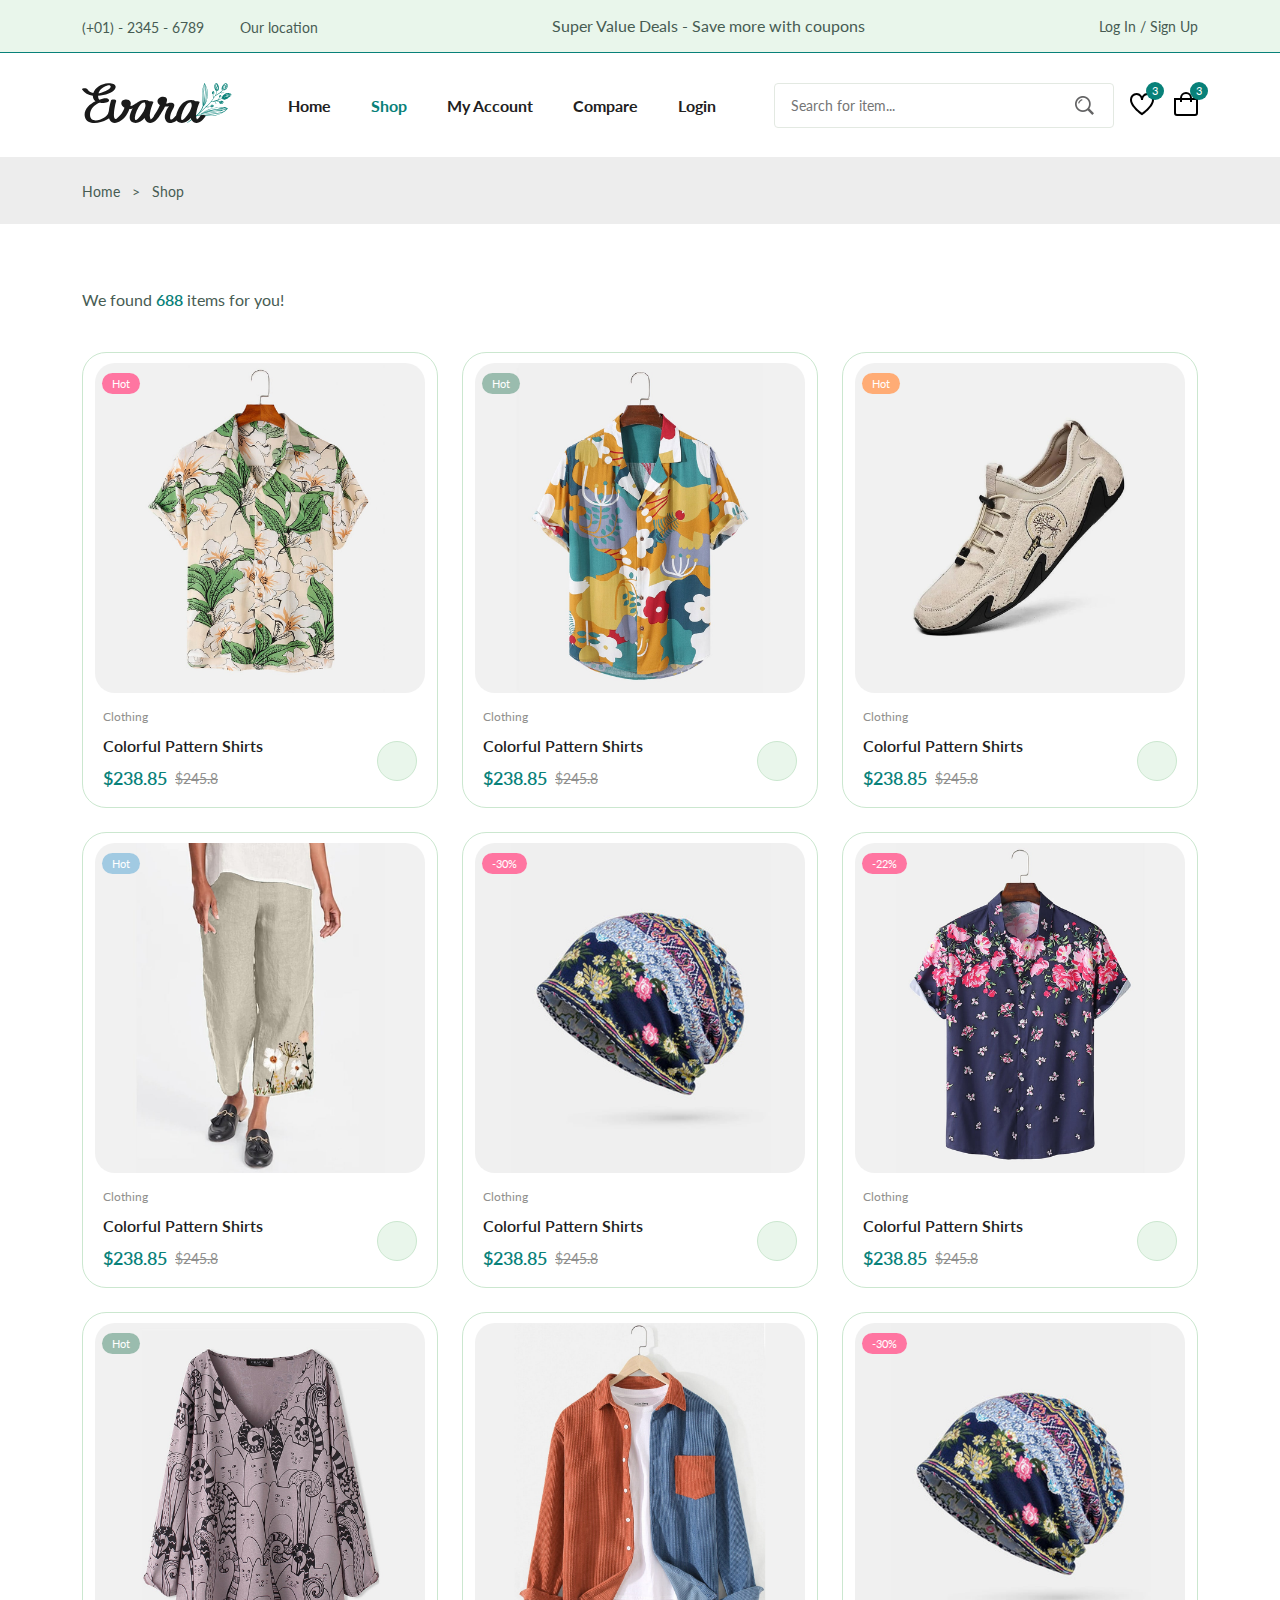
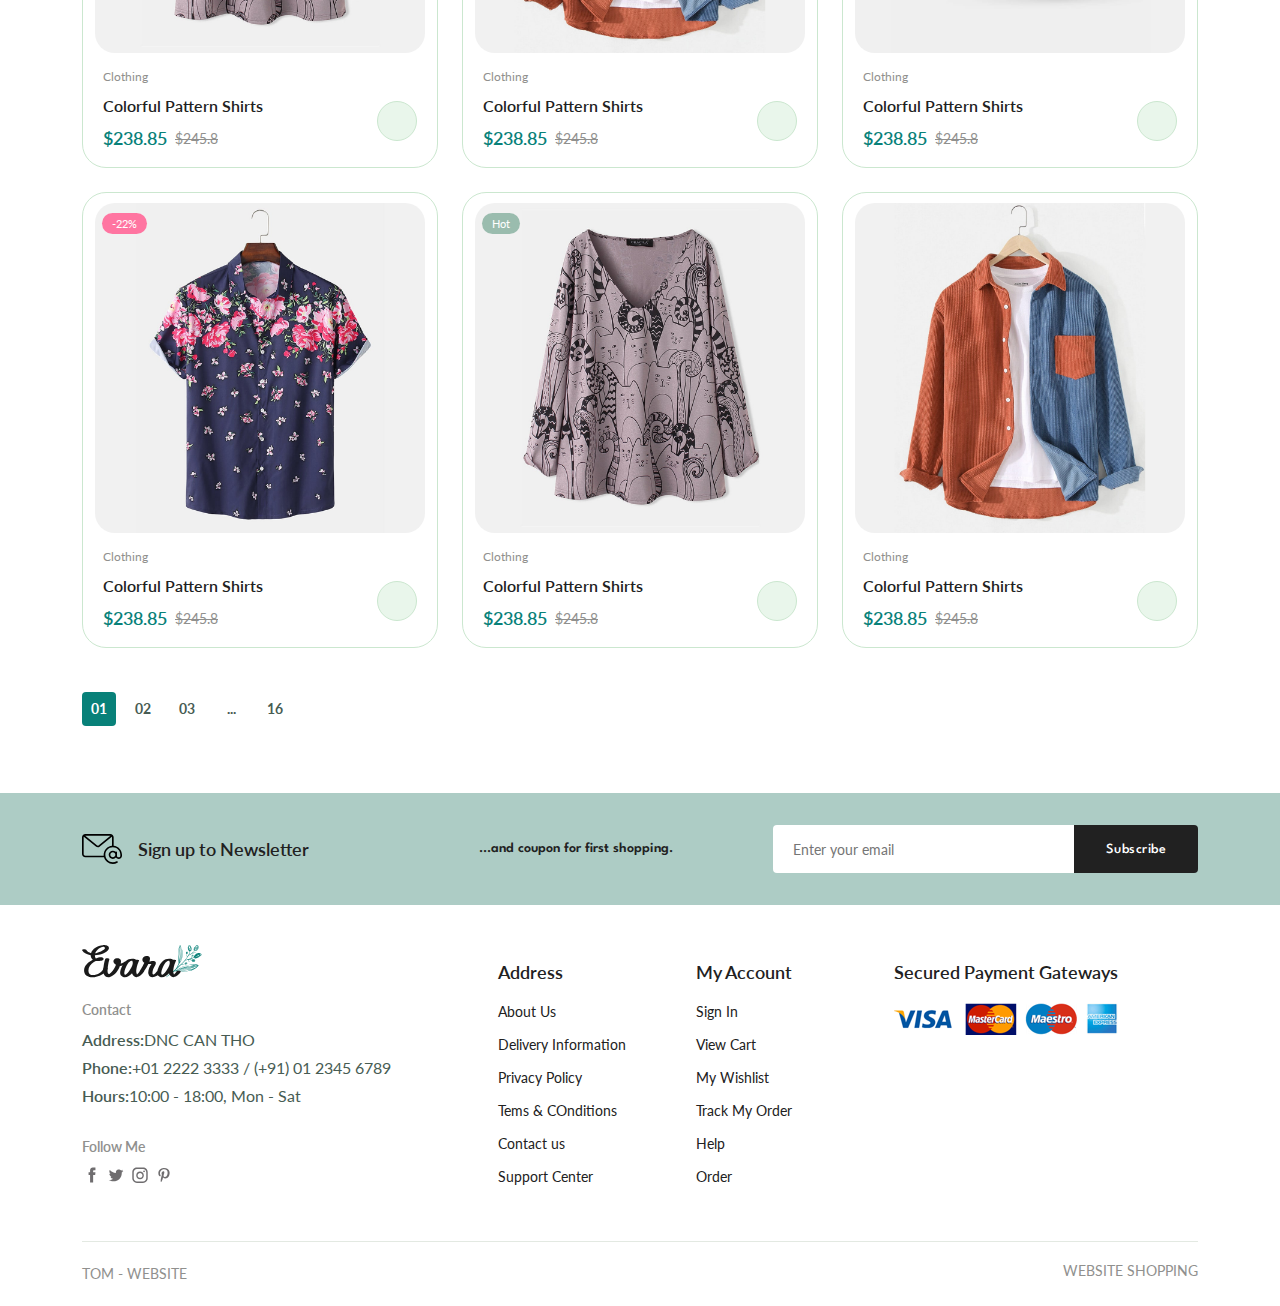
<file: shop.html>
<!DOCTYPE html>
<html lang="en">
  <head>
    <meta charset="UTF-8" />
    <meta name="viewport" content="width=device-width, initial-scale=1.0" />

    <!--=============== FLATICON ===============-->
    <link rel="stylesheet" href="https://cdn-uicons.flaticon.com/uicons-regular-straight/css/uicons-regular-straight.css" />

    <!--=============== SWIPER CSS ===============-->
    <link
    rel="stylesheet"
    href="https://cdn.jsdelivr.net/npm/swiper@11/swiper-bundle.min.css"
  />

    <!--=============== CSS ===============-->
    <link rel="stylesheet" href="assets/css/styles.css" />

    <title>Website-shopping</title>
  </head>
  <body>
    <!--=============== HEADER ===============-->
    <header class="header">
      <div class="header__top">
        <div class="header__container container">
          <div class="header__contact">
            <span>(+01) - 2345 - 6789</span> 
            <span>Our location</span>
          </div>
          <p class="header_alert-news">
            Super Value Deals - Save more with coupons
          </p>

          <a href="login-register.html" class="header__top-action">
            Log In / Sign Up
          </a>
        </div>
      </div>


      <nav class="nav container">
        <a href="index.html" class="nav__logo">
          <img src="assets/img/logo.svg" alt="" class="nav__logo-img">
        </a>
        <div class="nav__menu" id="nav-menu">
          <ul class="nav__list">

               <li class="nav__item">
                <a href="index.html" class="nav__link">Home</a>
               </li>

               <li class="nav__item">
                <a href="shop.html" class="nav__link active-link">Shop</a>
               </li>

               <li class="nav__item">
                <a href="accounts.html" class="nav__link">My Account</a>
               </li>

               <li class="nav__item">
                <a href="compare.html" class="nav__link">Compare</a>
               </li>

               <li class="nav__item">
                <a href="login-register.html" class="nav__link">Login</a>
               </li>

          </ul>
          <div class="header__search">
            <input type="text" placeholder="Search for item..." 
            class="form__input"/>
            <button class="search__btn">
              <img src="assets/img/search.png" alt="">
            </button>
          </div>
        </div>

   <div class="header__user-actions">

      <a href="wishlist.html" class="header__action-btn">
        <img src="assets/img/icon-heart.svg" alt="">
        <span class="count">3</span>
      </a>

      <a href="cart.html" class="header__action-btn">
        <img src="assets/img/icon-cart.svg" alt="">
        <span class="count">3</span>
      </a>
    </div>
      </nav>
    </header>

    <!--=============== MAIN ===============-->
    <main class="main">



      <!--=============== BREADCRUMB ===============-->
      <section class="breadcrumb">
        <ul class="breadcrumb__list flex container">
          <li><a href="index.html" class="breadcrumb__link">Home</a></li>
          <li><span class="breadcrumb__link">></span></li>
          <li><span class="breadcrumb__link">Shop</span></li>
        </ul>
      </section>

      <!--=============== PRODUCTS ===============-->
      <section class="products section--lg container">

        <p class="total__products">We found <span>688</span> items for you!</p>
      
      
        <div class="products__container grid">
          <!--product-->
          <div class="product__item">
              <div class="product__banner">
                <a href="" class="product__images">
                  <img src="assets/img/product-9-1.jpg" alt="" class="product__img default">
                  <img src="assets/img/product-9-2.jpg" alt="" class="product__img hover">
                </a>

                <div class="product__actions">
                  <a href="#" class="action__btn" aria-label="Quick View">
                    <i class="fi fi-rs-eye"></i>
                  </a>

                  <a href="#" class="action__btn" aria-label="Add to Wishlist">
                    <i class="fi fi-rs-heart"></i>
                  </a>

                  <a href="#" class="action__btn" aria-label="Compare">
                    <i class="fi fi-rs-shuffle"></i>
                  </a>
                </div>


                <div class="product__badge light-pink">Hot</div>
              </div>
              <div class="product__content">
                <span class="product__category">Clothing</span>
                <a href="">
                  <h3 class="product__title">Colorful Pattern Shirts</h3>
                </a>
                <div class="product__rating">
                  <i class="fi fi-rs-star"></i>
                  <i class="fi fi-rs-star"></i>
                  <i class="fi fi-rs-star"></i>
                  <i class="fi fi-rs-star"></i>
                  <i class="fi fi-rs-star"></i>
                </div>
                <div class="product__price flex">
                  <span class="new__price">$238.85</span>
                  <span class="old__price">$245.8</span>
                </div>
                <a href="" class="action__btn cart__btn" aria-label="Add To Cart">
                  <i class="fi fi-rs-shopping-bag-add"></i>
                </a>
              </div>
          </div>
             <!--product-->
             <div class="product__item">
              <div class="product__banner">
                <a href="" class="product__images">
                  <img src="assets/img/product-2-1.jpg" alt="" class="product__img default">
                  <img src="assets/img/product-2-2.jpg" alt="" class="product__img hover">
                </a>

                <div class="product__actions">
                  <a href="#" class="action__btn" aria-label="Quick View">
                    <i class="fi fi-rs-eye"></i>
                  </a>

                  <a href="#" class="action__btn" aria-label="Add to Wishlist">
                    <i class="fi fi-rs-heart"></i>
                  </a>

                  <a href="#" class="action__btn" aria-label="Compare">
                    <i class="fi fi-rs-shuffle"></i>
                  </a>
                </div>


                <div class="product__badge light-green">Hot</div>
              </div>
              <div class="product__content">
                <span class="product__category">Clothing</span>
                <a href="">
                  <h3 class="product__title">Colorful Pattern Shirts</h3>
                </a>
                <div class="product__rating">
                  <i class="fi fi-rs-star"></i>
                  <i class="fi fi-rs-star"></i>
                  <i class="fi fi-rs-star"></i>
                  <i class="fi fi-rs-star"></i>
                  <i class="fi fi-rs-star"></i>
                </div>
                <div class="product__price flex">
                  <span class="new__price">$238.85</span>
                  <span class="old__price">$245.8</span>
                </div>
                <a href="" class="action__btn cart__btn" aria-label="Add To Cart">
                  <i class="fi fi-rs-shopping-bag-add"></i>
                </a>
              </div>
          </div>
             <!--product-->
             <div class="product__item">
              <div class="product__banner">
                <a href="" class="product__images">
                  <img src="assets/img/product-3-1.jpg" alt="" class="product__img default">
                  <img src="assets/img/product-3-2.jpg" alt="" class="product__img hover">
                </a>

                <div class="product__actions">
                  <a href="#" class="action__btn" aria-label="Quick View">
                    <i class="fi fi-rs-eye"></i>
                  </a>

                  <a href="#" class="action__btn" aria-label="Add to Wishlist">
                    <i class="fi fi-rs-heart"></i>
                  </a>

                  <a href="#" class="action__btn" aria-label="Compare">
                    <i class="fi fi-rs-shuffle"></i>
                  </a>
                </div>


                <div class="product__badge light-orange">Hot</div>
              </div>
              <div class="product__content">
                <span class="product__category">Clothing</span>
                <a href="">
                  <h3 class="product__title">Colorful Pattern Shirts</h3>
                </a>
                <div class="product__rating">
                  <i class="fi fi-rs-star"></i>
                  <i class="fi fi-rs-star"></i>
                  <i class="fi fi-rs-star"></i>
                  <i class="fi fi-rs-star"></i>
                  <i class="fi fi-rs-star"></i>
                </div>
                <div class="product__price flex">
                  <span class="new__price">$238.85</span>
                  <span class="old__price">$245.8</span>
                </div>
                <a href="" class="action__btn cart__btn" aria-label="Add To Cart">
                  <i class="fi fi-rs-shopping-bag-add"></i>
                </a>
              </div>
          </div>
             <!--product-->
             <div class="product__item">
              <div class="product__banner">
                <a href="" class="product__images">
                  <img src="assets/img/product-4-1.jpg" alt="" class="product__img default">
                  <img src="assets/img/product-4-2.jpg" alt="" class="product__img hover">
                </a>

                <div class="product__actions">
                  <a href="#" class="action__btn" aria-label="Quick View">
                    <i class="fi fi-rs-eye"></i>
                  </a>

                  <a href="#" class="action__btn" aria-label="Add to Wishlist">
                    <i class="fi fi-rs-heart"></i>
                  </a>

                  <a href="#" class="action__btn" aria-label="Compare">
                    <i class="fi fi-rs-shuffle"></i>
                  </a>
                </div>


                <div class="product__badge light-blue">Hot</div>
              </div>
              <div class="product__content">
                <span class="product__category">Clothing</span>
                <a href="">
                  <h3 class="product__title">Colorful Pattern Shirts</h3>
                </a>
                <div class="product__rating">
                  <i class="fi fi-rs-star"></i>
                  <i class="fi fi-rs-star"></i>
                  <i class="fi fi-rs-star"></i>
                  <i class="fi fi-rs-star"></i>
                  <i class="fi fi-rs-star"></i>
                </div>
                <div class="product__price flex">
                  <span class="new__price">$238.85</span>
                  <span class="old__price">$245.8</span>
                </div>
                <a href="" class="action__btn cart__btn" aria-label="Add To Cart">
                  <i class="fi fi-rs-shopping-bag-add"></i>
                </a>
              </div>
          </div>
             <!--product-->
             <div class="product__item">
              <div class="product__banner">
                <a href="" class="product__images">
                  <img src="assets/img/product-5-1.jpg" alt="" class="product__img default">
                  <img src="assets/img/product-5-2.jpg" alt="" class="product__img hover">
                </a>

                <div class="product__actions">
                  <a href="#" class="action__btn" aria-label="Quick View">
                    <i class="fi fi-rs-eye"></i>
                  </a>

                  <a href="#" class="action__btn" aria-label="Add to Wishlist">
                    <i class="fi fi-rs-heart"></i>
                  </a>

                  <a href="#" class="action__btn" aria-label="Compare">
                    <i class="fi fi-rs-shuffle"></i>
                  </a>
                </div>


                <div class="product__badge light-pink">-30%</div>
              </div>
              <div class="product__content">
                <span class="product__category">Clothing</span>
                <a href="">
                  <h3 class="product__title">Colorful Pattern Shirts</h3>
                </a>
                <div class="product__rating">
                  <i class="fi fi-rs-star"></i>
                  <i class="fi fi-rs-star"></i>
                  <i class="fi fi-rs-star"></i>
                  <i class="fi fi-rs-star"></i>
                  <i class="fi fi-rs-star"></i>
                </div>
                <div class="product__price flex">
                  <span class="new__price">$238.85</span>
                  <span class="old__price">$245.8</span>
                </div>
                <a href="" class="action__btn cart__btn" aria-label="Add To Cart">
                  <i class="fi fi-rs-shopping-bag-add"></i>
                </a>
              </div>
          </div>
             <!--product-->
             <div class="product__item">
              <div class="product__banner">
                <a href="" class="product__images">
                  <img src="assets/img/product-6-1.jpg" alt="" class="product__img default">
                  <img src="assets/img/product-6-2.jpg" alt="" class="product__img hover">
                </a>

                <div class="product__actions">
                  <a href="#" class="action__btn" aria-label="Quick View">
                    <i class="fi fi-rs-eye"></i>
                  </a>

                  <a href="#" class="action__btn" aria-label="Add to Wishlist">
                    <i class="fi fi-rs-heart"></i>
                  </a>

                  <a href="#" class="action__btn" aria-label="Compare">
                    <i class="fi fi-rs-shuffle"></i>
                  </a>
                </div>


                <div class="product__badge light-pink">-22%</div>
              </div>
              <div class="product__content">
                <span class="product__category">Clothing</span>
                <a href="">
                  <h3 class="product__title">Colorful Pattern Shirts</h3>
                </a>
                <div class="product__rating">
                  <i class="fi fi-rs-star"></i>
                  <i class="fi fi-rs-star"></i>
                  <i class="fi fi-rs-star"></i>
                  <i class="fi fi-rs-star"></i>
                  <i class="fi fi-rs-star"></i>
                </div>
                <div class="product__price flex">
                  <span class="new__price">$238.85</span>
                  <span class="old__price">$245.8</span>
                </div>
                <a href="" class="action__btn cart__btn" aria-label="Add To Cart">
                  <i class="fi fi-rs-shopping-bag-add"></i>
                </a>
              </div>
          </div>
             <!--product-->
             <div class="product__item">
              <div class="product__banner">
                <a href="" class="product__images">
                  <img src="assets/img/product-7-1.jpg" alt="" class="product__img default">
                  <img src="assets/img/product-7-2.jpg" alt="" class="product__img hover">
                </a>

                <div class="product__actions">
                  <a href="#" class="action__btn" aria-label="Quick View">
                    <i class="fi fi-rs-eye"></i>
                  </a>

                  <a href="#" class="action__btn" aria-label="Add to Wishlist">
                    <i class="fi fi-rs-heart"></i>
                  </a>

                  <a href="#" class="action__btn" aria-label="Compare">
                    <i class="fi fi-rs-shuffle"></i>
                  </a>
                </div>


                <div class="product__badge light-green">Hot</div>
              </div>
              <div class="product__content">
                <span class="product__category">Clothing</span>
                <a href="">
                  <h3 class="product__title">Colorful Pattern Shirts</h3>
                </a>
                <div class="product__rating">
                  <i class="fi fi-rs-star"></i>
                  <i class="fi fi-rs-star"></i>
                  <i class="fi fi-rs-star"></i>
                  <i class="fi fi-rs-star"></i>
                  <i class="fi fi-rs-star"></i>
                </div>
                <div class="product__price flex">
                  <span class="new__price">$238.85</span>
                  <span class="old__price">$245.8</span>
                </div>
                <a href="" class="action__btn cart__btn" aria-label="Add To Cart">
                  <i class="fi fi-rs-shopping-bag-add"></i>
                </a>
              </div>
          </div>
             <!--product-->
             <div class="product__item">
              <div class="product__banner">
                <a href="" class="product__images">
                  <img src="assets/img/product-8-1.jpg" alt="" class="product__img default">
                  <img src="assets/img/product-8-2.jpg" alt="" class="product__img hover">
                </a>

                <div class="product__actions">
                  <a href="#" class="action__btn" aria-label="Quick View">
                    <i class="fi fi-rs-eye"></i>
                  </a>

                  <a href="#" class="action__btn" aria-label="Add to Wishlist">
                    <i class="fi fi-rs-heart"></i>
                  </a>

                  <a href="#" class="action__btn" aria-label="Compare">
                    <i class="fi fi-rs-shuffle"></i>
                  </a>
                </div>


           
              </div>
              <div class="product__content">
                <span class="product__category">Clothing</span>
                <a href="">
                  <h3 class="product__title">Colorful Pattern Shirts</h3>
                </a>
                <div class="product__rating">
                  <i class="fi fi-rs-star"></i>
                  <i class="fi fi-rs-star"></i>
                  <i class="fi fi-rs-star"></i>
                  <i class="fi fi-rs-star"></i>
                  <i class="fi fi-rs-star"></i>
                </div>
                <div class="product__price flex">
                  <span class="new__price">$238.85</span>
                  <span class="old__price">$245.8</span>
                </div>
                <a href="" class="action__btn cart__btn" aria-label="Add To Cart">
                  <i class="fi fi-rs-shopping-bag-add"></i>
                </a>
              </div>
          </div>
        

              <!--product-->
              <div class="product__item">
                <div class="product__banner">
                  <a href="" class="product__images">
                    <img src="assets/img/product-5-1.jpg" alt="" class="product__img default">
                    <img src="assets/img/product-5-2.jpg" alt="" class="product__img hover">
                  </a>
  
                  <div class="product__actions">
                    <a href="#" class="action__btn" aria-label="Quick View">
                      <i class="fi fi-rs-eye"></i>
                    </a>
  
                    <a href="#" class="action__btn" aria-label="Add to Wishlist">
                      <i class="fi fi-rs-heart"></i>
                    </a>
  
                    <a href="#" class="action__btn" aria-label="Compare">
                      <i class="fi fi-rs-shuffle"></i>
                    </a>
                  </div>
  
  
                  <div class="product__badge light-pink">-30%</div>
                </div>
                <div class="product__content">
                  <span class="product__category">Clothing</span>
                  <a href="">
                    <h3 class="product__title">Colorful Pattern Shirts</h3>
                  </a>
                  <div class="product__rating">
                    <i class="fi fi-rs-star"></i>
                    <i class="fi fi-rs-star"></i>
                    <i class="fi fi-rs-star"></i>
                    <i class="fi fi-rs-star"></i>
                    <i class="fi fi-rs-star"></i>
                  </div>
                  <div class="product__price flex">
                    <span class="new__price">$238.85</span>
                    <span class="old__price">$245.8</span>
                  </div>
                  <a href="" class="action__btn cart__btn" aria-label="Add To Cart">
                    <i class="fi fi-rs-shopping-bag-add"></i>
                  </a>
                </div>
            </div>
               <!--product-->
               <div class="product__item">
                <div class="product__banner">
                  <a href="" class="product__images">
                    <img src="assets/img/product-6-1.jpg" alt="" class="product__img default">
                    <img src="assets/img/product-6-2.jpg" alt="" class="product__img hover">
                  </a>
  
                  <div class="product__actions">
                    <a href="#" class="action__btn" aria-label="Quick View">
                      <i class="fi fi-rs-eye"></i>
                    </a>
  
                    <a href="#" class="action__btn" aria-label="Add to Wishlist">
                      <i class="fi fi-rs-heart"></i>
                    </a>
  
                    <a href="#" class="action__btn" aria-label="Compare">
                      <i class="fi fi-rs-shuffle"></i>
                    </a>
                  </div>
  
  
                  <div class="product__badge light-pink">-22%</div>
                </div>
                <div class="product__content">
                  <span class="product__category">Clothing</span>
                  <a href="">
                    <h3 class="product__title">Colorful Pattern Shirts</h3>
                  </a>
                  <div class="product__rating">
                    <i class="fi fi-rs-star"></i>
                    <i class="fi fi-rs-star"></i>
                    <i class="fi fi-rs-star"></i>
                    <i class="fi fi-rs-star"></i>
                    <i class="fi fi-rs-star"></i>
                  </div>
                  <div class="product__price flex">
                    <span class="new__price">$238.85</span>
                    <span class="old__price">$245.8</span>
                  </div>
                  <a href="" class="action__btn cart__btn" aria-label="Add To Cart">
                    <i class="fi fi-rs-shopping-bag-add"></i>
                  </a>
                </div>
            </div>
               <!--product-->
               <div class="product__item">
                <div class="product__banner">
                  <a href="" class="product__images">
                    <img src="assets/img/product-7-1.jpg" alt="" class="product__img default">
                    <img src="assets/img/product-7-2.jpg" alt="" class="product__img hover">
                  </a>
  
                  <div class="product__actions">
                    <a href="#" class="action__btn" aria-label="Quick View">
                      <i class="fi fi-rs-eye"></i>
                    </a>
  
                    <a href="#" class="action__btn" aria-label="Add to Wishlist">
                      <i class="fi fi-rs-heart"></i>
                    </a>
  
                    <a href="#" class="action__btn" aria-label="Compare">
                      <i class="fi fi-rs-shuffle"></i>
                    </a>
                  </div>
  
  
                  <div class="product__badge light-green">Hot</div>
                </div>
                <div class="product__content">
                  <span class="product__category">Clothing</span>
                  <a href="">
                    <h3 class="product__title">Colorful Pattern Shirts</h3>
                  </a>
                  <div class="product__rating">
                    <i class="fi fi-rs-star"></i>
                    <i class="fi fi-rs-star"></i>
                    <i class="fi fi-rs-star"></i>
                    <i class="fi fi-rs-star"></i>
                    <i class="fi fi-rs-star"></i>
                  </div>
                  <div class="product__price flex">
                    <span class="new__price">$238.85</span>
                    <span class="old__price">$245.8</span>
                  </div>
                  <a href="" class="action__btn cart__btn" aria-label="Add To Cart">
                    <i class="fi fi-rs-shopping-bag-add"></i>
                  </a>
                </div>
            </div>
               <!--product-->
               <div class="product__item">
                <div class="product__banner">
                  <a href="" class="product__images">
                    <img src="assets/img/product-8-1.jpg" alt="" class="product__img default">
                    <img src="assets/img/product-8-2.jpg" alt="" class="product__img hover">
                  </a>
  
                  <div class="product__actions">
                    <a href="#" class="action__btn" aria-label="Quick View">
                      <i class="fi fi-rs-eye"></i>
                    </a>
  
                    <a href="#" class="action__btn" aria-label="Add to Wishlist">
                      <i class="fi fi-rs-heart"></i>
                    </a>
  
                    <a href="#" class="action__btn" aria-label="Compare">
                      <i class="fi fi-rs-shuffle"></i>
                    </a>
                  </div>
  
  
             
                </div>
                <div class="product__content">
                  <span class="product__category">Clothing</span>
                  <a href="">
                    <h3 class="product__title">Colorful Pattern Shirts</h3>
                  </a>
                  <div class="product__rating">
                    <i class="fi fi-rs-star"></i>
                    <i class="fi fi-rs-star"></i>
                    <i class="fi fi-rs-star"></i>
                    <i class="fi fi-rs-star"></i>
                    <i class="fi fi-rs-star"></i>
                  </div>
                  <div class="product__price flex">
                    <span class="new__price">$238.85</span>
                    <span class="old__price">$245.8</span>
                  </div>
                  <a href="" class="action__btn cart__btn" aria-label="Add To Cart">
                    <i class="fi fi-rs-shopping-bag-add"></i>
                  </a>
                </div>
            </div>
        </div>
     

       <ul class="pagination">
        <li><a href="#" class="pagination__link active">01</a></li>
        <li><a href="#" class="pagination__link">02</a></li>
        <li><a href="#" class="pagination__link">03</a></li>
        <li><a href="#" class="pagination__link">...</a></li>
        <li><a href="#" class="pagination__link">16</a></li>
        <li><a href="#" class="pagination__link icon">
          <i class="fi-rs-angle-double-small-right"></i>
        </a></li>
      </ul>
      </section>









      <!--=============== NEWSLETTER ===============-->
      <section class="newsletter section">
        <div class="newsletter__container container grid">
          <h3 class="newsletter__title flex">
            <img src="assets/img/icon-email.svg" alt="" class="newsletter__icon">
            Sign up to Newsletter
          </h3>
          <p class="newsletter__description">
            ...and coupon for first shopping.
          </p>
          <form action="" class="newsletter__form">
            <input type="text"  placeholder="Enter your email" class="newsletter__input">
            <button type="submit" class="newsletter__btn">Subscribe</button>
          </form>
        </div>
      </section>
    </main>





    <!--=============== FOOTER ===============-->
    <footer class="footer container">
      <div class="footer__container grid">

        <div class="footer__content">
          <a href="index.html" class="footer__logo">
            <img src="assets/img/logo.svg" alt="" class="footer__logo-img">
          </a>
          <h4 class="footer__subtitle">Contact</h4>

          <p class="footer__description">
          <span>Address:</span>DNC CAN THO
          </p>

          <p class="footer__description">
            <span>Phone:</span>+01 2222 3333 / (+91) 01 2345 6789
            </p>
  
            <p class="footer__description">
              <span>Hours:</span>10:00 - 18:00, Mon - Sat
              </p>

              <div class="footer__social">
                <h4 class="footer__subtitle">Follow Me</h4>
                <div class="footer__social-links flex">
                  <a href="">
                    <img src="assets/img/icon-facebook.svg" alt="" class="footer__social-icon">
                  </a>
                  <a href="">
                    <img src="assets/img/icon-twitter.svg" alt="" class="footer__social-icon">
                  </a>
                  <a href="">
                    <img src="assets/img/icon-instagram.svg" alt="" class="footer__social-icon">
                  </a>
                  <a href="">
                    <img src="assets/img/icon-pinterest.svg" alt="" class="footer__social-icon">
                  </a>
                </div>
              </div>
        </div>

        <div class="footer__content">
          <h3 class="footer__title">Address</h3>
          <ul class="footer__links">
            <li><a href="" class="footer__link">About Us</a></li>
            <li><a href="" class="footer__link">Delivery Information</a></li>
            <li><a href="" class="footer__link">Privacy Policy</a></li>
            <li><a href="" class="footer__link">Tems & COnditions</a></li>
            <li><a href="" class="footer__link">Contact us</a></li>
            <li><a href="" class="footer__link">Support Center</a></li>
          </ul>
        </div>

        <div class="footer__content">
          <h3 class="footer__title">My Account</h3>
          <ul class="footer__links">
            <li><a href="" class="footer__link">Sign In</a></li>
            <li><a href="" class="footer__link">View Cart</a></li>
            <li><a href="" class="footer__link">My Wishlist</a></li>
            <li><a href="" class="footer__link">Track My Order</a></li>
            <li><a href="" class="footer__link">Help</a></li>
            <li><a href="" class="footer__link">Order</a></li>
          </ul>
        </div>


        <div class="footer__content">
          <h3 class="footer__title">Secured Payment Gateways</h3>
          <img src="assets/img/payment-method.png" alt="" class="payment__img">
        </div>
      </div>

      <div class="footer__bottom">
        <p class="copyright">TOM - WEBSITE</p>
        <span class="designer">WEBSITE SHOPPING</span>
      </div>
    </footer>

    <!--=============== SWIPER JS ===============-->
    <script src="https://cdn.jsdelivr.net/npm/swiper@11/swiper-bundle.min.js"></script>

    <!--=============== MAIN JS ===============-->
    <script src="assets/js/main.js"></script>
  </body>
</html>
</file>
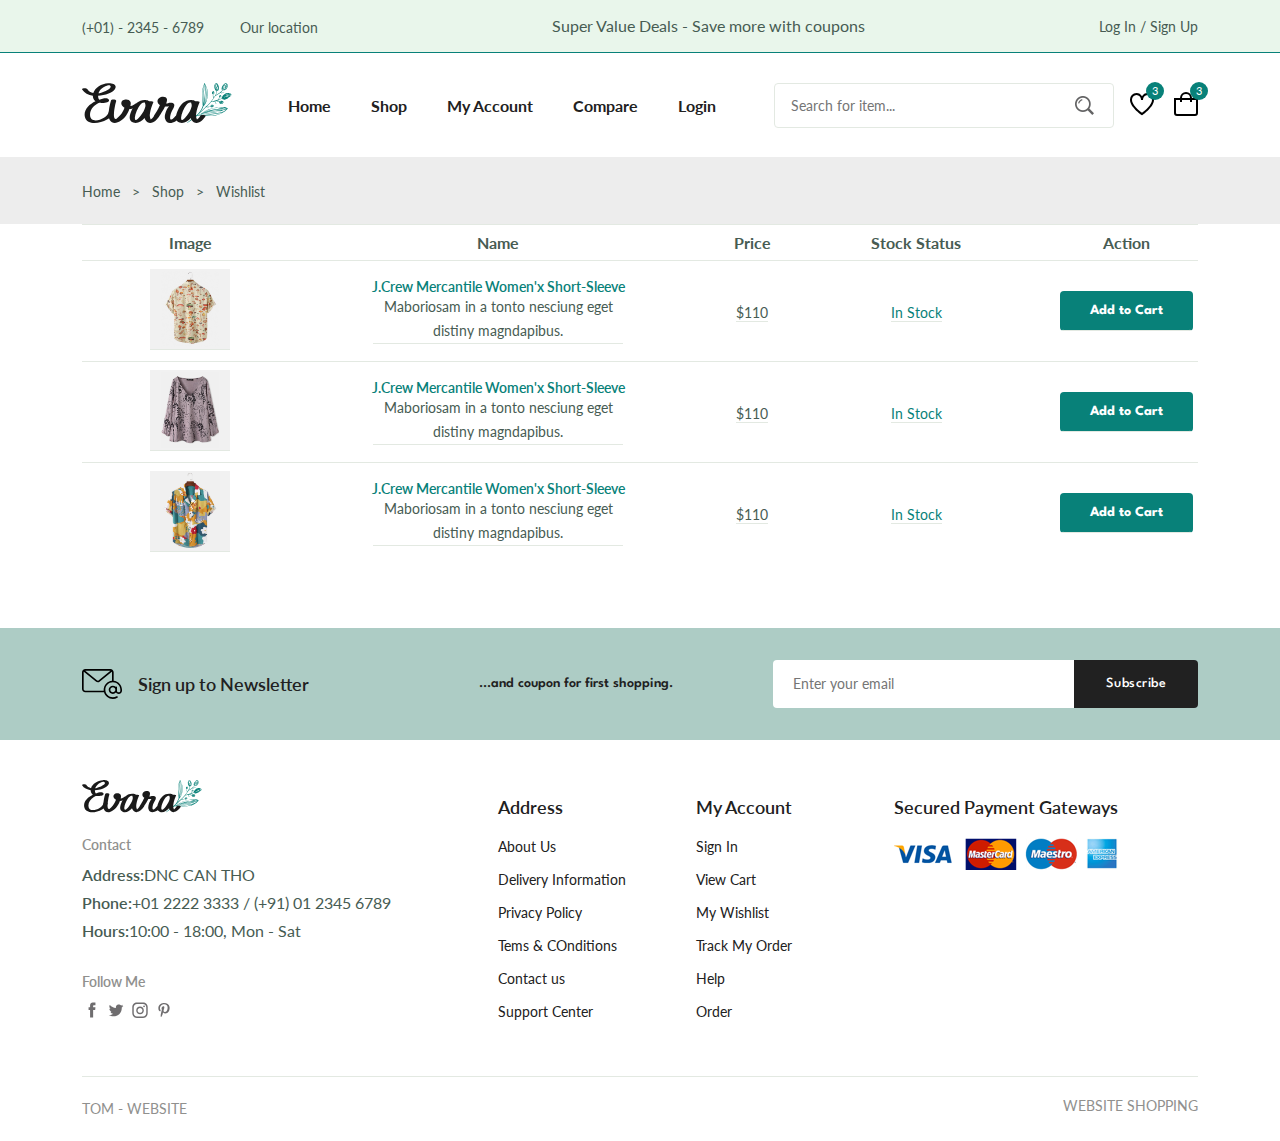
<file: wishlist.html>
<!DOCTYPE html>
<html lang="en">
  <head>
    <meta charset="UTF-8" />
    <meta name="viewport" content="width=device-width, initial-scale=1.0" />

   <!--=============== FLATICON ===============-->
   <link rel="stylesheet" href="https://cdn-uicons.flaticon.com/uicons-regular-straight/css/uicons-regular-straight.css" />

   <!--=============== SWIPER CSS ===============-->
   <link
   rel="stylesheet"
   href="https://cdn.jsdelivr.net/npm/swiper@11/swiper-bundle.min.css"
 />

   <!--=============== CSS ===============-->
   <link rel="stylesheet" href="assets/css/styles.css" />

    <title>Website-shopping</title>
  </head>
  <body>
    <!--=============== HEADER ===============-->
    <header class="header">
      <div class="header__top">
        <div class="header__container container">
          <div class="header__contact">
            <span>(+01) - 2345 - 6789</span> 
            <span>Our location</span>
          </div>
          <p class="header_alert-news">
            Super Value Deals - Save more with coupons
          </p>

          <a href="login-register.html" class="header__top-action">
            Log In / Sign Up
          </a>
        </div>
      </div>


      <nav class="nav container">
        <a href="index.html" class="nav__logo">
          <img src="assets/img/logo.svg" alt="" class="nav__logo-img">
        </a>
        <div class="nav__menu" id="nav-menu">
          <ul class="nav__list">

               <li class="nav__item">
                <a href="index.html" class="nav__link">Home</a>
               </li>

               <li class="nav__item">
                <a href="shop.html" class="nav__link">Shop</a>
               </li>

               <li class="nav__item">
                <a href="accounts.html" class="nav__link">My Account</a>
               </li>

               <li class="nav__item">
                <a href="compare.html" class="nav__link">Compare</a>
               </li>

               <li class="nav__item">
                <a href="login-register.html" class="nav__link">Login</a>
               </li>

          </ul>
          <div class="header__search">
            <input type="text" placeholder="Search for item..." 
            class="form__input"/>
            <button class="search__btn">
              <img src="assets/img/search.png" alt="">
            </button>
          </div>
        </div>

   <div class="header__user-actions">

      <a href="wishlist.html" class="header__action-btn">
        <img src="assets/img/icon-heart.svg" alt="">
        <span class="count">3</span>
      </a>

      <a href="cart.html" class="header__action-btn">
        <img src="assets/img/icon-cart.svg" alt="">
        <span class="count">3</span>
      </a>
    </div>
      </nav>
    </header>



    <!--=============== MAIN ===============-->
    <main class="main">
      <!--=============== BREADCRUMB ===============-->
       <section class="breadcrumb">
        <ul class="breadcrumb__list flex container">
          <li><a href="index.html" class="breadcrumb__link">Home</a></li>
          <li><span class="breadcrumb__link">></span></li>
          <li><span class="breadcrumb__link">Shop</span></li>
          <li><span class="breadcrumb__link">></span></li>
          <li><span class="breadcrumb__link">Wishlist</span></li>
        </ul>
      </section>

      <!--=============== WISHLIST ===============-->
      <section class="wishlist seciton--lg container">
        <div class="table__container">
          <table class="table">

            <tr>
              <th>Image</th>
              <th>Name</th>
              <th>Price</th>
              <th>Stock Status</th>
              <th>Action</th>
              <th>Remove</th>
            </tr>

            <tr>

              <td><img src="assets/img/product-1-2.jpg" alt="" class="table__img"></td>
              
              <td>
                <h3 class="table__title">
                  J.Crew Mercantile Women'x Short-Sleeve 
                </h3>
                <p class="table__description">
                  Maboriosam in a tonto nesciung eget distiny magndapibus.
                </p>
              </td>
              
              <td>
                <span class="table__price">$110</span>
              </td>
              
              <td> 
                 <span class="table__stock">In Stock</span>
              </td>

              <td>
                <a href="" class="btn btn btn--sm">Add to Cart</a>
              </td>

              <td>
                <i class="fi fi-rs-trash table__trash"></i>
              </td>

            </tr>

            <tr>

              <td><img src="assets/img/product-7-1.jpg" alt="" class="table__img"></td>
              
              <td>
                <h3 class="table__title">
                  J.Crew Mercantile Women'x Short-Sleeve 
                </h3>
                <p class="table__description">
                  Maboriosam in a tonto nesciung eget distiny magndapibus.
                </p>
              </td>
              
              <td>
                <span class="table__price">$110</span>
              </td>
              
              <td> 
                <span class="table__stock">In Stock</span>
             </td>

             <td>
               <a href="" class="btn btn btn--sm">Add to Cart</a>
             </td>

              <td>
                <i class="fi fi-rs-trash table__trash"></i>
              </td>

            </tr>

            <tr>

              <td><img src="assets/img/product-2-1.jpg" alt="" class="table__img"></td>
              
              <td>
                <h3 class="table__title">
                  J.Crew Mercantile Women'x Short-Sleeve 
                </h3>
                <p class="table__description">
                  Maboriosam in a tonto nesciung eget distiny magndapibus.
                </p>
              </td>
              
              <td>
                <span class="table__price">$110</span>
              </td>
              
              <td> 
                <span class="table__stock">In Stock</span>
             </td>

             <td>
               <a href="" class="btn btn btn--sm">Add to Cart</a>
             </td>

              <td>
                <i class="fi fi-rs-trash table__trash"></i>
              </td>

            </tr>

          </table>
        </div>
      </section>

      <!--=============== NEWSLETTER ===============-->
      <section class="newsletter section home__newsletter">
        <div class="newsletter__container container grid">
          <h3 class="newsletter__title flex">
            <img src="assets/img/icon-email.svg" alt="" class="newsletter__icon">
            Sign up to Newsletter
          </h3>
          <p class="newsletter__description">
            ...and coupon for first shopping.
          </p>
          <form action="" class="newsletter__form">
            <input type="text"  placeholder="Enter your email" class="newsletter__input">
            <button type="submit" class="newsletter__btn">Subscribe</button>
          </form>
        </div>
      </section>
    </main>

    <!--=============== FOOTER ===============-->
    <footer class="footer container">
      <div class="footer__container grid">

        <div class="footer__content">
          <a href="index.html" class="footer__logo">
            <img src="assets/img/logo.svg" alt="" class="footer__logo-img">
          </a>
          <h4 class="footer__subtitle">Contact</h4>

          <p class="footer__description">
          <span>Address:</span>DNC CAN THO
          </p>

          <p class="footer__description">
            <span>Phone:</span>+01 2222 3333 / (+91) 01 2345 6789
            </p>
  
            <p class="footer__description">
              <span>Hours:</span>10:00 - 18:00, Mon - Sat
              </p>

              <div class="footer__social">
                <h4 class="footer__subtitle">Follow Me</h4>
                <div class="footer__social-links flex">
                  <a href="">
                    <img src="assets/img/icon-facebook.svg" alt="" class="footer__social-icon">
                  </a>
                  <a href="">
                    <img src="assets/img/icon-twitter.svg" alt="" class="footer__social-icon">
                  </a>
                  <a href="">
                    <img src="assets/img/icon-instagram.svg" alt="" class="footer__social-icon">
                  </a>
                  <a href="">
                    <img src="assets/img/icon-pinterest.svg" alt="" class="footer__social-icon">
                  </a>
                </div>
              </div>
        </div>

        <div class="footer__content">
          <h3 class="footer__title">Address</h3>
          <ul class="footer__links">
            <li><a href="" class="footer__link">About Us</a></li>
            <li><a href="" class="footer__link">Delivery Information</a></li>
            <li><a href="" class="footer__link">Privacy Policy</a></li>
            <li><a href="" class="footer__link">Tems & COnditions</a></li>
            <li><a href="" class="footer__link">Contact us</a></li>
            <li><a href="" class="footer__link">Support Center</a></li>
          </ul>
        </div>

        <div class="footer__content">
          <h3 class="footer__title">My Account</h3>
          <ul class="footer__links">
            <li><a href="" class="footer__link">Sign In</a></li>
            <li><a href="" class="footer__link">View Cart</a></li>
            <li><a href="" class="footer__link">My Wishlist</a></li>
            <li><a href="" class="footer__link">Track My Order</a></li>
            <li><a href="" class="footer__link">Help</a></li>
            <li><a href="" class="footer__link">Order</a></li>
          </ul>
        </div>


        <div class="footer__content">
          <h3 class="footer__title">Secured Payment Gateways</h3>
          <img src="assets/img/payment-method.png" alt="" class="payment__img">
        </div>
      </div>

      <div class="footer__bottom">
        <p class="copyright">TOM - WEBSITE</p>
        <span class="designer">WEBSITE SHOPPING</span>
      </div>
    </footer>

    <!--=============== SWIPER JS ===============-->
    <script src="https://cdn.jsdelivr.net/npm/swiper@11/swiper-bundle.min.js"></script>

    <!--=============== MAIN JS ===============-->
    <script src="assets/js/main.js"></script>
  </body>
</html>
</file>
<file: assets/css/styles.css>
/*=============== GOOGLE FONTS ===============*/
@import url('https://fonts.googleapis.com/css2?family=Lato:wght@400;700&family=Spartan:wght@400;500;600;700&display=swap');

/*=============== VARIABLES CSS ===============*/
:root {
  --header-height:4rem ;

  /*========== Colors ==========*/

  --first-color: hsl(176,88%,27%) ;
  --first-color-alt:hsl(129,44%,94%) ;
  --second-color: hsl(34,94%,87%);
  --title-color: hsl(0,0%,13%);
  --text-color: hsl(154,13%,32%);
  --text-color-light: hsl(60,1%,56%);
  --body-color: hsl(0,0%,100%);
  --container-color: hsl(0,0%,93%);
  --border-color: hsl(129,36%,85%);
  --border-color-alt: hsl(113,15%,90%);

  /*========== Font and typography ==========*/
  /* .5rem = 8px | 1rem = 16px ... */
  --body-font: 'Lato', sans-serif;
  --second-font: 'Spartan' , sans-serif;
  --big-font-size:3.5rem ;
  --h1-font-size: 2.75rem;
  --h2-font-size: 2rem;
  --h3-font-size: 1.75rem;
  --h4-font-size: 1.375rem;
  --large-font-size: 1.125rem;
  --normal-font-size: 1rem;
  --small-font-size: 0.875rem;
  --smaller-font-size: 0.75rem;
  --tiny-font-size: 0.6875rem;

  /*========== Font weight ==========*/
  --weight-400: 400;
  --weight-500: 500;
  --weight-600: 600;
  --weight-700: 700;

  /*========== Transition ==========*/
  --transition: cubic-bezier(0,0,0.05,1);
}

/* Responsive typography */
@media screen and (max-width: 1200px) {
  :root {
    --big-font-size:2.25rem;
    --h1-font-size:2rem;
    --h2-font-size: 1.375rem;
    --h3-font-size: 1.25rem;
    --h4-font-size: 1.125rem;
    --large-font-size: 1rem;
    --normal-font-size: 0.9375rem;
    --small-font-size: 0.8125rem;
    --smaller-font-size: 0.6875rem;
    --tiny-font-size:0.625rem;
  }
}

/*=============== BASE ===============*/
*{
  margin: 0;
  padding: 0;
  box-sizing: border-box;
}

input,
textarea,
body {
  color: var(--text-color);
  font-family: var(--body-font);
  font-size: var(--normal-font-size);
  font-weight: var(--weight-400);
}

body {
  background-color: var(--body-color);

}

h1,
h2,
h3,
h4 {
  font-family: var(--second-color);
  color: var(--title-color);
  font-weight: var(--weight-600);
}

ul {
  list-style: none;
}

a {
  text-decoration: none;
}

p {
  line-height: 1.5rem;
}

img {
  max-width: 100%;

}

button,
textarea,
input {
  background-color: transparent;
  border: none;
  outline: none;
}


/*=============== REUSABLE CSS CLASSES ===============*/
.container {
  max-width: 1320px;
  margin-inline: auto;
  padding-inline: .75rem;
}
.grid {
  display: grid;
  gap: 1.5rem;
}

.section {
  padding-block: 2rem;
}
.section__title {
  font-size: var(--h4-font-size);
  margin-bottom: 1.5rem;
}

.section__title span {
color: var(--first-color);
}
.section--lg {
  padding-block:4rem;
}
.form__input {
  border: 1px solid var(--border-color-alt);
  padding-inline:1rem;
  height: 45px;
  border-radius: .25rem;
  font-size: var(--small-font-size);
}

.flex {
  display: flex;
  align-items: center;
  column-gap: .5rem;
}

.new__price {
  color: var(--first-color);
  font-weight: var(--weight-600);
}

.old__price {
  color: var(--text-color-light);
  font-size: var(--small-font-size);
  text-decoration: line-through;
}
/*=============== HEADER & NAV ===============*/
.header__top {
  background-color: var(--first-color-alt);
  border-bottom: 1px solid var(--first-color);
  padding-block: 0.875rem;
}

.header__container {
  display: flex;
  align-items: center;
  justify-content: space-between;
}

.header__contact span:first-child {
  margin-right: 2rem;
}

.header__contact span,
.header__alert-news,
.header__top-action {
  font-size: var(--small-font-size);
}

.header__alert-news {
  color: var(--text-color-light);
  font-weight: var(--weight-600);
}

.header__top-action {
  color: var(--text-color);
}


.nav,
.nav__menu,
.nav__list,
.header__user-actions {
  display: flex;
  align-items: center;

}

.nav {
  height: calc(var(--header-height) + 2.5rem);
  justify-content: space-between;
  column-gap: 1rem;
}

.nav__logo-img {
  width: 150px;
}

.nav__menu {
  flex-grow: 1;
  margin-left: 2.5rem;
}

.nav__list {
  column-gap: 2.5rem;
  margin-right: auto;
}

.nav__link {
  color: var(--title-color);
  font-weight: var(--weight-700);
  transition: all 0.2s var(--transition);
}

.header__search {
  width: 340px;
  position: relative;
}

.header__search .form__input {
  width: 100%;
}


.header__user-actions {
  column-gap: 1.25rem;
}

.search__btn {
  position: absolute;
  top: 24%;
  right: 1.25rem;
  cursor: pointer;
}

.header__action-btn {
  position: relative;
}

.header__action-btn img {
  width: 24px;
}

.header__action-btn .count {
  position: absolute;
  top: -0.625rem;
  right: -0.625rem;
  background-color: var(--first-color);
  color: var(--body-color);
  height: 18px;
  width: 18px;
  line-height: 18px;
  border-radius: 50%;
  text-align: center;
  font-size: var(--tiny-font-size);
}


/* Active link */
.active-link,
.nav__link:hover {
  color: var(--first-color);
}


/*=============== HOME ===============*/
.home__container {
  grid-template-columns: 5fr 7fr;
  align-items: center;
}

.home__subtitle,
.home__description {
  font-size: var(--large-font-size);
}

.home__subtitle {
  font-family: var(--second-font);
  font-weight: var(--weight-600);
  margin-bottom: 1rem;
  display: block;
}

.home__title {
  font-size: var(--h1-font-size);
  font-weight: var(--weight-700);
  line-height: 1.4;
}


.home__title span {
  color: var(--first-color);
  font-size: var(--big-font-size);
}

.home__description {
  margin-block: .5rem 2rem;
}

.home__img {
  justify-self: flex-end;
}


.btn {
  display: inline-block;
  background-color: var(--first-color);
  border: 2px solid var(--first-color);
  color: var(--body-color);
  padding-inline: 1.75rem;
  height: 49px;
  line-height: 49px;
  border-radius: .25rem;
  font-family: var(--second-font);
  font-size: var(--small-font-size);
  font-weight: var(--weight-700);
  transition: all 0.4s var(--transition);
}

.btn:hover {
  background-color: transparent;
  color: var(--first-color);
}

.btn-md {
  font-family: var(--body-font);
  height: 45px;
  line-height: 42px;
}
/*=============== CATEGORIES ===============*/
.categories {
  overflow: hidden;
}
.category__item {
  text-align: center;
  border: 1px solid var(--border-color);
  padding: 0.625rem 0.625rem 1.25rem;
  border-radius: 1.25rem;
}

.category__img {
  border-radius: 0.75rem;
  margin-bottom: 1.25rem;
}


.category__title {
  color: var(--text-color);
  font-size: var(--small-font-size);
}
/* Swiper class */
.swiper {
  overflow: initial;
}

.swiper-button-next::after,
.swiper-button-prev::after {
  content: '';
}
.swiper-button-next,
.swiper-button-prev {
  top: -1.875rem;
  background-color: var(--first-color-alt);
  border: 1px solid var(--border-color);
  width: 30px;
  height: 30px;
  border-radius: 50%;
  color: var(--first-color);
  font-size: var(--tiny-font-size);
}

.swiper-button-prev {
  left: initial;
  right: 2.5rem;
}
.swiper-button-next {
  right: 0;
}
/*=============== PRODUCTS ===============*/
.tab__btns {
  display: flex;
  flex-wrap: wrap;
  gap: 0.75rem;
  margin-bottom: 2rem;
}

.tab__btn {
  background-color: var(--container-color);
  color: var(--title-color);
  padding: 1rem 1.25rem 0.875rem;
  border-radius: .25rem;
  font-family: var(--second-font);
  font-size: var(--small-font-size);
  font-weight: var(--weight-600);
  cursor: pointer;
}


.products__container {
  grid-template-columns: repeat(4,1fr);
}
.product__item {
  border: 1px solid var(--border-color);
  border-radius: 1.5rem;  
  transition: all .2s var(--transition);
}
.product__banner {
  padding: .625rem 0.75rem 0.75rem;
}

.product__banner,
.product__images {
  position: relative; 
}

.product__images {
  display: block;
  overflow: hidden;
  border-radius: 1.25rem;
}
.product__img {
  vertical-align: middle;
  transition: all 1.5s var(--transition);
}
.product__item:hover .product__img {
  transform: scale(1.1);
}

.product__img.hover {
  position: absolute;
  top: 0;
  left: 0;
}
.product__actions {
  position: absolute;
  top: 50%;
  left: 50%;
  transform: translate(-50%,-50%);
  display: flex;
  column-gap: 0.5rem;
  transition: all .2s var(--transition);
}

.action__btn {
  width: 40px;
  height: 40px;
  line-height: 42px;
  text-align: center;
  border-radius: 50%;
  background-color: var(--first-color-alt);
  border: 1px solid var(--border-color);
  color: var(--text-color);
  font-size: var(--small-font-size);
  position: relative;
}

.action__btn::before,
.action__btn::after {
  position: absolute;
  left: 50%;
  transform: translateX(-50%);
  transition: all .3s cubic-bezier(0.71, 1.7, 0.77, 1.24);
}

.action__btn::before {
  content: '';
  top: -2px;
  border: .5rem solid transparent;
  border-top-color:var(--first-color);
}

.action__btn::after {
  content: attr(aria-label);
  bottom: 100%;
  background-color: var(--first-color);
  color: var(--body-color);
  font-size: var(--tiny-font-size);
  white-space: nowrap;
  padding-inline: 0.625rem;
  border-radius: 0.25rem;
  line-height: 2.58;
}

.product__badge {
  position: absolute;
  left: 1.2rem;
  top: 1.25rem;
  background-color: var(--first-color);
  color: var(--body-color);
  padding: .25rem .625rem;
  border-radius: 2.5rem;
  font-size: var(--tiny-font-size);
}
.product__badge.light-pink {
  background-color: hsl(341,100%,73%);
}
.product__badge.light-green {
  background-color: hsl(155,20%,67%);
}
.product__badge.light-orange {
  background-color: hsl(24,100%,73%);
}
.product__badge.light-blue {
  background-color: hsl(202,53%,76%);
}

.product__content {
  padding: 0 1.25rem 1.125rem;
  position: relative;
}

.product__category {
  color: var(--text-color-light);
  font-size: var(--smaller-font-size);
}
.product__title {
  font-size: var(--normal-font-size);
  margin-block:0.75rem 0.5rem;
}

.product__rating {
  color: hsl(42,100%,50%);
  font-size: var(--smaller-font-size);
  margin-bottom: 0.75rem;
}

.product__price .new__price {
  font-size: var(--large-font-size);
}

.cart__btn {
  position: absolute;
  bottom: 1.6rem;
  right: 1.25rem;
}

/* Active Tab */
.tab__btn.active-tab {
  color: var(--first-color);
  background-color: var(--second-color);
}

.tab__item:not(.active-tab) {
  display: none;
}
/* Product Hover */
.product__img.hover,
.product__actions,
.action__btn::before,
.action__btn::after,
.product__item:hover .product__img.default {
  opacity: 0;
}

.product__item:hover {
  box-shadow: 0 0 10px hsla(0,0%,0%,0.1);
}
.product__item:hover .product__img.hover,
.product__item:hover .product__actions,
.action__btn:hover::before,
.action__btn:hover::after{
  opacity: 1;
}

.action__btn:hover::before,
.action__btn:hover::after {
  transform: translateX(-50%) translateY(-0.5rem);
}

.action__btn:hover {
  background-color: var(--first-color);
  border-color: var(--first-color);
  color: var(--body-color);
}




/*=============== DEALS ===============*/
.deals__container {
  grid-template-columns: repeat(2,1fr);
}

.deals__item:nth-child(1) {
  background-image: url(../img/deals-1.jpg);
}

.deals__item:nth-child(2) {
  background-image: url(../img/deals-2.png);
}

.deals__item {
padding: 3rem;
background-size: cover;
background-position: center;
display: flex;
flex-direction: column;
row-gap: 1.5rem;
}

.deals__brand {
  color: var(--first-color);
  font-size: var(--h3-font-size);
  margin-bottom:.25rem;
}

.deals__category {
  font-family: var(--second-font);
  font-size: var(--small-font-size);
}

.deals__title {
  max-width: 240px;
  font-size: var(--large-font-size);
  font-weight: var(--weight-400);
  line-height: 1.3;
}

.deals__price .new__price,
.deals__price .old__price {
  font-size: var(--large-font-size);
}

.deals__price .new__price {
  color: hsl(352,100%,60%);
}
.deals__countdown-text {
  margin-bottom: 0.25rem;
}

.countdown {
  display: flex;
  column-gap: 1.5rem;
}

.countdown__amount {
  position: relative;
}

.countdown__amount::after {
  content:':';
  color: var(--title-color);
  font-size: var(--large-font-size);
  position: absolute;
  right: -25%;
  top: 20%;
}


.countdown__period {
  background-color: var(--first-color);
  color: var(--body-color);
  width: 60px;
  height: 50px;
  line-height: 50px;
  text-align: center;
  border-radius: .25rem;
  font-size: var(--large-font-size);
  font-weight: var(--weight-600);
  margin-bottom: .5rem;
}

.unit {
  font-size: var(--small-font-size);
  text-align: center;
  display: block;
}

.deals__btn .btn {
  background-color: transparent;
  color: var(--first-color);
}

/*=============== NEW ARRIVALS ===============*/
.new__arrivals {
  overflow: hidden;
}
/*=============== SHOWCASE ===============*/
.showcase__container {
  grid-template-columns: repeat(4,1fr);
}

.showcase__wrapper .section__title {
font-size: var(--normal-font-size);
border-bottom: 1px solid var(--border-color-alt);
padding-bottom: .75rem;
margin-bottom: 2rem;
position: relative;
}

.showcase__wrapper .section__title::before {
  content:'';
  position: absolute;
  left: 0;
  bottom: -1.3px;
  width: 50px;
  height: 2px;
  background-color: var(--first-color);
}

.showcase__item {
  display: flex;
  align-items: center;
  column-gap: 1.5rem;
}

.showcase__item:not(:last-child) {
  margin-bottom: 1.5rem;
}

.showcase__img-box {
  width: 86px;
}

.showcase__content {
  width: calc(100% - 110px);
}

.showcase__title {
  font-size: var(--small-font-size);
  font-weight: var(--weight-500);
  white-space: nowrap;
  overflow: hidden;
  text-overflow: ellipsis;
  margin-bottom: .5rem;
}
/*=============== NEWSLETTER ===============*/
.newsletter {
  background-color: hsl(166,23%,74%);
}
.home__newsletter {
  margin-top: 2rem;
}
.newsletter__container {
  grid-template-columns: repeat(2,3.5fr) 5fr;
  align-items: center;
  column-gap: 3rem;
}


.newsletter__title {
  column-gap: 1rem;
  font-size: var(--large-font-size);
}
.newsletter__icon {
  width: 40px;
}

.newsletter__description {
  color: var(--title-color);
  font-family: var(--second-font);
  font-size: var(--small-font-size);
  font-weight: var(--weight-600);
  text-align: center;
}

.newsletter__form {
  display: flex;
}
.newsletter__input,
.newsletter__btn {
  font-size: var(--small-font-size);
}
.newsletter__input {
  background-color: var(--body-color);
  padding-inline: 1.25rem;
  width: 100%;
  height: 48px;
  border-radius: .25rem 0 0 0.25rem;
}

.newsletter__btn {
  background-color: var(--title-color);
  color: var(--body-color);
  padding-inline: 2rem;
  border-radius: 0 0.25rem 0.25rem 0;
  font-family: var(--second-font);
  font-weight: var(--weight-500);
  letter-spacing: .5px;
  cursor: pointer;
  transition: all .3s var(--transition);
}


.newsletter__btn:hover {
  background-color: var(--first-color);
}


/*=============== FOOTER ===============*/
.footer__container {
  grid-template-columns: 4.5fr repeat(2,2fr) 3.5fr;
  padding-block: 2.5rem;
}

.footer__logo-img {
  width: 120px;
}
.footer__subtitle {
  color: var(--text-color-light);
  font-size: var(--small-font-size);
  margin-block:1.25rem 0.625rem;
}

.footer__description {
  margin-bottom:0.25rem;
}

.footer__description span {
  font-weight: var(--weight-600);
}

.footer__social .footer__subtitle {
  margin-top: 1.875rem;
}
.footer__social-links {
  column-gap: 0.25rem;
}

.footer__social-icon {
  width: 20px;
  opacity: 0.7;
}

.footer__title {
  font-size: var(--large-font-size);
  margin-block:1rem 1.25rem;
}


.footer__link {
  color: var(--title-color);
  font-size: var(--small-font-size);
  margin-bottom: 1rem;
  display: block;
  transition: all .3s var(--transition);
}


.footer__link:hover {
  color: var(--first-color);
  margin-left: .25rem;
}

.footer__bottom {
  display: flex;
  justify-content: space-between;
  padding-block:1.25rem;
  border-top: 1px solid var(--border-color-alt); 
}

.copyright,
.designer {
  color: var(--text-color-light);
  font-size: var(--small-font-size);
}
/*=============== BREADCRUMBS ===============*/
.breadcrumb {
  background-color: var(--container-color);
  padding-block:1.5rem;
}

.breadcrumb__list {
  column-gap: .75rem;
}

.breadcrumb__link {
  color: var(--text-color);
  font-size: var(--small-font-size);
}


/*=============== SHOP ===============*/
.total__products {
  margin-bottom: 2.5rem;
}

.total__products span {
  color: var(--first-color);
  font-weight: var(--weight-600);
}


.pagination {
  display: flex;
  column-gap: 0.625rem;
  margin-top: 2.75rem;
}

.pagination__link {
  display: inline-block;
  width: 34px;
  height: 34px;
  line-height: 34px;
  text-align: center;
  border-radius: .25rem;
  color: var(--text-color);
  font-size: var(--small-font-size);
  font-weight: var(--weight-700);
  transition: all 0.15s var(--transition);
}

.pagination__link.active,
.pagination__link:hover {
  background-color: var(--first-color);
  color: var(--body-color);
}

.pagination__link.icon {
  border-top-right-radius:50%;
  border-bottom-right-radius:50%;
}
/*=============== DETAILS ===============*/
.details__container {
  grid-template-columns: 5.5fr 6.5fr;
}
.details__img {
  margin-bottom: 0.5rem;
}
.details__small-images {
  grid-template-columns: repeat(4,1fr);
  column-gap: 0.625rem;
}

.details__small-img {
  cursor: pointer;
}

.details__title {
  font-size: var(--h2-font-size);
}

.details__brand {
  font-size: var(--small-font-size);
  margin-block: 1rem;
}

.details__brand span {
color: var(--first-color);
}

.details__price {
  border-top:1px solid var(--border-color-alt);
  border-bottom: 1px solid var(--border-color-alt);
  padding-block:1rem;
  column-gap: 1rem;
}


.details__price .new__price {
  font-size: var(--h2-font-size);
}

.details__price .old__price {
  font-size: var(--normal-font-size);
  font-weight: var(--weight-500);

}

.short__description {
  margin-block: 1rem 2rem;
}

.list__item,
.meta__list {
  font-size: var(--small-font-size);
  margin-bottom: 0.75rem;
}

.details__color,
.details__size {
  column-gap: .75rem;
}

.details__color {
  margin-block:2rem 1.5rem;
}

.details__size {
  margin-bottom: 2.5rem;
}
.details__color-title,
.details__size-title {
  font-size: var(--small-font-size);
  font-weight: var(--weight-600);

}

.color__list,
.size__list {
  display: flex;
  column-gap: 0.25rem;
}

.color__link {
  width: 26px;
  height: 26px;
  border-radius: 50%;
  display: block;
}

.size__link {
  border: 1px solid var(--border-color-alt);
  padding: .375rem .75rem 0.5rem;
  color: var(--text-color);
  font-size: var(--small-font-size);
}


.size-active {
  background-color: var(--first-color);
  color: var(--body-color);
}

.details__action {
  display: flex;
  column-gap: 0.375rem;
  margin-bottom: 3.25rem;
}

.quantity,
.details__action-btn {
  border: 1px solid var(--border-color-alt);
  font-size: var(--small-font-size);

}

.quantity {
  max-width: 80px;
  padding-block:0.5rem;
  padding-inline:1rem 0.5rem;
  border-radius: .25rem;
}

.btn--md,
.btn-sm {
  font-family: var(--body-color);
}


.btn-md {
  height: 45px;
  line-height: 42px;
}
.btn--sm {
  height: 40px;
  line-height: 36px;
}
.details__action-btn {
  color: var(--text-color);
  line-height: 40px;
  padding-inline: 0.75rem;
}

.details__meta {
  border-top: 1px solid var(--border-color-alt);
  padding-top:1rem;
}
/*=============== DETAILS INFO & REVIEWS ===============*/
.detail__tabs {
  display: flex;
  column-gap: 1.75rem;
  margin-bottom: 3rem;
}

.detail__tab {
  font-family: var(--second-font);
  font-size: var(--large-font-size);
  font-weight: var(--weight-600);
  cursor: pointer;
}

.detail__tab.active-tab {
color: var(--first-color);
}

.details__tab-content:not(.active-tab) {
  display: none;
}

.info__table tr th,
.info__table tr td {
  border: 1px solid var(--border-color-alt);
  padding: 0.625rem 1.25rem;
}
.info__table tr th {
  font-weight: var(--weight-500);
  text-align: left;
}

.info__table tr td {
  color: var(--text-color-light);
}
table {
  width: 100%;
  border-collapse:collapse;
}

.reviews__container {
  padding-bottom: 3rem;
  row-gap: 1.25rem;
}

.review__single {
  border-bottom: 1px solid var(--border-color-alt);
  padding-bottom: 1.25rem;
  display: flex;
  align-items: flex-start;
  column-gap: 1.5rem;
}

.review__single:last-child {
  padding-bottom: 3rem;
}

.review__img {
  width: 70px;
  border-radius: 50%;
  margin-bottom: 0.5rem;
}

.review__title {
  font-size: var(--tiny-font-size);
}

.review__data {
  width: calc(100% - 94px);
}

.review__description {
  margin-bottom:0.5rem;
}

.review__rating {
  color: hsl(42,100%,50%); 
  margin-bottom: .25rem;
}

.review__rating,
.review__date {
  font-size: var(--small-font-size);
}

.review__form-title {
  font-size: var(--large-font-size);
  margin-bottom: 1rem;
}


.rate__product {
  margin-bottom: 2rem;
}

.form {
  row-gap: 1rem;
}

.form__group {
  grid-template-columns: repeat(2,1fr);
  gap: 1rem;
}

.textarea {
  height: 200px;
  padding-block:1rem;
  resize: none;
}




/*=============== CART ===============*/
.table__container {
  overflow: auto;
}

.table {
  table-layout: fixed;
  margin-bottom: 2rem;
}
.table tr {
  border-top: 1px solid var(--border-color-alt);
}

.table tr :last-child {
  border-bottom: 1px solid var(--border-color-alt);
}


.table tr th:nth-child(1),
.table tr td:nth-child(1) {
  width: 216px;
}

.table tr th:nth-child(2),
.table tr td:nth-child(2) {
  width: 400px;
}

.table tr th:nth-child(3),
.table tr td:nth-child(3) {
  width: 108px;
}

.table tr th:nth-child(4),
.table tr td:nth-child(4) {
  width: 220px;
}

.table tr th:nth-child(5),
.table tr td:nth-child(5) {
  width: 200px;
}

.table tr th:nth-child(6),
.table tr td:nth-child(6) {
  width: 152px;
}


.table__img {
  width: 80px;
}

.table tr th,
.table tr td {
  padding: 0.5rem;
  text-align: center;
}

.table__title,
.table__description,
.table__price,
.table__subtotal,
.table__trash,
.table__stock {
  font-size: var(--small-font-size);
}

.table__title,
.table__stock {
  color: var(--first-color);
}

.table__description {
  max-width: 250px;
  margin-inline:auto;
}

.table__trash {
  color: var(--text-color-light);
}

.cart__actions {
  display: flex;
  justify-content: flex-end;
  flex-wrap: wrap;
  gap: .75rem;
  margin-top: 1.5rem;
}

.divider {
  position: relative;
  text-align: center;
  margin-block:3rem;
}

.divider::before {
  content:'';
  position: absolute;
  top: 50%;
  left: 0;
  width: 100%;
  border-top:2px solid var(--border-color-alt) ;
}

.divider i {
  color: var(--text-color-light);
  background-color: var(--body-color);
  font-size: 1.25rem;
  padding-inline: 1.25rem;
  position: relative;
  z-index: 10;
}


.cart__group {
 grid-template-columns: repeat(2,1fr);
 align-items: flex-start;
}

.cart__shipping .section__title,
.cart__coupon .section__title,
.cart__total .section__title {
  font-size: var(--large-font-size);
  margin-bottom: 1rem;
}

.cart__coupon {
  margin-top: 3rem;
}

.coupon__form .form__group {
  align-items: center;
}

.cart__total {
  border: 1px solid var(--border-color-alt);
  border-radius: 0.25rem;
  padding: 1.75rem;
}

.cart__total-table {
  margin-bottom: 1rem;
}

.cart__total-table tr td {
  border: 1px solid var(--border-color-alt);
  padding: .75rem .5rem;
  width: 50%;
}

.cart__total-title {
  font-size: var(--small-font-size);
}

.cart__total-price {
  color: var(--first-color);
  font-weight: var(--weight-700);
}

.cart__total .btn {
  display: inline-flex;
}



/*=============== CART OTHERS ===============*/

/*=============== WISHLIST ===============*/

/*=============== CHECKOUT ===============*/
.checkout__container {
  grid-template-columns: repeat(2,1fr);
}
.checkout__group:nth-child(2) {
  border: 1px solid var(--border-color-alt);
  padding: 2rem;
  border-radius: 0.5rem;
  margin-top: 2.75rem;
  margin-bottom: 2.75rem;
}

.checkout__group .section__title {
  font-size: var(--large-font-size);
}

.checkout__title {
  font-size: var(--small-font-size);
}
.order__table tr th,
.order__table tr td {
  border: 1px solid var(--border-color-alt);
  padding: .5rem;
  text-align: center;
}

.order__table tr th {
  color: var(--title-color);
  font-size: var(--small-font-size);
}

.order__img {
  width: 80px;
}

.table__quantity,
.order__subtitle {
  font-size: var(--small-font-size);
}

.order__grand-total {
  color: var(--first-color);
  font-size: var(--large-font-size);
  font-weight: var(--weight-700);  
}

.payment__methods {
  margin-block:2.5rem 2.75rem;
}

.payment__title {
  margin-bottom: 1.5rem;
}


.payment__option {
  margin-bottom: 1rem;
}

.payment__input {
  accent-color: var(--first-color);
}

.payment__label {
  font-size: var(--small-font-size);
}
/*=============== COMPARE ===============*/
.compare__table {
  margin-top:2.75rem;
  margin-bottom:2.75rem;
}
.compare__table tr th,
.compare__table tr td {
  padding: .5rem;
  border: 1px solid var(--border-color-alt);
}


.compare__table tr th {
  color: var(--text-color-light);
  font-size: var(--small-font-size);
}

.compare__table tr td {
  text-align: center;
}

.compare__color {
  justify-content: center;
}

.table__weight,
.tab__dimension {
  font-size: var(--small-font-size);
}
/*=============== LOGIN & REGISTER ===============*/
.login-register__container {
  grid-template-columns: repeat(2,1fr);
  align-items: flex-start;
  margin-top: 2rem;
  margin-bottom: 2rem;
}

.login,
.register {
  border: 1px solid var(--border-color-alt);
  padding: 2rem;
  border-radius: .5rem;
}

/*=============== ACCOUNTS ===============*/
.accounts__container {
  grid-template-columns:4fr 8fr;
}

.account__tabs {
  border: 1px solid var(--border-color-alt);
  border-radius: 0.25rem;
}

.account__tab {
  padding: 1rem 2rem;
  color: var(--title-color);
  font-size: var(--small-font-size);
  display: flex;
  align-items: center;
  column-gap: .625rem;
  cursor: pointer;
}

.account__tab.active-tab {
  background-color: var(--first-color);
  color: var(--body-color);
}

.account__tab:not(:last-child) {
  border-bottom: 1px solid var(--border-color-alt);
}

.tab__content:not(.active-tab) {
  display: none;
}

.tab__content {
  border: 1px solid var(--border-color-alt);
}

.tab__header {
  background-color: var(--container-color);
  border-bottom: 1px solid var(--border-color-alt);
  padding: 1rem;
  font-size: var(--small-font-size);
}

.tab__body {
  padding: 1rem;
}

.placed__order-table tr th {
  color: var(--title-color);
  text-align: left;
}

.placed__order-table tr th,
.placed__order-table tr td {
  border: 1px solid var(--border-color-alt);
  padding: 0.5rem;
  font-size: var(--small-font-size);
}

.view__order,
.edit {
  color: var(--first-color);
}

.address {
  font-style: normal;
  font-size: var(--small-font-size);
  line-height: 1.5rem;
}

.city {
  margin-bottom: .25rem;
}

.edit {
  font-size: var(--small-font-size);
}
.nav__menu-top,
.nav__toggle {
  display: none;
}
/*=============== BREAKPOINTS ===============*/
/* For large devices */
@media screen and (max-width: 1400px) {
  .container {
    max-width: 1140px;
  }
  .products__container,
  .showcase__container {
    grid-template-columns: repeat(3,1fr);
  }

.accounts__container {
  grid-template-columns: 3fr 9fr;
}
}

@media screen and (max-width: 1200px) {
  .container {
    max-width: 960px;
  }

  .header__top {
    display: none;
  }

  .nav {
    height: calc(var(--header-height) + 1.5rem);
  }
  .nav__logo-img {
    width: 116px;
  }

  .nav__menu {
    position: fixed;
    /*initial let right:0 then code and let right:-100% */
    right: -100%;
    top: 0;
    max-width: 400px;
    width: 100%;
    height: 100%;
    padding: 1.25rem 2rem;
    background-color: var(--body-color);
    z-index: 100; 
    flex-direction: column;
    align-items: flex-start;
    row-gap: 2rem;
    box-shadow: 0 0 15px hsla(0,0%,0%,0.1);
    transition: all 0.25s var(--transition);
  }

  .show-menu {
    right: 0;
  }
  .nav__list {
    order: 1;
    flex-direction: column;
    align-items: flex-start;
    row-gap: 1.5rem;
  }

  .nav__link {
    font-size: var(--large-font-size);
  }

  .header__search .form__input {
    border-color:var(--first-color) ;
  }
  .nav__menu-top,
.nav__toggle {
  display: flex;
}

.nav__menu-top {
  align-items: center;
  justify-content: space-between;
  width: 100%;
  margin-bottom: 1.25rem;
}

.nav__menu-logo img {
  width: 100px;
}

.nav__close {
  font-size: var(--h2-font-size);
  line-height: 1rem;
}

.header__action-btn img {
  width: 21px;
}
.home__container {
  grid-template-columns: 5.5fr 6.5fr;
}
  .countdown {
    column-gap: 1rem;
  }

  .countdown__period {
    width: 36px;
    height: 36px;
    line-height: 36px;
  }

  .countdown__amount::after {
    right: -30%;
    top: 14%;
  }
  .swiper-button-next,
  .swiper-button-prev {
    top: -28px;
    width: 26px;
    height: 26px;
  }

  .swiper-button-prev {
    right: 36px;
  }

  .account__tab {
    padding: 0.75rem 1rem;
  }

  .checkout__group:nth-child(2) {
    padding: 1.5rem;
  }
  .details__brand {
    margin-block:0.75rem;
  }
  .details__price {
    padding-block:0.75rem;
  }
  .short__description {
    margin-bottom: 1.5rem;
  }
  .details__color {
    margin-block:1.75rem 1.25rem;
  }

  .details__size {
    margin-bottom: 2.25rem;
  }
  .color__link {
    width: 22px;
    height: 22px;
  }
  .size__link {
    padding: .375rem 0.625rem;
  }
  .details__action {
    margin-bottom: 2.75rem;
  }
}


/* For medium devices */
@media screen and (max-width: 992px) {
  .container {
    max-width: 740px;
  }
  .home__container,
  .deals__container,
  .checkout__container,
  .newsletter__container,
  .accounts__container,
  .cart__group {
    grid-template-columns: 1fr;
  }
  .cart__group {
    row-gap: 2.75rem;
  }
  .home__img {
    justify-self: center;
  }

  .btn {
    height: 45px;
    line-height: 45px;
  }

  .btn--md {
    height: 42px;
    line-height: 39px;
  }

  .btn--sm {
    height: 38px;
    line-height: 35px;
  }
  .newsletter__description {
    display: none;
  }
  .products__container,
  .showcase__container,
  .footer__container,
  .details__container {
    grid-template-columns: repeat(2,1fr);
  }
  .login,
  .register {
    padding: 1.25rem;
  }

  .table tr th:nth-child(1),
.table tr td:nth-child(1) {
  width: 140px;
}

.table tr th:nth-child(2),
.table tr td:nth-child(2) {
  width: 330px;
}

.table tr th:nth-child(3),
.table tr td:nth-child(3) {
  width: 80px;
}

.table tr th:nth-child(4),
.table tr td:nth-child(4) {
  width: 160px;
}

.table tr th:nth-child(5),
.table tr td:nth-child(5) {
  width: 160px;
}

.table tr th:nth-child(6),
.table tr td:nth-child(6) {
  width: 100px;
}
}

@media screen and (max-width: 768px) {
  .container {
    max-width: 540px;
  }
  .products__container,
  .showcase__container,
  .footer__container,
  .login-register__container,
  .deals__container,
  .details__container {
    grid-template-columns: 100%;
  }
  .tab__header,
  .tab__body {
    padding: 0.75rem;
  }

  .compare__table tr td {
    display: block;
  }
}

/* For small devices */
@media screen and (max-width: 576px) {
  .category__item {
    padding-bottom: 1rem;
  }
  .category__img {
    margin-bottom: 1rem;
  }
  .deals__item,
  .checkout__group:nth-child(2) {
    padding: 1.25rem;
  }

  .pagination {
    column-gap: .5rem;
    margin-top: 2.5rem;
  }
 
  .pagination__link {
    width: 30px;
    height: 30px;
    line-height: 30px;
  }
  .placed__order-table th,
  .order__table tr th {
    display: none;
  }
  .placed__order-table tr td,
  .order__table tr td,
  .info__table tr th,
  .info__table tr td {
    display: block;
  }
  .form__group {
    grid-template-columns: 1fr;
  }

  .cart__total {
    padding: 1.25rem;
  }
  .payment__methods {
    margin-block:2.25rem 2.5rem;
  }
  .detail__tabs {
    column-gap: 1.25rem;
    margin-bottom: 2.5rem;
  }
  .review__single {
    column-gap: 1rem;
  }
  .footer__title {
    margin-top: .25rem;
  }
  .footer__bottom {
    flex-direction: column;
    align-items: center;
  }
}

@media screen and (max-width: 350px) {
  .action__btn {
    width: 36px;
    height: 36px;
    line-height: 38px;
  }
  .cart__btn {
    bottom: 1.4rem;
    right: 1.25rem;
  }
  .showcase__item {
    column-gap: 1rem;
  }
  .showcase__img {
    width: 70px;
  }
  .showcase__content {
    width: calc(100% - 86px);
  }

  .swiper-button-next,
  .swiper-button-prev {
    display: none;
  }
  .compare__table tr th,
  .cart__total-table tr td {
    display: block;
  }
}
</file>
